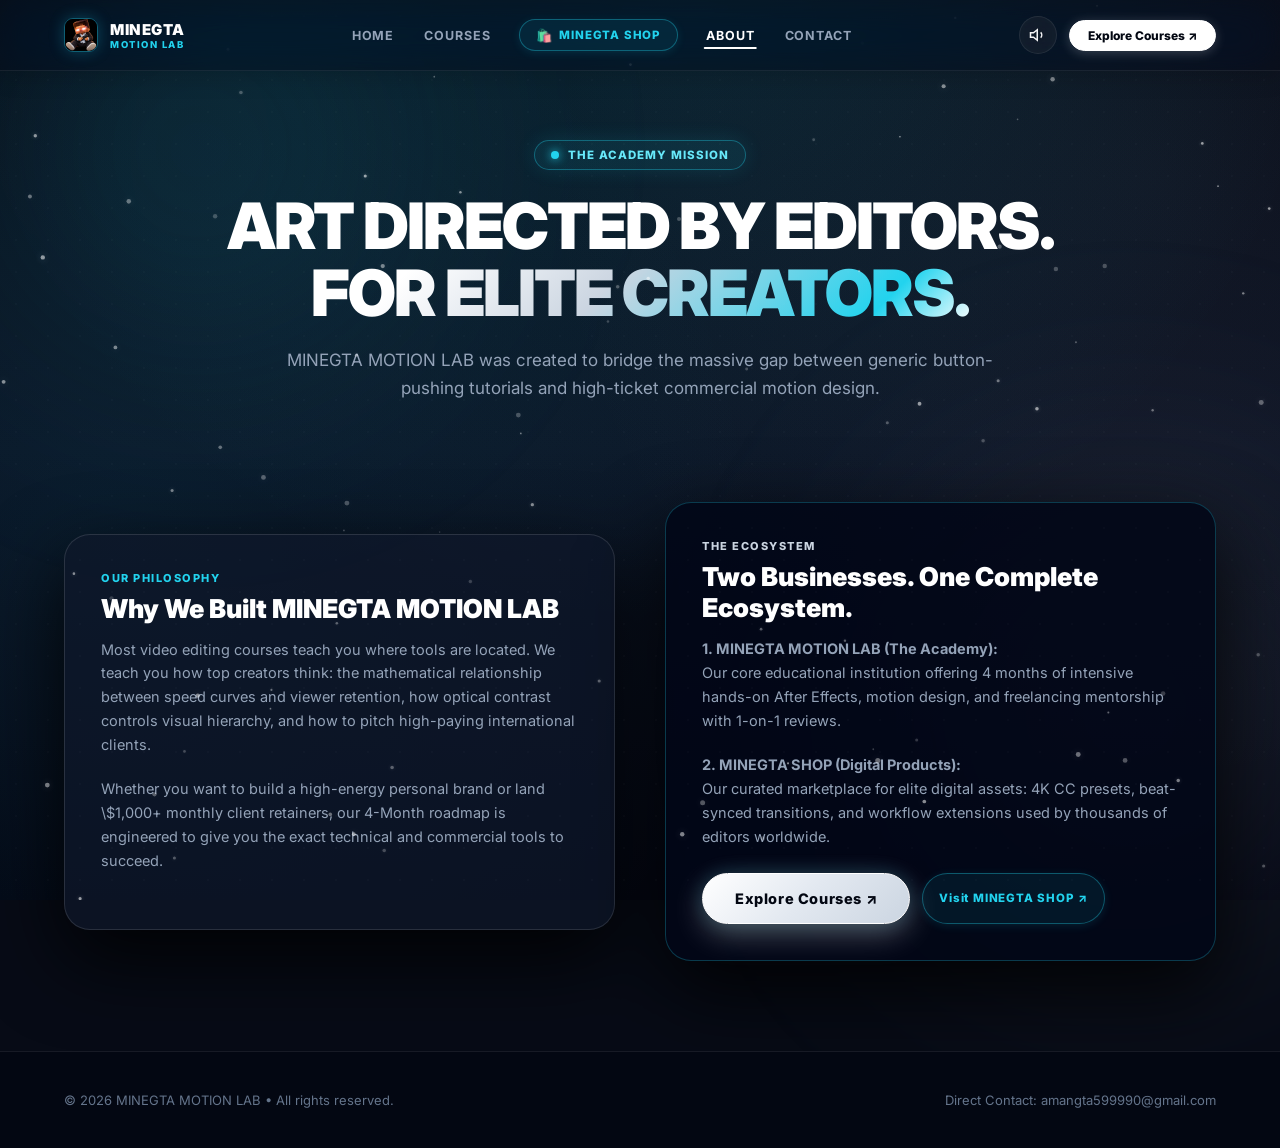
<file: about.html>
<!DOCTYPE html>
<html lang="en">
<head>
  <meta charset="UTF-8">
  <meta name="viewport" content="width=device-width, initial-scale=1.0">
  <title>About MINEGTA MOTION LAB — Creative Vision &amp; Mentorship</title>
  <meta name="description" content="Discover MINEGTA MOTION LAB: India's premier online creative academy for After Effects, Motion Graphics, and High-Ticket Freelance Mastery by Aman.">
  <link rel="icon" type="image/x-icon" href="images/favicon.ico">
  <link rel="icon" type="image/png" sizes="32x32" href="images/favicon-face-32x32.png">
  <link rel="icon" type="image/png" sizes="16x16" href="images/favicon-face-16x16.png">
  <link rel="apple-touch-icon" sizes="180x180" href="images/apple-touch-icon.png">

  <!-- Fonts & Stylesheet -->
  <link rel="preconnect" href="https://fonts.googleapis.com">
  <link rel="preconnect" href="https://fonts.gstatic.com" crossorigin>
  <link href="https://fonts.googleapis.com/css2?family=Inter:wght@300;400;500;600;700;800;900&family=JetBrains+Mono:wght@500;700;800&display=swap" rel="stylesheet">
  <link rel="stylesheet" href="style.css">
</head>
<body id="top">

  <!-- Reading Progress Bar -->
  <div class="progress" id="progress"></div>

  <!-- Ambient background canvas -->
  <canvas id="weatherCanvas" aria-hidden="true"></canvas>
  <div class="ambient-glow ambient-glow-1"></div>
  <div class="ambient-glow ambient-glow-2"></div>

  <!-- Navigation -->
  <nav class="nav" id="nav">
    <div class="nav-inner">
      <a class="nav-brand" href="index.html" aria-label="MINEGTA MOTION LAB Homepage">
        <img class="nav-brand-img" src="images/website-icon.png" alt="Icon" width="34" height="34">
        <div class="nav-brand-text">
          <span class="nav-brand-title">MINEGTA</span>
          <span class="nav-brand-sub">MOTION LAB</span>
        </div>
      </a>

      <div class="nav-menu-links" id="navLinks">
        <a href="index.html">HOME</a>
        <a href="courses.html">COURSES</a>
        <a href="shop.html" class="nav-shop-pill">
          <span class="shop-bag-icon">🛍️</span>
          <span>MINEGTA SHOP</span>
        </a>
        <a href="about.html" class="active">ABOUT</a>
        <a href="contact.html">CONTACT</a>
      </div>

      <div class="nav-actions">
        <button class="sound-toggle" id="soundToggle" title="Toggle audio" aria-label="Toggle Audio">
          <span class="sound-icon-container">
            <svg class="sound-svg sound-svg-active" viewBox="0 0 24 24" fill="none" stroke="currentColor" stroke-width="2"><polygon points="11 5 6 9 2 9 2 15 6 15 11 19 11 5"></polygon><path d="M15.54 8.46a5 5 0 0 1 0 7.07"></path></svg>
            <svg class="sound-svg sound-svg-muted" viewBox="0 0 24 24" fill="none" stroke="currentColor" stroke-width="2"><polygon points="11 5 6 9 2 9 2 15 6 15 11 19 11 5"></polygon><line x1="22" y1="9" x2="16" y2="15"></line></svg>
          </span>
        </button>
        <a class="nav-cta-btn" href="courses.html">Explore Courses ↗</a>
        <button class="menu" id="menu" aria-label="Toggle Menu">☰</button>
      </div>
    </div>
  </nav>

  <!-- About Hero -->
  <header class="academy-hero" style="min-height:auto; padding:140px 5% 50px 5%;">
    <div style="max-width:920px; margin:0 auto; text-align:center;">
      <div class="academy-eyebrow-badge">
        <span class="eyebrow-live-dot"></span>
        <span>THE ACADEMY MISSION</span>
      </div>
      <h1 class="academy-hero-title" style="font-size:clamp(36px, 5.5vw, 64px);">
        ART DIRECTED BY EDITORS.<br>
        <span class="academy-title-gradient">FOR ELITE CREATORS.</span>
      </h1>
      <p class="academy-hero-desc" style="max-width:760px; margin:0 auto 30px auto;">
        MINEGTA MOTION LAB was created to bridge the massive gap between generic button-pushing tutorials and high-ticket commercial motion design.
      </p>
    </div>
  </header>

  <main>
    <section class="academy-about-section" style="padding-top:20px;">
      <div class="about-split-grid">
        <div class="about-card-frame">
          <div style="font-size:11px; font-weight:800; color:#22d3ee; letter-spacing:1.5px; text-transform:uppercase; margin-bottom:8px;">OUR PHILOSOPHY</div>
          <h3>Why We Built MINEGTA MOTION LAB</h3>
          <p>
            Most video editing courses teach you where tools are located. We teach you how top creators think: the mathematical relationship between speed curves and viewer retention, how optical contrast controls visual hierarchy, and how to pitch high-paying international clients.
          </p>
          <p>
            Whether you want to build a high-energy personal brand or land \$1,000+ monthly client retainers, our 4-Month roadmap is engineered to give you the exact technical and commercial tools to succeed.
          </p>
        </div>

        <div class="about-card-frame" style="background:rgba(2,6,23,0.85); border-color:rgba(34,211,238,0.25);">
          <div style="font-size:11px; font-weight:800; color:#cbd5e1; letter-spacing:1.5px; text-transform:uppercase; margin-bottom:8px;">THE ECOSYSTEM</div>
          <h3>Two Businesses. One Complete Ecosystem.</h3>
          <p>
            <strong>1. MINEGTA MOTION LAB (The Academy):</strong><br>
            Our core educational institution offering 4 months of intensive hands-on After Effects, motion design, and freelancing mentorship with 1-on-1 reviews.
          </p>
          <p style="margin-top:14px;">
            <strong>2. MINEGTA SHOP (Digital Products):</strong><br>
            Our curated marketplace for elite digital assets: 4K CC presets, beat-synced transitions, and workflow extensions used by thousands of editors worldwide.
          </p>
          <div style="margin-top:24px; display:flex; gap:12px; flex-wrap:wrap;">
            <a class="btn-academy-primary" href="courses.html">Explore Courses ↗</a>
            <a class="nav-shop-pill" href="shop.html">Visit MINEGTA SHOP ↗</a>
          </div>
        </div>
      </div>
    </section>
  </main>

  <!-- Footer -->
  <footer>
    <div class="footer-in">
      <span>© 2026 MINEGTA MOTION LAB • All rights reserved.</span>
      <div class="footer-meta-wrap">
        <span>Direct Contact: amangta599990@gmail.com</span>
      </div>
    </div>
  </footer>

  <script src="script.js"></script>
</body>
</html>
</file>
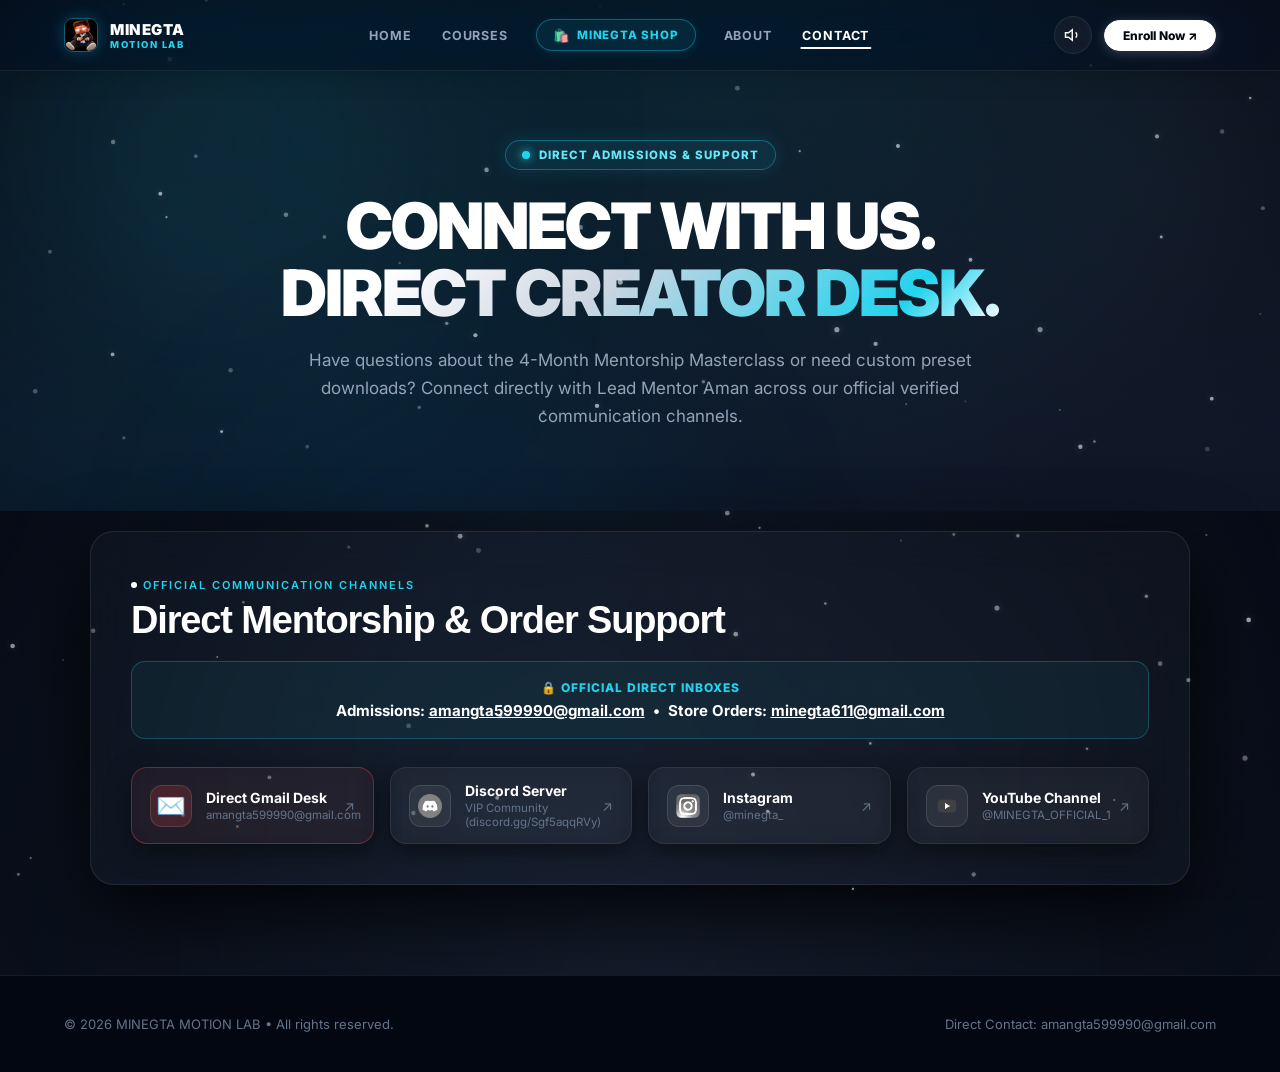
<file: contact.html>
<!DOCTYPE html>
<html lang="en">
<head>
  <meta charset="UTF-8">
  <meta name="viewport" content="width=device-width, initial-scale=1.0">
  <title>Contact &amp; Admissions — MINEGTA MOTION LAB</title>
  <meta name="description" content="Direct contact and admission desk for MINEGTA MOTION LAB & MINEGTA SHOP. Contact Lead Mentor Aman directly via Gmail or Discord.">
  <link rel="icon" type="image/x-icon" href="images/favicon.ico">
  <link rel="icon" type="image/png" sizes="32x32" href="images/favicon-face-32x32.png">
  <link rel="icon" type="image/png" sizes="16x16" href="images/favicon-face-16x16.png">
  <link rel="apple-touch-icon" sizes="180x180" href="images/apple-touch-icon.png">

  <!-- Fonts & Stylesheet -->
  <link rel="preconnect" href="https://fonts.googleapis.com">
  <link rel="preconnect" href="https://fonts.gstatic.com" crossorigin>
  <link href="https://fonts.googleapis.com/css2?family=Inter:wght@300;400;500;600;700;800;900&family=JetBrains+Mono:wght@500;700;800&display=swap" rel="stylesheet">
  <link rel="stylesheet" href="style.css">
</head>
<body id="top">

  <!-- Reading Progress Bar -->
  <div class="progress" id="progress"></div>

  <!-- Ambient background canvas -->
  <canvas id="weatherCanvas" aria-hidden="true"></canvas>
  <div class="ambient-glow ambient-glow-1"></div>
  <div class="ambient-glow ambient-glow-3"></div>

  <!-- Navigation -->
  <nav class="nav" id="nav">
    <div class="nav-inner">
      <a class="nav-brand" href="index.html" aria-label="MINEGTA MOTION LAB Homepage">
        <img class="nav-brand-img" src="images/website-icon.png" alt="Icon" width="34" height="34">
        <div class="nav-brand-text">
          <span class="nav-brand-title">MINEGTA</span>
          <span class="nav-brand-sub">MOTION LAB</span>
        </div>
      </a>

      <div class="nav-menu-links" id="navLinks">
        <a href="index.html">HOME</a>
        <a href="courses.html">COURSES</a>
        <a href="shop.html" class="nav-shop-pill">
          <span class="shop-bag-icon">🛍️</span>
          <span>MINEGTA SHOP</span>
        </a>
        <a href="about.html">ABOUT</a>
        <a href="contact.html" class="active">CONTACT</a>
      </div>

      <div class="nav-actions">
        <button class="sound-toggle" id="soundToggle" title="Toggle audio" aria-label="Toggle Audio">
          <span class="sound-icon-container">
            <svg class="sound-svg sound-svg-active" viewBox="0 0 24 24" fill="none" stroke="currentColor" stroke-width="2"><polygon points="11 5 6 9 2 9 2 15 6 15 11 19 11 5"></polygon><path d="M15.54 8.46a5 5 0 0 1 0 7.07"></path></svg>
            <svg class="sound-svg sound-svg-muted" viewBox="0 0 24 24" fill="none" stroke="currentColor" stroke-width="2"><polygon points="11 5 6 9 2 9 2 15 6 15 11 19 11 5"></polygon><line x1="22" y1="9" x2="16" y2="15"></line></svg>
          </span>
        </button>
        <a class="nav-cta-btn" href="courses.html#apply">Enroll Now ↗</a>
        <button class="menu" id="menu" aria-label="Toggle Menu">☰</button>
      </div>
    </div>
  </nav>

  <!-- Contact Hero -->
  <header class="academy-hero" style="min-height:auto; padding:140px 5% 50px 5%;">
    <div style="max-width:920px; margin:0 auto; text-align:center;">
      <div class="academy-eyebrow-badge">
        <span class="eyebrow-live-dot"></span>
        <span>DIRECT ADMISSIONS &amp; SUPPORT</span>
      </div>
      <h1 class="academy-hero-title" style="font-size:clamp(36px, 5.5vw, 64px);">
        CONNECT WITH US.<br>
        <span class="academy-title-gradient">DIRECT CREATOR DESK.</span>
      </h1>
      <p class="academy-hero-desc" style="max-width:760px; margin:0 auto 30px auto;">
        Have questions about the 4-Month Mentorship Masterclass or need custom preset downloads? Connect directly with Lead Mentor Aman across our official verified communication channels.
      </p>
    </div>
  </header>

  <main>
    <section class="academy-contact-section" style="padding-top:20px; padding-bottom:90px;">
      <div class="feature-box" style="max-width:1100px; margin:0 auto;">
        <div class="eyebrow" style="color:#22d3ee;">Official Communication Channels</div>
        <h3>Direct Mentorship &amp; Order Support</h3>
        
        <div style="margin:20px 0; padding:18px; border-radius:14px; background:rgba(34,211,238,0.06); border:1px solid rgba(34,211,238,0.25); text-align:center;">
          <div style="font-size:12px; font-weight:800; color:#22d3ee; letter-spacing:1px; text-transform:uppercase; margin-bottom:6px;">
            🔒 OFFICIAL DIRECT INBOXES
          </div>
          <div style="font-size:15px; color:#ffffff; font-weight:700;">
            Admissions: <a href="mailto:amangta599990@gmail.com" style="color:#ffffff; text-decoration:underline;">amangta599990@gmail.com</a>
            &nbsp;•&nbsp;
            Store Orders: <a href="mailto:minegta611@gmail.com" style="color:#ffffff; text-decoration:underline;">minegta611@gmail.com</a>
          </div>
        </div>

        <!-- Social Channels Grid -->
        <div class="socials-grid">
          <!-- Direct Gmail Desk -->
          <a class="social-btn" href="mailto:amangta599990@gmail.com?subject=Enquiry%20-%20MINEGTA%20MOTION%20LAB&body=Hello%20Aman,%0D%0A%0D%0AI%20have%20an%20enquiry%20regarding%20MINEGTA%20MOTION%20LAB%20Courses%20and%20Digital%20Products.%0D%0A%0D%0A[Please%20write%20your%20question%20here]" aria-label="Official Gmail Desk" style="border-color:rgba(239,68,68,0.4); background:rgba(239,68,68,0.06);">
            <div class="social-icon-wrapper" style="background:rgba(239,68,68,0.18); font-size:24px; display:flex; align-items:center; justify-content:center;">
              ✉️
            </div>
            <div class="social-info">
              <span class="social-name">Direct Gmail Desk</span>
              <span class="social-tag">amangta599990@gmail.com</span>
            </div>
            <span class="social-arrow">↗</span>
          </a>

          <!-- Discord VIP Community -->
          <a class="social-btn social-discord" href="https://discord.gg/Sgf5aqqRVy" target="_blank" rel="noopener noreferrer" aria-label="Official Discord">
            <div class="social-icon-wrapper">
              <img class="social-brand-img" src="images/icon-discord.png" alt="Discord Logo" width="32" height="32" loading="lazy">
            </div>
            <div class="social-info">
              <span class="social-name">Discord Server</span>
              <span class="social-tag">VIP Community (discord.gg/Sgf5aqqRVy)</span>
            </div>
            <span class="social-arrow">↗</span>
          </a>

          <!-- Instagram -->
          <a class="social-btn social-instagram" href="https://www.instagram.com/minegta_?stkn=MTVidTk5bm9mb25pbg==" target="_blank" rel="noopener noreferrer" aria-label="Official Instagram">
            <div class="social-icon-wrapper">
              <img class="social-brand-img" src="images/icon-instagram.png" alt="Instagram Logo" width="32" height="32" loading="lazy">
            </div>
            <div class="social-info">
              <span class="social-name">Instagram</span>
              <span class="social-tag">@minegta_</span>
            </div>
            <span class="social-arrow">↗</span>
          </a>

          <!-- YouTube -->
          <a class="social-btn social-youtube" href="https://www.youtube.com/@MINEGTA_OFFICIAL_1" target="_blank" rel="noopener noreferrer" aria-label="Official YouTube">
            <div class="social-icon-wrapper">
              <img class="social-brand-img" src="images/icon-youtube.png" alt="YouTube Logo" width="32" height="32" loading="lazy">
            </div>
            <div class="social-info">
              <span class="social-name">YouTube Channel</span>
              <span class="social-tag">@MINEGTA_OFFICIAL_1</span>
            </div>
            <span class="social-arrow">↗</span>
          </a>
        </div>
      </div>
    </section>
  </main>

  <!-- Footer -->
  <footer>
    <div class="footer-in">
      <span>© 2026 MINEGTA MOTION LAB • All rights reserved.</span>
      <div class="footer-meta-wrap">
        <span>Direct Contact: amangta599990@gmail.com</span>
      </div>
    </div>
  </footer>

  <script src="script.js"></script>
</body>
</html>
</file>
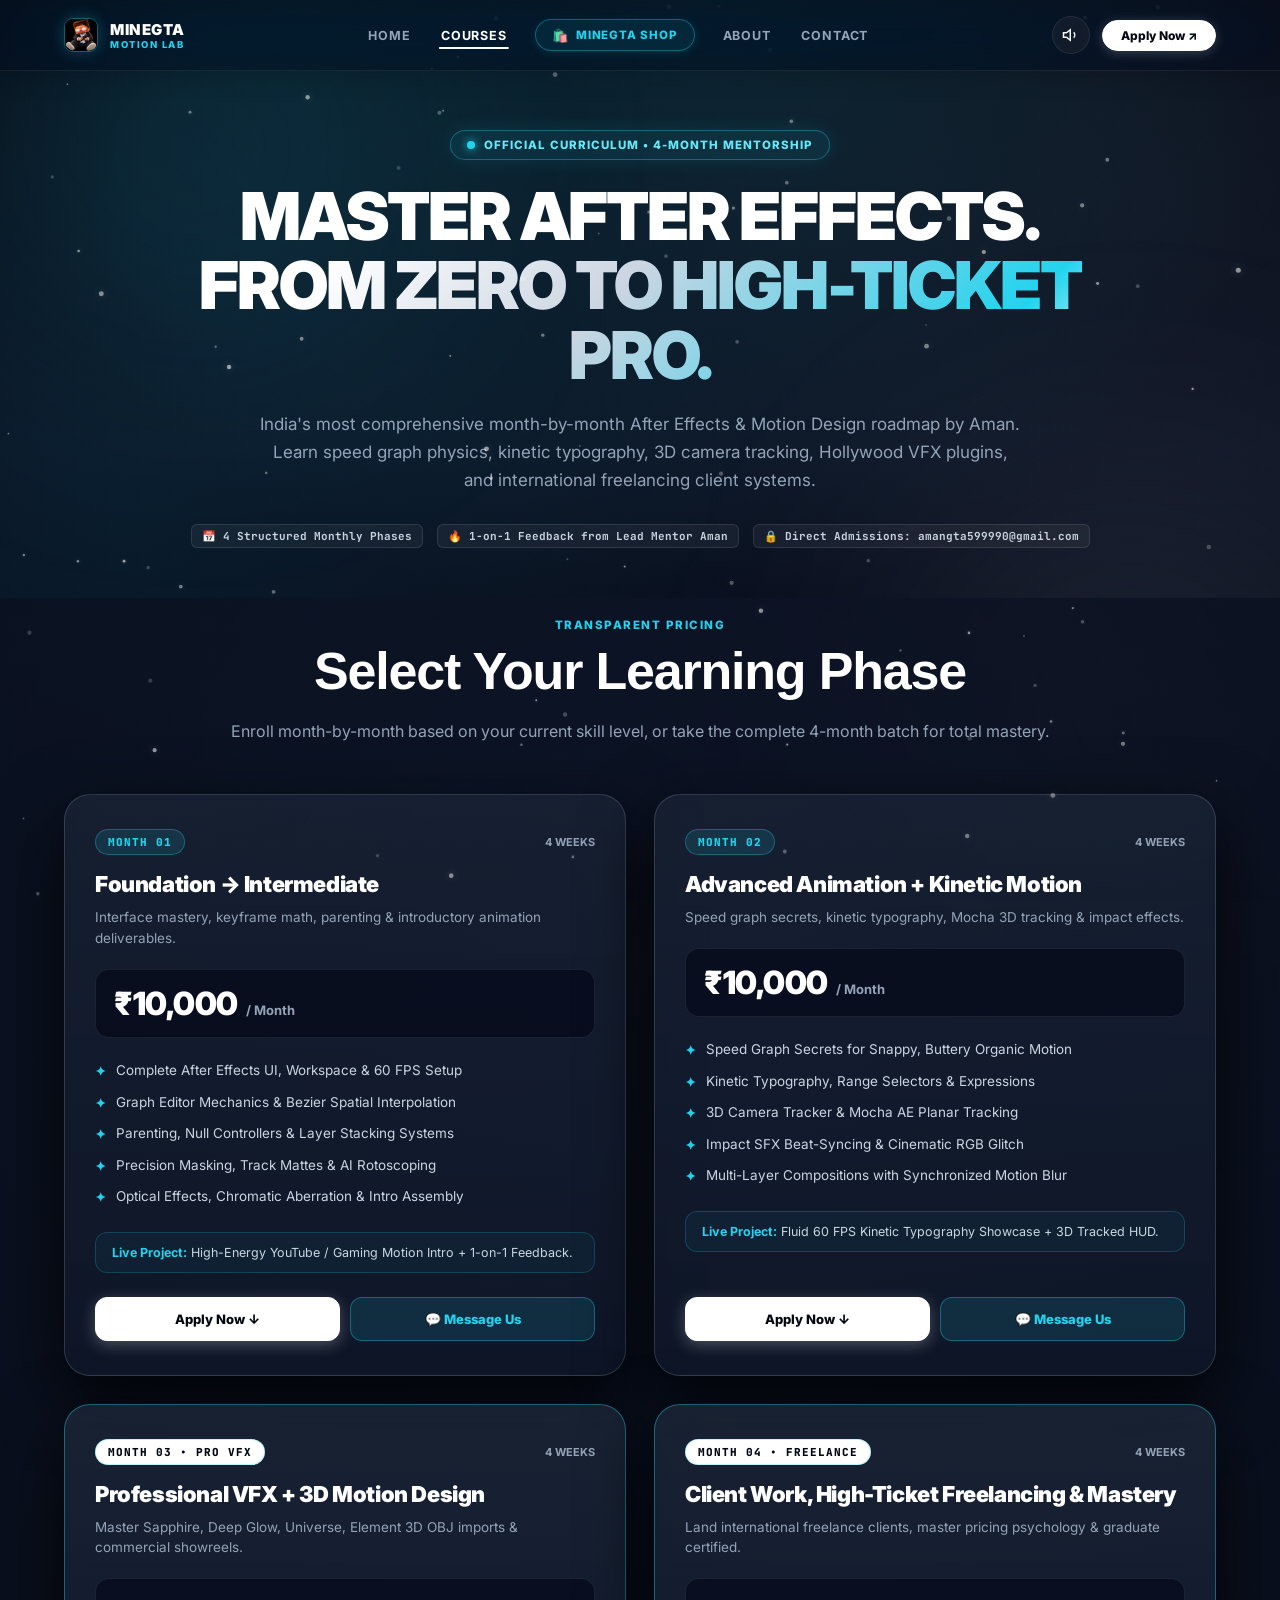
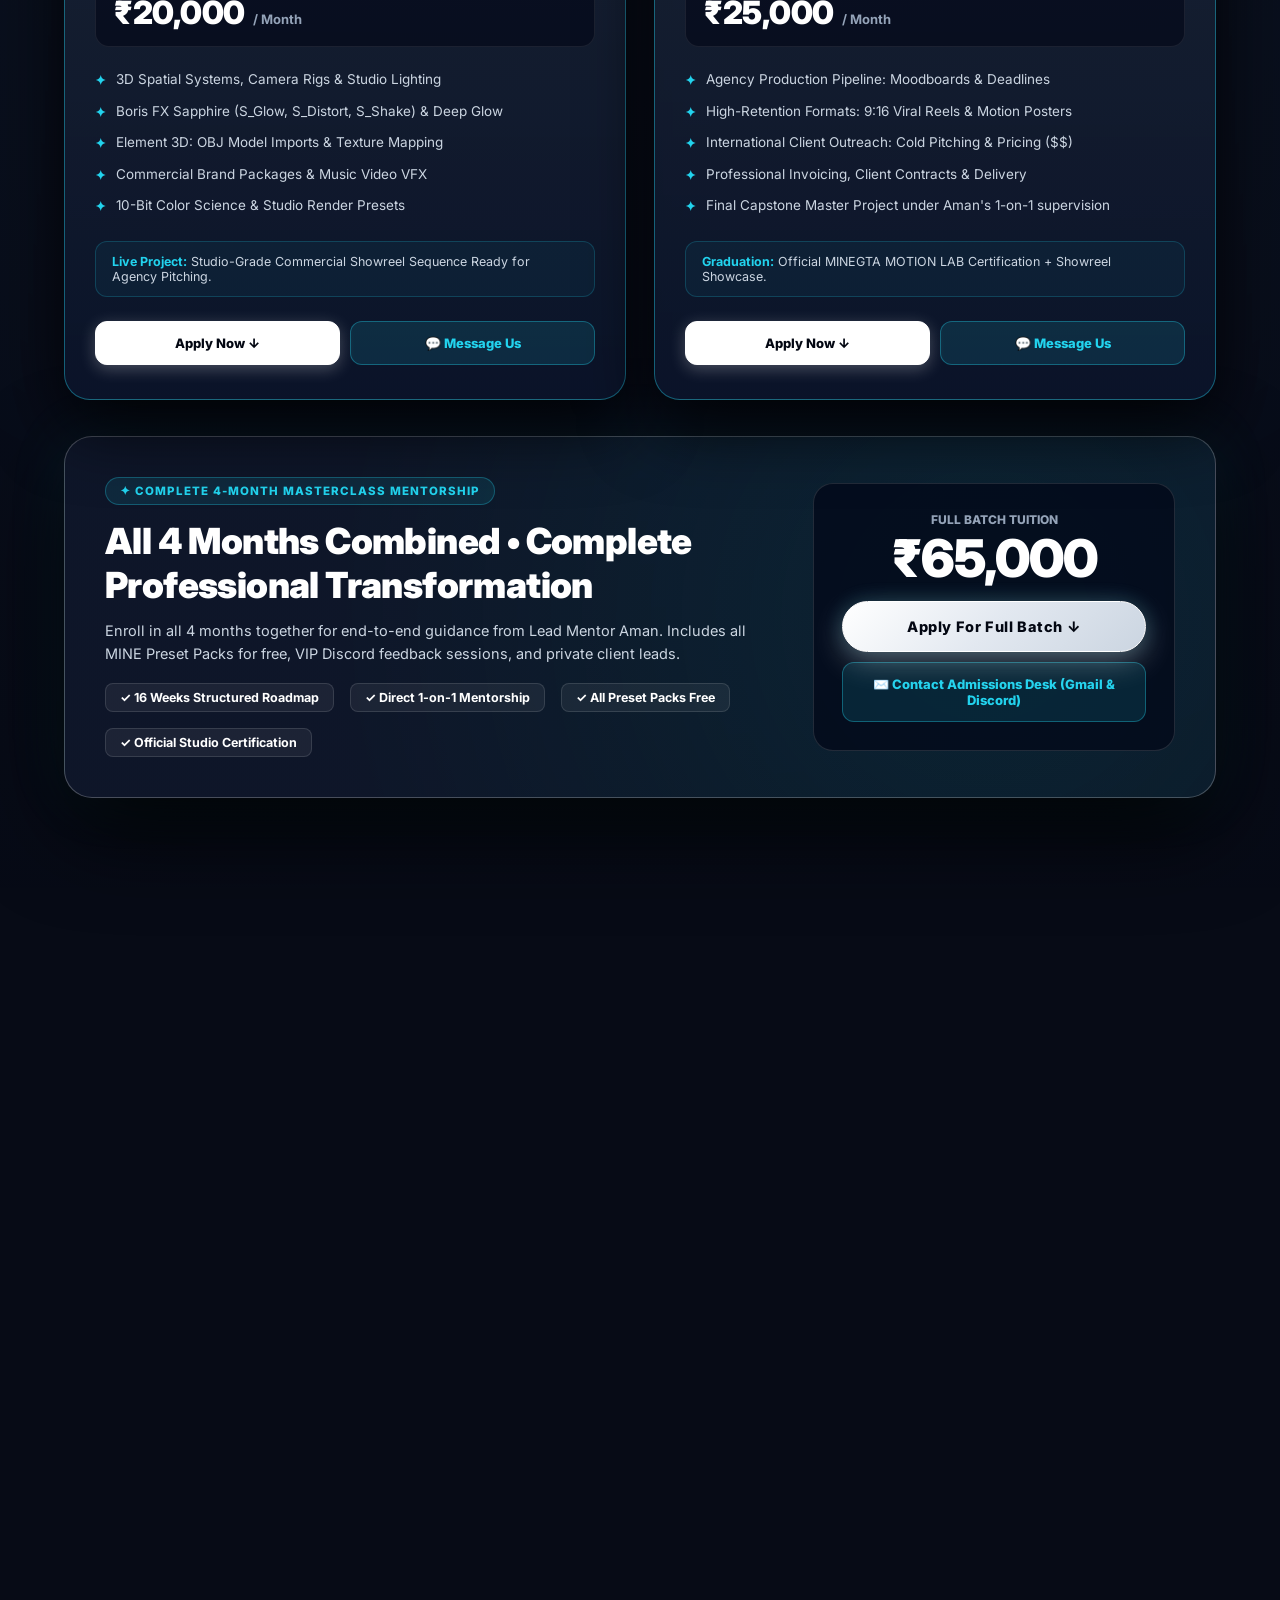
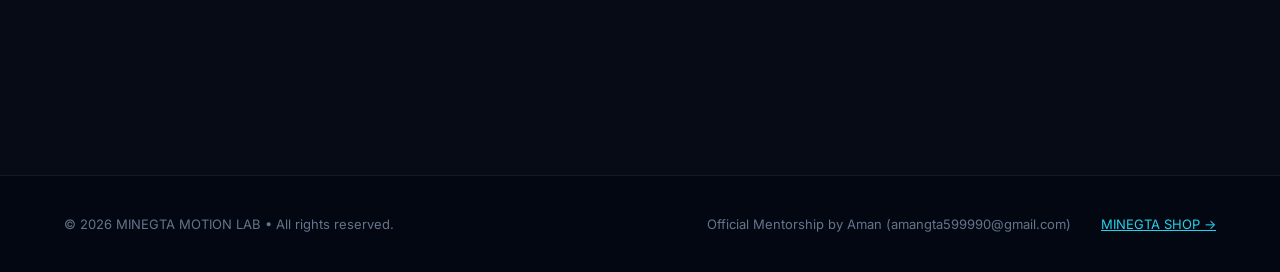
<file: course.html>
<!DOCTYPE html>
<html lang="en">
<head>
  <meta charset="UTF-8">
  <meta name="viewport" content="width=device-width, initial-scale=1.0">
  <title>Courses &amp; Curriculum — MINEGTA MOTION LAB | 4-Month Mentorship Masterclass</title>
  <meta name="description" content="Explore all courses, month-by-month curriculum, learning outcomes, and transparent tuition fees at MINEGTA MOTION LAB. Master After Effects & Motion Design.">
  <link rel="icon" type="image/x-icon" href="images/favicon.ico">
  <link rel="icon" type="image/png" sizes="32x32" href="images/favicon-face-32x32.png">
  <link rel="icon" type="image/png" sizes="16x16" href="images/favicon-face-16x16.png">
  <link rel="apple-touch-icon" sizes="180x180" href="images/apple-touch-icon.png">
  <meta property="og:title" content="Courses &amp; Curriculum — MINEGTA MOTION LAB">
  <meta property="og:description" content="Explore India's premier 4-Month After Effects &amp; Motion Design roadmap with transparent month-by-month tuition fees.">
  <meta property="og:type" content="website">
  <meta property="og:image" content="images/website-icon.png">

  <!-- Schema.org Course Schema -->
  <script type="application/ld+json">
  {
    "@context": "https://schema.org",
    "@type": "Course",
    "name": "MINEGTA MOTION LAB 4-Month Mentorship Masterclass",
    "description": "Comprehensive month-by-month After Effects & Motion Design roadmap by Aman. Learn speed graph physics, kinetic typography, 3D camera tracking, Hollywood VFX plugins, and international freelancing client systems.",
    "provider": {
      "@type": "Organization",
      "name": "MINEGTA MOTION LAB",
      "sameAs": "https://www.minegta.shop/"
    },
    "offers": [
      { "@type": "Offer", "name": "Month 01: Foundation → Intermediate", "price": "10000", "priceCurrency": "INR" },
      { "@type": "Offer", "name": "Month 02: Advanced Animation + Kinetic Motion", "price": "10000", "priceCurrency": "INR" },
      { "@type": "Offer", "name": "Month 03: Professional VFX + 3D Motion Design", "price": "20000", "priceCurrency": "INR" },
      { "@type": "Offer", "name": "Month 04: Client Work, High-Ticket Freelancing & Mastery", "price": "25000", "priceCurrency": "INR" },
      { "@type": "Offer", "name": "Complete 4-Month Masterclass Mentorship Bundle", "price": "65000", "priceCurrency": "INR" }
    ]
  }
  </script>

  <!-- Fonts & Stylesheet -->
  <link rel="preconnect" href="https://fonts.googleapis.com">
  <link rel="preconnect" href="https://fonts.gstatic.com" crossorigin>
  <link href="https://fonts.googleapis.com/css2?family=Inter:wght@300;400;500;600;700;800;900&family=JetBrains+Mono:wght@500;700;800&display=swap" rel="stylesheet">
  <link rel="stylesheet" href="style.css">
</head>
<body id="top">

  <!-- Reading Progress Bar -->
  <div class="progress" id="progress"></div>

  <!-- Ambient background canvas -->
  <canvas id="weatherCanvas" aria-hidden="true"></canvas>
  <div class="ambient-glow ambient-glow-1"></div>
  <div class="ambient-glow ambient-glow-2"></div>

  <!-- Navigation -->
  <nav class="nav" id="nav">
    <div class="nav-inner">
      <a class="nav-brand" href="index.html" aria-label="MINEGTA MOTION LAB Homepage">
        <img class="nav-brand-img" src="images/website-icon.png" alt="Icon" width="34" height="34">
        <div class="nav-brand-text">
          <span class="nav-brand-title">MINEGTA</span>
          <span class="nav-brand-sub">MOTION LAB</span>
        </div>
      </a>

      <div class="nav-menu-links" id="navLinks">
        <a href="index.html">HOME</a>
        <a href="courses.html" class="active">COURSES</a>
        <a href="shop.html" class="nav-shop-pill">
          <span class="shop-bag-icon">🛍️</span>
          <span>MINEGTA SHOP</span>
        </a>
        <a href="about.html">ABOUT</a>
        <a href="contact.html">CONTACT</a>
      </div>

      <div class="nav-actions">
        <button class="sound-toggle" id="soundToggle" title="Toggle audio" aria-label="Toggle Audio">
          <span class="sound-icon-container">
            <svg class="sound-svg sound-svg-active" viewBox="0 0 24 24" fill="none" stroke="currentColor" stroke-width="2"><polygon points="11 5 6 9 2 9 2 15 6 15 11 19 11 5"></polygon><path d="M15.54 8.46a5 5 0 0 1 0 7.07"></path></svg>
            <svg class="sound-svg sound-svg-muted" viewBox="0 0 24 24" fill="none" stroke="currentColor" stroke-width="2"><polygon points="11 5 6 9 2 9 2 15 6 15 11 19 11 5"></polygon><line x1="22" y1="9" x2="16" y2="15"></line></svg>
          </span>
        </button>
        <a class="nav-cta-btn" href="#apply">Apply Now ↗</a>
        <button class="menu" id="menu" aria-label="Toggle Menu">☰</button>
      </div>
    </div>
  </nav>

  <!-- Courses Hero Section -->
  <header class="academy-hero" style="min-height:auto; padding:130px 5% 50px 5%;">
    <div style="max-width:920px; margin:0 auto; text-align:center;">
      <div class="academy-eyebrow-badge">
        <span class="eyebrow-live-dot"></span>
        <span>OFFICIAL CURRICULUM • 4-MONTH MENTORSHIP</span>
      </div>
      <h1 class="academy-hero-title" style="font-size:clamp(36px, 5.5vw, 66px);">
        MASTER AFTER EFFECTS.<br>
        <span class="academy-title-gradient">FROM ZERO TO HIGH-TICKET PRO.</span>
      </h1>
      <p class="academy-hero-desc" style="max-width:760px; margin:0 auto 30px auto;">
        India's most comprehensive month-by-month After Effects &amp; Motion Design roadmap by Aman. Learn speed graph physics, kinetic typography, 3D camera tracking, Hollywood VFX plugins, and international freelancing client systems.
      </p>
      <div style="display:flex; justify-content:center; gap:14px; flex-wrap:wrap;">
        <span class="skill-tag">📅 4 Structured Monthly Phases</span>
        <span class="skill-tag">🔥 1-on-1 Feedback from Lead Mentor Aman</span>
        <span class="skill-tag">🔒 Direct Admissions: amangta599990@gmail.com</span>
      </div>
    </div>
  </header>

  <main>
    <!-- Month-By-Month Showcase -->
    <section class="academy-courses-section" style="padding-top:20px;">
      <div class="academy-section-head">
        <div class="section-eyebrow">Transparent Pricing</div>
        <h2>Select Your Learning Phase</h2>
        <p>Enroll month-by-month based on your current skill level, or take the complete 4-month batch for total mastery.</p>
      </div>

      <div class="courses-showcase-grid">
        <!-- Month 01 -->
        <div class="course-card-premium" id="m1">
          <div>
            <div class="course-card-top">
              <span class="course-month-pill">MONTH 01</span>
              <span class="course-duration-pill">4 WEEKS</span>
            </div>
            <h3 class="course-card-title">Foundation → Intermediate</h3>
            <p class="course-card-tagline">Interface mastery, keyframe math, parenting &amp; introductory animation deliverables.</p>
            <div class="course-price-wrap">
              <span class="course-price-val">₹10,000</span>
              <span class="course-price-term">/ Month</span>
            </div>
            <ul class="course-syllabus-list">
              <li>Complete After Effects UI, Workspace &amp; 60 FPS Setup</li>
              <li>Graph Editor Mechanics &amp; Bezier Spatial Interpolation</li>
              <li>Parenting, Null Controllers &amp; Layer Stacking Systems</li>
              <li>Precision Masking, Track Mattes &amp; AI Rotoscoping</li>
              <li>Optical Effects, Chromatic Aberration &amp; Intro Assembly</li>
            </ul>
            <div class="course-live-project-box">
              <strong>Live Project:</strong> High-Energy YouTube / Gaming Motion Intro + 1-on-1 Feedback.
            </div>
          </div>
          <div class="course-card-actions">
            <button type="button" class="btn-course-enroll" onclick="selectCourseMonth('Month 01: Foundation → Intermediate (₹10,000)')">Apply Now ↓</button>
            <button type="button" class="btn-course-message" onclick="openCourseContactModal('Month 01: Foundation → Intermediate', 10000)">💬 Message Us</button>
          </div>
        </div>

        <!-- Month 02 -->
        <div class="course-card-premium" id="m2">
          <div>
            <div class="course-card-top">
              <span class="course-month-pill">MONTH 02</span>
              <span class="course-duration-pill">4 WEEKS</span>
            </div>
            <h3 class="course-card-title">Advanced Animation + Kinetic Motion</h3>
            <p class="course-card-tagline">Speed graph secrets, kinetic typography, Mocha 3D tracking &amp; impact effects.</p>
            <div class="course-price-wrap">
              <span class="course-price-val">₹10,000</span>
              <span class="course-price-term">/ Month</span>
            </div>
            <ul class="course-syllabus-list">
              <li>Speed Graph Secrets for Snappy, Buttery Organic Motion</li>
              <li>Kinetic Typography, Range Selectors &amp; Expressions</li>
              <li>3D Camera Tracker &amp; Mocha AE Planar Tracking</li>
              <li>Impact SFX Beat-Syncing &amp; Cinematic RGB Glitch</li>
              <li>Multi-Layer Compositions with Synchronized Motion Blur</li>
            </ul>
            <div class="course-live-project-box">
              <strong>Live Project:</strong> Fluid 60 FPS Kinetic Typography Showcase + 3D Tracked HUD.
            </div>
          </div>
          <div class="course-card-actions">
            <button type="button" class="btn-course-enroll" onclick="selectCourseMonth('Month 02: Advanced Animation + Kinetic Motion (₹10,000)')">Apply Now ↓</button>
            <button type="button" class="btn-course-message" onclick="openCourseContactModal('Month 02: Advanced Animation + Kinetic Motion', 10000)">💬 Message Us</button>
          </div>
        </div>

        <!-- Month 03 -->
        <div class="course-card-premium featured" id="m3">
          <div>
            <div class="course-card-top">
              <span class="course-month-pill" style="background:#ffffff; color:#030712;">MONTH 03 • PRO VFX</span>
              <span class="course-duration-pill">4 WEEKS</span>
            </div>
            <h3 class="course-card-title">Professional VFX + 3D Motion Design</h3>
            <p class="course-card-tagline">Master Sapphire, Deep Glow, Universe, Element 3D OBJ imports &amp; commercial showreels.</p>
            <div class="course-price-wrap">
              <span class="course-price-val">₹20,000</span>
              <span class="course-price-term">/ Month</span>
            </div>
            <ul class="course-syllabus-list">
              <li>3D Spatial Systems, Camera Rigs &amp; Studio Lighting</li>
              <li>Boris FX Sapphire (S_Glow, S_Distort, S_Shake) &amp; Deep Glow</li>
              <li>Element 3D: OBJ Model Imports &amp; Texture Mapping</li>
              <li>Commercial Brand Packages &amp; Music Video VFX</li>
              <li>10-Bit Color Science &amp; Studio Render Presets</li>
            </ul>
            <div class="course-live-project-box">
              <strong>Live Project:</strong> Studio-Grade Commercial Showreel Sequence Ready for Agency Pitching.
            </div>
          </div>
          <div class="course-card-actions">
            <button type="button" class="btn-course-enroll" onclick="selectCourseMonth('Month 03: Professional VFX + 3D Motion Design (₹20,000)')">Apply Now ↓</button>
            <button type="button" class="btn-course-message" onclick="openCourseContactModal('Month 03: Professional VFX + 3D Motion Design', 20000)">💬 Message Us</button>
          </div>
        </div>

        <!-- Month 04 -->
        <div class="course-card-premium featured" id="m4">
          <div>
            <div class="course-card-top">
              <span class="course-month-pill" style="background:#ffffff; color:#030712;">MONTH 04 • FREELANCE</span>
              <span class="course-duration-pill">4 WEEKS</span>
            </div>
            <h3 class="course-card-title">Client Work, High-Ticket Freelancing &amp; Mastery</h3>
            <p class="course-card-tagline">Land international freelance clients, master pricing psychology &amp; graduate certified.</p>
            <div class="course-price-wrap">
              <span class="course-price-val">₹25,000</span>
              <span class="course-price-term">/ Month</span>
            </div>
            <ul class="course-syllabus-list">
              <li>Agency Production Pipeline: Moodboards &amp; Deadlines</li>
              <li>High-Retention Formats: 9:16 Viral Reels &amp; Motion Posters</li>
              <li>International Client Outreach: Cold Pitching &amp; Pricing ($$)</li>
              <li>Professional Invoicing, Client Contracts &amp; Delivery</li>
              <li>Final Capstone Master Project under Aman's 1-on-1 supervision</li>
            </ul>
            <div class="course-live-project-box">
              <strong>Graduation:</strong> Official MINEGTA MOTION LAB Certification + Showreel Showcase.
            </div>
          </div>
          <div class="course-card-actions">
            <button type="button" class="btn-course-enroll" onclick="selectCourseMonth('Month 04: Client Work, High-Ticket Freelancing & Mastery (₹25,000)')">Apply Now ↓</button>
            <button type="button" class="btn-course-message" onclick="openCourseContactModal('Month 04: Client Work & High-Ticket Freelancing', 25000)">💬 Message Us</button>
          </div>
        </div>
      </div>

      <!-- Master Bundle Banner -->
      <div class="master-bundle-card">
        <div class="bundle-info-side">
          <span class="bundle-badge">✦ Complete 4-Month Masterclass Mentorship</span>
          <h3>All 4 Months Combined • Complete Professional Transformation</h3>
          <p>
            Enroll in all 4 months together for end-to-end guidance from Lead Mentor Aman. Includes all MINE Preset Packs for free, VIP Discord feedback sessions, and private client leads.
          </p>
          <div class="bundle-perks-list">
            <span class="bundle-perk-item">✓ 16 Weeks Structured Roadmap</span>
            <span class="bundle-perk-item">✓ Direct 1-on-1 Mentorship</span>
            <span class="bundle-perk-item">✓ All Preset Packs Free</span>
            <span class="bundle-perk-item">✓ Official Studio Certification</span>
          </div>
        </div>
        <div class="bundle-pricing-side">
          <span style="font-size:12px; font-weight:800; text-transform:uppercase; color:#94a3b8;">FULL BATCH TUITION</span>
          <div class="bundle-price-tag">₹65,000</div>
          <div class="bundle-actions-stack">
            <button type="button" class="btn-academy-primary" style="width:100%;" onclick="selectCourseMonth('Complete 4-Month Masterclass (₹65,000)')">Apply For Full Batch ↓</button>
            <button type="button" class="btn-course-message" style="width:100%;" onclick="openCourseContactModal('Complete 4-Month Masterclass Mentorship', 65000)">✉️ Contact Admissions Desk (Gmail &amp; Discord)</button>
          </div>
        </div>
      </div>
    </section>

    <!-- Application Form Section -->
    <section class="section reveal" id="apply" style="padding:40px 5% 80px 5%;">
      <div class="gta-apply-box">
        <div class="gta-apply-header">
          <span class="apply-eyebrow">LIMITED BATCH ADMISSIONS</span>
          <h2 class="apply-heading">Apply For MINEGTA MOTION LAB Mentorship</h2>
          <p class="apply-sub">
            Fill out your details below. Your personal application will be delivered directly to Lead Mentor Aman at 
            <strong style="color:#ffffff;">amangta599990@gmail.com</strong>. We review every profile and respond within 24 hours.
          </p>
          <div class="locked-inbox-badge">
            <span>🔒 Direct Admission Inbox:</span>
            <code>amangta599990@gmail.com</code>
            <span style="font-size:10px; color:#a1a1aa;">(Locked &amp; Verified)</span>
          </div>
        </div>

        <form class="gta-apply-form" id="courseApplyForm" novalidate>
          <div class="gta-form-grid">
            <div class="gta-form-group">
              <label for="applyName" class="gta-label">Student Full Name <span class="req">*</span></label>
              <div class="gta-input-wrap">
                <input type="text" id="applyName" name="name" class="gta-input" placeholder="e.g. Aman Sharma" required autocomplete="name">
              </div>
            </div>

            <div class="gta-form-group">
              <label for="applyAddress" class="gta-label">Full Address / City &amp; State <span class="req">*</span></label>
              <div class="gta-input-wrap">
                <input type="text" id="applyAddress" name="address" class="gta-input" placeholder="e.g. Delhi / Mumbai, Maharashtra" required autocomplete="street-address">
              </div>
            </div>

            <div class="gta-form-group">
              <label for="applyEmail" class="gta-label">Your Personal Gmail Address <span class="req">*</span></label>
              <div class="gta-input-wrap">
                <input type="email" id="applyEmail" name="email" class="gta-input" placeholder="yourname@gmail.com" required autocomplete="email">
              </div>
              <span class="field-hint">★ Sent directly from your email to amangta599990@gmail.com</span>
            </div>

            <div class="gta-form-group">
              <label for="applyPhone" class="gta-label">Contact / Phone Number <span class="req">*</span></label>
              <div class="gta-input-wrap">
                <input type="tel" id="applyPhone" name="phone" class="gta-input" placeholder="+91 98765 43210" required autocomplete="tel">
              </div>
            </div>

            <div class="gta-form-group">
              <label for="applyCourse" class="gta-label">Select Course Program / Month <span class="req">*</span></label>
              <div class="gta-input-wrap">
                <select id="applyCourse" name="course" class="gta-select">
                  <option value="Month 01: Foundation → Intermediate (₹10,000)">Month 01: Foundation → Intermediate (₹10,000)</option>
                  <option value="Month 02: Advanced Animation + Kinetic Motion (₹10,000)">Month 02: Advanced Animation + Kinetic Motion (₹10,000)</option>
                  <option value="Month 03: Professional VFX + 3D Motion Design (₹20,000)">Month 03: Professional VFX + 3D Motion Design (₹20,000)</option>
                  <option value="Month 04: Client Work, High-Ticket Freelancing &amp; Mastery (₹25,000)">Month 04: Client Work, High-Ticket Freelancing &amp; Mastery (₹25,000)</option>
                  <option value="Complete 4-Month Masterclass (₹65,000)" selected>Complete 4-Month Masterclass (₹65,000)</option>
                </select>
              </div>
            </div>

            <div class="gta-form-group">
              <label for="applyLevel" class="gta-label">Current Experience Level</label>
              <div class="gta-input-wrap">
                <select id="applyLevel" name="level" class="gta-select">
                  <option value="Beginner (Starting fresh)">Beginner (Starting fresh)</option>
                  <option value="Intermediate (Know basics, want pro motion graphics)" selected>Intermediate (Know basics, want pro motion graphics)</option>
                  <option value="Advanced (Ready for high-paying client work)">Advanced (Ready for high-paying client work)</option>
                </select>
              </div>
            </div>

            <div class="gta-form-group full-width">
              <label for="applyNotes" class="gta-label">What is your primary goal from this course? (Optional)</label>
              <textarea id="applyNotes" name="notes" class="gta-textarea" rows="3" placeholder="e.g. Master speed curves, 3D tracking, Sapphire VFX, and land international freelance clients..."></textarea>
            </div>
          </div>

          <div class="gta-form-actions">
            <button type="submit" class="gta-submit-btn animated-submit-btn" id="btnCourseSubmit">
              <span class="btn-shimmer-sweep"></span>
              <span class="btn-glow-pulse"></span>
              <span class="btn-content-wrap">
                <span class="btn-dot-live"></span>
                <span class="btn-text">✦ Submit Academy Application</span>
                <span class="btn-arrow-anim">↗</span>
              </span>
              <span class="btn-spinner" id="courseSpinner" style="display:none;"></span>
            </button>
          </div>

          <div class="gta-form-status" id="courseFormStatus" style="display:none;"></div>
        </form>
      </div>
    </section>
  </main>

  <!-- Modal: Course Contact & VIP Admission -->
  <div class="modal" id="modal" role="dialog" aria-modal="true" aria-label="Course Admissions Desk">
    <div class="modal-box modal-box-vip">
      <button class="modal-close" id="close" aria-label="Close Modal">×</button>
      <div class="eyebrow" style="color:#22d3ee; letter-spacing:2px; font-weight:800;">⚡ MINEGTA MOTION LAB • ADMISSIONS DESK</div>
      <h3 style="margin-top:6px; font-size:26px; font-weight:900;">Direct Enrollment &amp; Enquiries</h3>
      <p class="modal-sub" style="margin-bottom:18px;">Direct batch seat reservation with 1-on-1 creator onboarding.</p>
      
      <div class="vip-item-banner">
        <div class="vip-item-name" id="productName">Select Course Program</div>
        <div class="vip-item-price-tag">
          <span class="vip-price-lbl">Tuition Fee</span>
          <span class="vip-price-val" id="payAmount">₹0</span>
        </div>
      </div>

      <div class="vip-actions-container">
        <!-- Direct Gmail (Primary Channel) -->
        <a class="btn-vip-gmail" id="btnModalGmail" href="mailto:amangta599990@gmail.com" style="background:linear-gradient(135deg, #dc2626 0%, #b91c1c 100%); border-color:#f87171; box-shadow:0 4px 20px rgba(220,38,38,0.35);">
          <span class="btn-shine"></span>
          <span class="btn-icon">✉️</span>
          <div class="btn-txt-wrap">
            <span class="btn-txt-main">Message Directly on Gmail ↗</span>
            <span class="btn-txt-sub">amangta599990@gmail.com • Auto-prepares enquiry</span>
          </div>
        </a>

        <!-- Discord -->
        <a class="btn-vip-discord" id="btnModalDiscord" href="https://discord.gg/Sgf5aqqRVy" target="_blank" rel="noopener noreferrer">
          <span class="btn-shine"></span>
          <span class="btn-icon">🎮</span>
          <div class="btn-txt-wrap">
            <span class="btn-txt-main">Enroll via Official Discord ↗</span>
            <span class="btn-txt-sub">Join Discord Server (discord.gg/Sgf5aqqRVy) • Instant Onboarding</span>
          </div>
        </a>

        <button type="button" class="btn-vip-copy" id="copyBtn">
          <span>📋</span> Copy Contact Email (amangta599990@gmail.com)
        </button>
      </div>

      <div class="vip-security-footer">
        🔒 <b>Official MINEGTA MOTION LAB Mentorship:</b> 1-on-1 direct guidance under Lead Mentor Aman. Certification &amp; VIP community included.
      </div>
    </div>
  </div>

  <div class="toast-container" id="toastContainer"></div>

  <!-- Footer -->
  <footer>
    <div class="footer-in">
      <span>© 2026 MINEGTA MOTION LAB • All rights reserved.</span>
      <div class="footer-meta-wrap">
        <span>Official Mentorship by Aman (amangta599990@gmail.com)</span>
        <a href="shop.html" style="color:#22d3ee; margin-left:14px; text-decoration:underline;">MINEGTA SHOP &rarr;</a>
      </div>
    </div>
  </footer>

  <script src="script.js"></script>
</body>
</html>
</file>
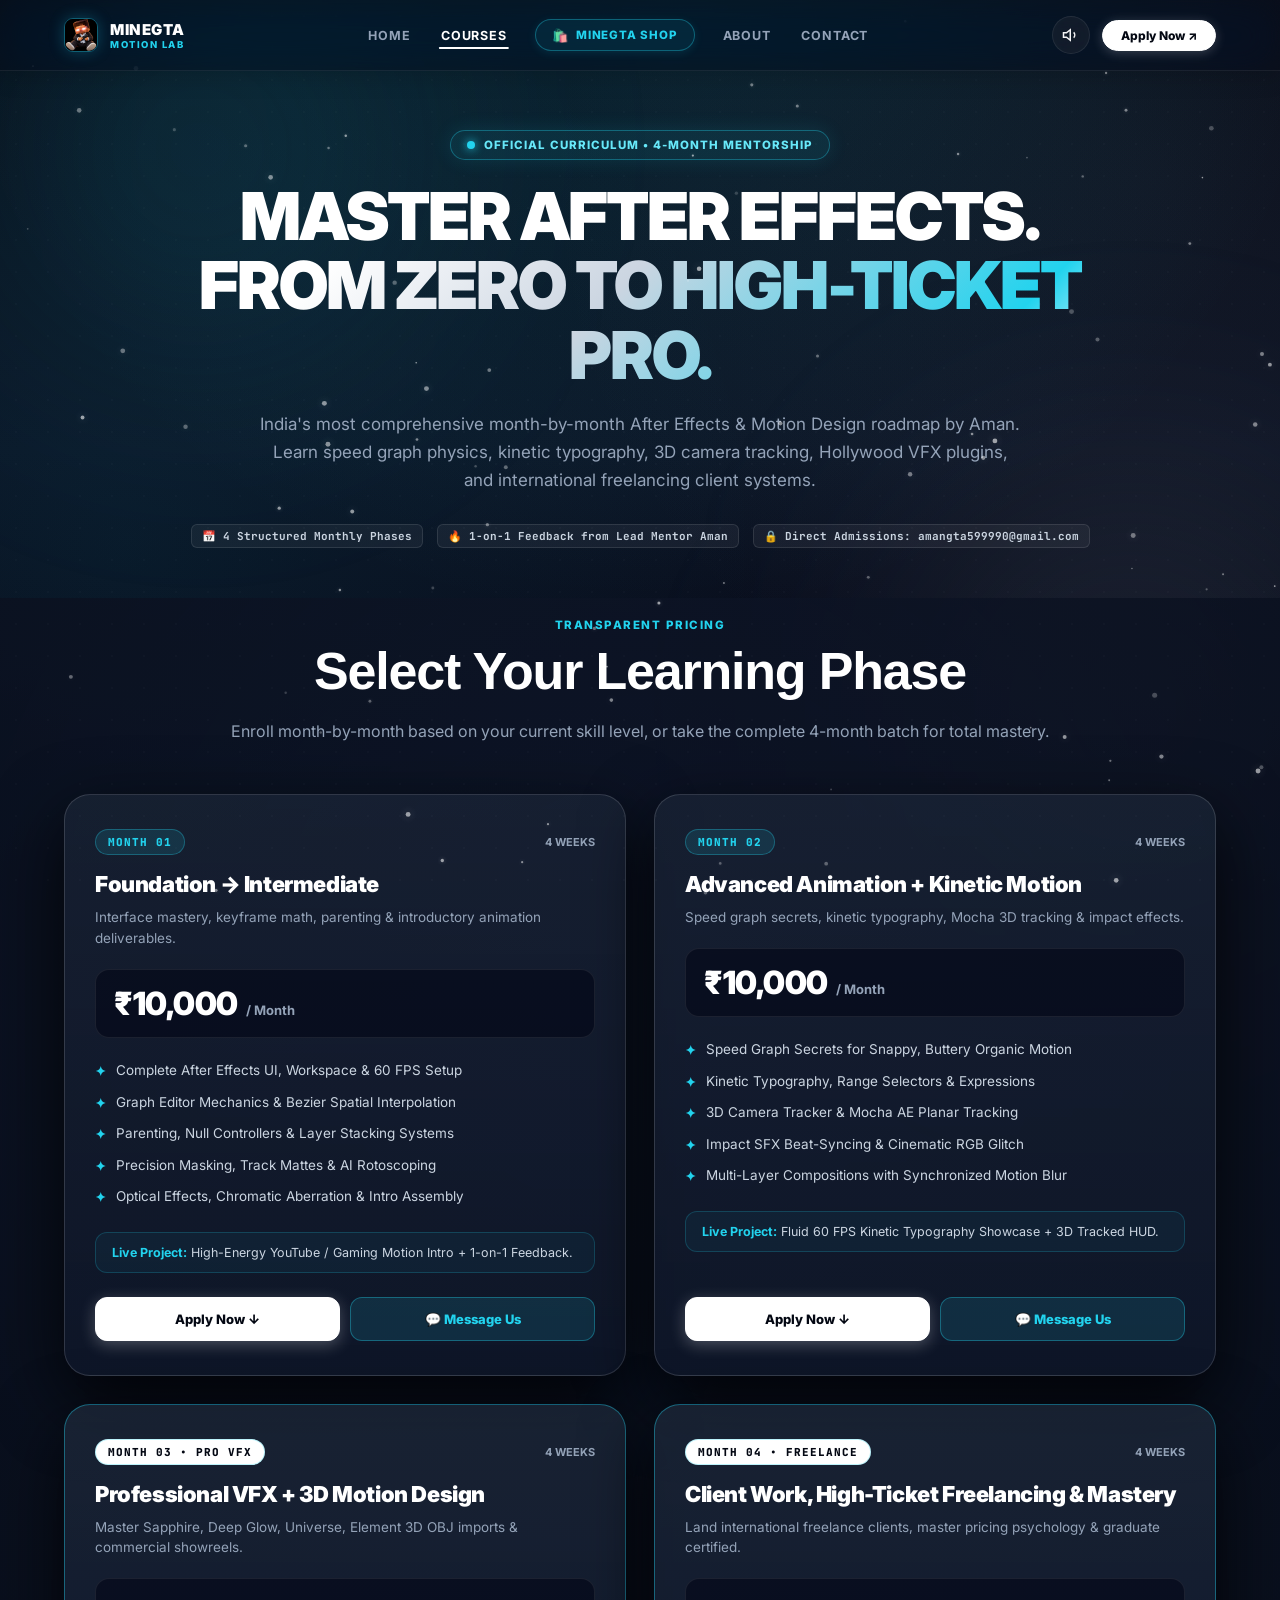
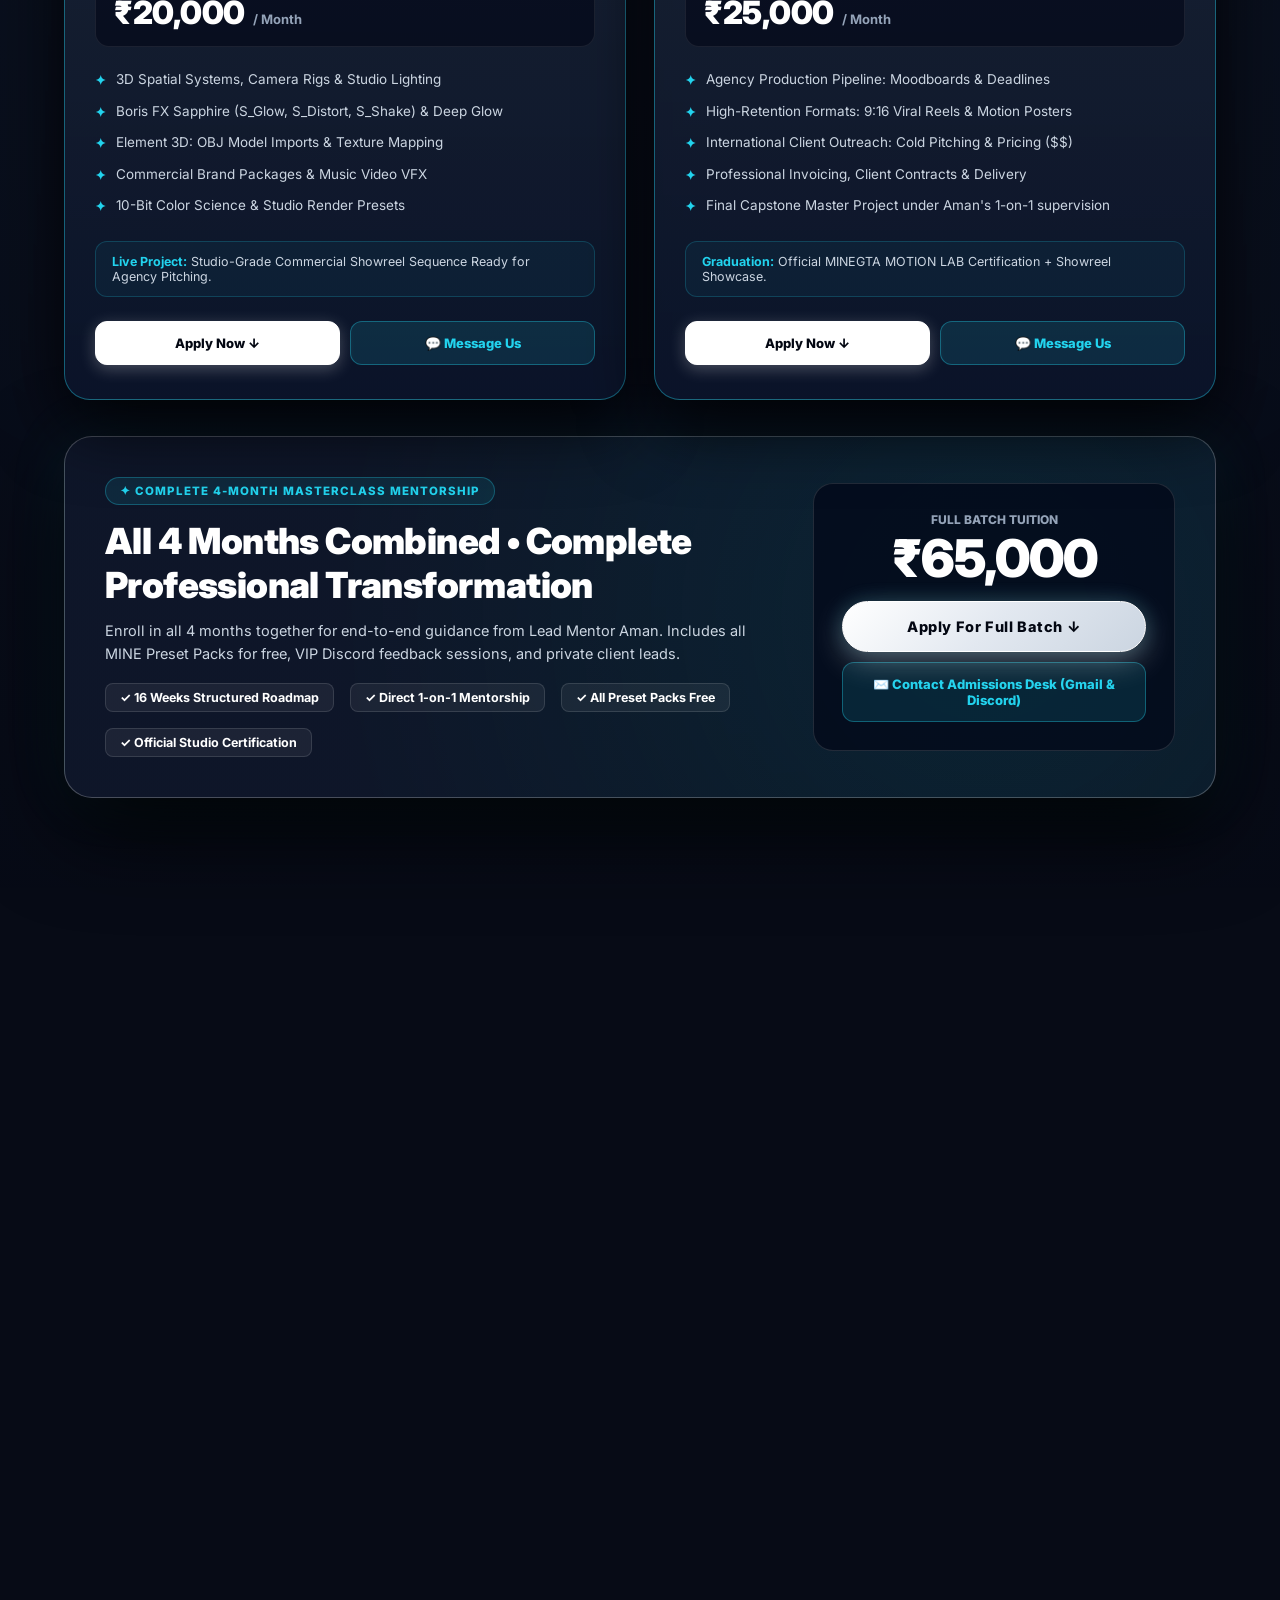
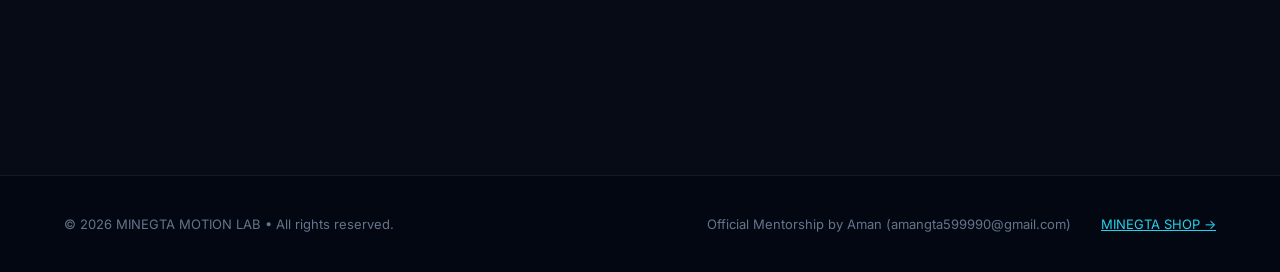
<file: courses.html>
<!DOCTYPE html>
<html lang="en">
<head>
  <meta charset="UTF-8">
  <meta name="viewport" content="width=device-width, initial-scale=1.0">
  <title>Courses &amp; Curriculum — MINEGTA MOTION LAB | 4-Month Mentorship Masterclass</title>
  <meta name="description" content="Explore all courses, month-by-month curriculum, learning outcomes, and transparent tuition fees at MINEGTA MOTION LAB. Master After Effects & Motion Design.">
  <link rel="icon" type="image/x-icon" href="images/favicon.ico">
  <link rel="icon" type="image/png" sizes="32x32" href="images/favicon-face-32x32.png">
  <link rel="icon" type="image/png" sizes="16x16" href="images/favicon-face-16x16.png">
  <link rel="apple-touch-icon" sizes="180x180" href="images/apple-touch-icon.png">
  <meta property="og:title" content="Courses &amp; Curriculum — MINEGTA MOTION LAB">
  <meta property="og:description" content="Explore India's premier 4-Month After Effects &amp; Motion Design roadmap with transparent month-by-month tuition fees.">
  <meta property="og:type" content="website">
  <meta property="og:image" content="images/website-icon.png">

  <!-- Schema.org Course Schema -->
  <script type="application/ld+json">
  {
    "@context": "https://schema.org",
    "@type": "Course",
    "name": "MINEGTA MOTION LAB 4-Month Mentorship Masterclass",
    "description": "Comprehensive month-by-month After Effects & Motion Design roadmap by Aman. Learn speed graph physics, kinetic typography, 3D camera tracking, Hollywood VFX plugins, and international freelancing client systems.",
    "provider": {
      "@type": "Organization",
      "name": "MINEGTA MOTION LAB",
      "sameAs": "https://www.minegta.shop/"
    },
    "offers": [
      { "@type": "Offer", "name": "Month 01: Foundation → Intermediate", "price": "10000", "priceCurrency": "INR" },
      { "@type": "Offer", "name": "Month 02: Advanced Animation + Kinetic Motion", "price": "10000", "priceCurrency": "INR" },
      { "@type": "Offer", "name": "Month 03: Professional VFX + 3D Motion Design", "price": "20000", "priceCurrency": "INR" },
      { "@type": "Offer", "name": "Month 04: Client Work, High-Ticket Freelancing & Mastery", "price": "25000", "priceCurrency": "INR" },
      { "@type": "Offer", "name": "Complete 4-Month Masterclass Mentorship Bundle", "price": "65000", "priceCurrency": "INR" }
    ]
  }
  </script>

  <!-- Fonts & Stylesheet -->
  <link rel="preconnect" href="https://fonts.googleapis.com">
  <link rel="preconnect" href="https://fonts.gstatic.com" crossorigin>
  <link href="https://fonts.googleapis.com/css2?family=Inter:wght@300;400;500;600;700;800;900&family=JetBrains+Mono:wght@500;700;800&display=swap" rel="stylesheet">
  <link rel="stylesheet" href="style.css">
</head>
<body id="top">

  <!-- Reading Progress Bar -->
  <div class="progress" id="progress"></div>

  <!-- Ambient background canvas -->
  <canvas id="weatherCanvas" aria-hidden="true"></canvas>
  <div class="ambient-glow ambient-glow-1"></div>
  <div class="ambient-glow ambient-glow-2"></div>

  <!-- Navigation -->
  <nav class="nav" id="nav">
    <div class="nav-inner">
      <a class="nav-brand" href="index.html" aria-label="MINEGTA MOTION LAB Homepage">
        <img class="nav-brand-img" src="images/website-icon.png" alt="Icon" width="34" height="34">
        <div class="nav-brand-text">
          <span class="nav-brand-title">MINEGTA</span>
          <span class="nav-brand-sub">MOTION LAB</span>
        </div>
      </a>

      <div class="nav-menu-links" id="navLinks">
        <a href="index.html">HOME</a>
        <a href="courses.html" class="active">COURSES</a>
        <a href="shop.html" class="nav-shop-pill">
          <span class="shop-bag-icon">🛍️</span>
          <span>MINEGTA SHOP</span>
        </a>
        <a href="about.html">ABOUT</a>
        <a href="contact.html">CONTACT</a>
      </div>

      <div class="nav-actions">
        <button class="sound-toggle" id="soundToggle" title="Toggle audio" aria-label="Toggle Audio">
          <span class="sound-icon-container">
            <svg class="sound-svg sound-svg-active" viewBox="0 0 24 24" fill="none" stroke="currentColor" stroke-width="2"><polygon points="11 5 6 9 2 9 2 15 6 15 11 19 11 5"></polygon><path d="M15.54 8.46a5 5 0 0 1 0 7.07"></path></svg>
            <svg class="sound-svg sound-svg-muted" viewBox="0 0 24 24" fill="none" stroke="currentColor" stroke-width="2"><polygon points="11 5 6 9 2 9 2 15 6 15 11 19 11 5"></polygon><line x1="22" y1="9" x2="16" y2="15"></line></svg>
          </span>
        </button>
        <a class="nav-cta-btn" href="#apply">Apply Now ↗</a>
        <button class="menu" id="menu" aria-label="Toggle Menu">☰</button>
      </div>
    </div>
  </nav>

  <!-- Courses Hero Section -->
  <header class="academy-hero" style="min-height:auto; padding:130px 5% 50px 5%;">
    <div style="max-width:920px; margin:0 auto; text-align:center;">
      <div class="academy-eyebrow-badge">
        <span class="eyebrow-live-dot"></span>
        <span>OFFICIAL CURRICULUM • 4-MONTH MENTORSHIP</span>
      </div>
      <h1 class="academy-hero-title" style="font-size:clamp(36px, 5.5vw, 66px);">
        MASTER AFTER EFFECTS.<br>
        <span class="academy-title-gradient">FROM ZERO TO HIGH-TICKET PRO.</span>
      </h1>
      <p class="academy-hero-desc" style="max-width:760px; margin:0 auto 30px auto;">
        India's most comprehensive month-by-month After Effects &amp; Motion Design roadmap by Aman. Learn speed graph physics, kinetic typography, 3D camera tracking, Hollywood VFX plugins, and international freelancing client systems.
      </p>
      <div style="display:flex; justify-content:center; gap:14px; flex-wrap:wrap;">
        <span class="skill-tag">📅 4 Structured Monthly Phases</span>
        <span class="skill-tag">🔥 1-on-1 Feedback from Lead Mentor Aman</span>
        <span class="skill-tag">🔒 Direct Admissions: amangta599990@gmail.com</span>
      </div>
    </div>
  </header>

  <main>
    <!-- Month-By-Month Showcase -->
    <section class="academy-courses-section" style="padding-top:20px;">
      <div class="academy-section-head">
        <div class="section-eyebrow">Transparent Pricing</div>
        <h2>Select Your Learning Phase</h2>
        <p>Enroll month-by-month based on your current skill level, or take the complete 4-month batch for total mastery.</p>
      </div>

      <div class="courses-showcase-grid">
        <!-- Month 01 -->
        <div class="course-card-premium" id="m1">
          <div>
            <div class="course-card-top">
              <span class="course-month-pill">MONTH 01</span>
              <span class="course-duration-pill">4 WEEKS</span>
            </div>
            <h3 class="course-card-title">Foundation → Intermediate</h3>
            <p class="course-card-tagline">Interface mastery, keyframe math, parenting &amp; introductory animation deliverables.</p>
            <div class="course-price-wrap">
              <span class="course-price-val">₹10,000</span>
              <span class="course-price-term">/ Month</span>
            </div>
            <ul class="course-syllabus-list">
              <li>Complete After Effects UI, Workspace &amp; 60 FPS Setup</li>
              <li>Graph Editor Mechanics &amp; Bezier Spatial Interpolation</li>
              <li>Parenting, Null Controllers &amp; Layer Stacking Systems</li>
              <li>Precision Masking, Track Mattes &amp; AI Rotoscoping</li>
              <li>Optical Effects, Chromatic Aberration &amp; Intro Assembly</li>
            </ul>
            <div class="course-live-project-box">
              <strong>Live Project:</strong> High-Energy YouTube / Gaming Motion Intro + 1-on-1 Feedback.
            </div>
          </div>
          <div class="course-card-actions">
            <button type="button" class="btn-course-enroll" onclick="selectCourseMonth('Month 01: Foundation → Intermediate (₹10,000)')">Apply Now ↓</button>
            <button type="button" class="btn-course-message" onclick="openCourseContactModal('Month 01: Foundation → Intermediate', 10000)">💬 Message Us</button>
          </div>
        </div>

        <!-- Month 02 -->
        <div class="course-card-premium" id="m2">
          <div>
            <div class="course-card-top">
              <span class="course-month-pill">MONTH 02</span>
              <span class="course-duration-pill">4 WEEKS</span>
            </div>
            <h3 class="course-card-title">Advanced Animation + Kinetic Motion</h3>
            <p class="course-card-tagline">Speed graph secrets, kinetic typography, Mocha 3D tracking &amp; impact effects.</p>
            <div class="course-price-wrap">
              <span class="course-price-val">₹10,000</span>
              <span class="course-price-term">/ Month</span>
            </div>
            <ul class="course-syllabus-list">
              <li>Speed Graph Secrets for Snappy, Buttery Organic Motion</li>
              <li>Kinetic Typography, Range Selectors &amp; Expressions</li>
              <li>3D Camera Tracker &amp; Mocha AE Planar Tracking</li>
              <li>Impact SFX Beat-Syncing &amp; Cinematic RGB Glitch</li>
              <li>Multi-Layer Compositions with Synchronized Motion Blur</li>
            </ul>
            <div class="course-live-project-box">
              <strong>Live Project:</strong> Fluid 60 FPS Kinetic Typography Showcase + 3D Tracked HUD.
            </div>
          </div>
          <div class="course-card-actions">
            <button type="button" class="btn-course-enroll" onclick="selectCourseMonth('Month 02: Advanced Animation + Kinetic Motion (₹10,000)')">Apply Now ↓</button>
            <button type="button" class="btn-course-message" onclick="openCourseContactModal('Month 02: Advanced Animation + Kinetic Motion', 10000)">💬 Message Us</button>
          </div>
        </div>

        <!-- Month 03 -->
        <div class="course-card-premium featured" id="m3">
          <div>
            <div class="course-card-top">
              <span class="course-month-pill" style="background:#ffffff; color:#030712;">MONTH 03 • PRO VFX</span>
              <span class="course-duration-pill">4 WEEKS</span>
            </div>
            <h3 class="course-card-title">Professional VFX + 3D Motion Design</h3>
            <p class="course-card-tagline">Master Sapphire, Deep Glow, Universe, Element 3D OBJ imports &amp; commercial showreels.</p>
            <div class="course-price-wrap">
              <span class="course-price-val">₹20,000</span>
              <span class="course-price-term">/ Month</span>
            </div>
            <ul class="course-syllabus-list">
              <li>3D Spatial Systems, Camera Rigs &amp; Studio Lighting</li>
              <li>Boris FX Sapphire (S_Glow, S_Distort, S_Shake) &amp; Deep Glow</li>
              <li>Element 3D: OBJ Model Imports &amp; Texture Mapping</li>
              <li>Commercial Brand Packages &amp; Music Video VFX</li>
              <li>10-Bit Color Science &amp; Studio Render Presets</li>
            </ul>
            <div class="course-live-project-box">
              <strong>Live Project:</strong> Studio-Grade Commercial Showreel Sequence Ready for Agency Pitching.
            </div>
          </div>
          <div class="course-card-actions">
            <button type="button" class="btn-course-enroll" onclick="selectCourseMonth('Month 03: Professional VFX + 3D Motion Design (₹20,000)')">Apply Now ↓</button>
            <button type="button" class="btn-course-message" onclick="openCourseContactModal('Month 03: Professional VFX + 3D Motion Design', 20000)">💬 Message Us</button>
          </div>
        </div>

        <!-- Month 04 -->
        <div class="course-card-premium featured" id="m4">
          <div>
            <div class="course-card-top">
              <span class="course-month-pill" style="background:#ffffff; color:#030712;">MONTH 04 • FREELANCE</span>
              <span class="course-duration-pill">4 WEEKS</span>
            </div>
            <h3 class="course-card-title">Client Work, High-Ticket Freelancing &amp; Mastery</h3>
            <p class="course-card-tagline">Land international freelance clients, master pricing psychology &amp; graduate certified.</p>
            <div class="course-price-wrap">
              <span class="course-price-val">₹25,000</span>
              <span class="course-price-term">/ Month</span>
            </div>
            <ul class="course-syllabus-list">
              <li>Agency Production Pipeline: Moodboards &amp; Deadlines</li>
              <li>High-Retention Formats: 9:16 Viral Reels &amp; Motion Posters</li>
              <li>International Client Outreach: Cold Pitching &amp; Pricing ($$)</li>
              <li>Professional Invoicing, Client Contracts &amp; Delivery</li>
              <li>Final Capstone Master Project under Aman's 1-on-1 supervision</li>
            </ul>
            <div class="course-live-project-box">
              <strong>Graduation:</strong> Official MINEGTA MOTION LAB Certification + Showreel Showcase.
            </div>
          </div>
          <div class="course-card-actions">
            <button type="button" class="btn-course-enroll" onclick="selectCourseMonth('Month 04: Client Work, High-Ticket Freelancing & Mastery (₹25,000)')">Apply Now ↓</button>
            <button type="button" class="btn-course-message" onclick="openCourseContactModal('Month 04: Client Work & High-Ticket Freelancing', 25000)">💬 Message Us</button>
          </div>
        </div>
      </div>

      <!-- Master Bundle Banner -->
      <div class="master-bundle-card">
        <div class="bundle-info-side">
          <span class="bundle-badge">✦ Complete 4-Month Masterclass Mentorship</span>
          <h3>All 4 Months Combined • Complete Professional Transformation</h3>
          <p>
            Enroll in all 4 months together for end-to-end guidance from Lead Mentor Aman. Includes all MINE Preset Packs for free, VIP Discord feedback sessions, and private client leads.
          </p>
          <div class="bundle-perks-list">
            <span class="bundle-perk-item">✓ 16 Weeks Structured Roadmap</span>
            <span class="bundle-perk-item">✓ Direct 1-on-1 Mentorship</span>
            <span class="bundle-perk-item">✓ All Preset Packs Free</span>
            <span class="bundle-perk-item">✓ Official Studio Certification</span>
          </div>
        </div>
        <div class="bundle-pricing-side">
          <span style="font-size:12px; font-weight:800; text-transform:uppercase; color:#94a3b8;">FULL BATCH TUITION</span>
          <div class="bundle-price-tag">₹65,000</div>
          <div class="bundle-actions-stack">
            <button type="button" class="btn-academy-primary" style="width:100%;" onclick="selectCourseMonth('Complete 4-Month Masterclass (₹65,000)')">Apply For Full Batch ↓</button>
            <button type="button" class="btn-course-message" style="width:100%;" onclick="openCourseContactModal('Complete 4-Month Masterclass Mentorship', 65000)">✉️ Contact Admissions Desk (Gmail &amp; Discord)</button>
          </div>
        </div>
      </div>
    </section>

    <!-- Application Form Section -->
    <section class="section reveal" id="apply" style="padding:40px 5% 80px 5%;">
      <div class="gta-apply-box">
        <div class="gta-apply-header">
          <span class="apply-eyebrow">LIMITED BATCH ADMISSIONS</span>
          <h2 class="apply-heading">Apply For MINEGTA MOTION LAB Mentorship</h2>
          <p class="apply-sub">
            Fill out your details below. Your personal application will be delivered directly to Lead Mentor Aman at 
            <strong style="color:#ffffff;">amangta599990@gmail.com</strong>. We review every profile and respond within 24 hours.
          </p>
          <div class="locked-inbox-badge">
            <span>🔒 Direct Admission Inbox:</span>
            <code>amangta599990@gmail.com</code>
            <span style="font-size:10px; color:#a1a1aa;">(Locked &amp; Verified)</span>
          </div>
        </div>

        <form class="gta-apply-form" id="courseApplyForm" novalidate>
          <div class="gta-form-grid">
            <div class="gta-form-group">
              <label for="applyName" class="gta-label">Student Full Name <span class="req">*</span></label>
              <div class="gta-input-wrap">
                <input type="text" id="applyName" name="name" class="gta-input" placeholder="e.g. Aman Sharma" required autocomplete="name">
              </div>
            </div>

            <div class="gta-form-group">
              <label for="applyAddress" class="gta-label">Full Address / City &amp; State <span class="req">*</span></label>
              <div class="gta-input-wrap">
                <input type="text" id="applyAddress" name="address" class="gta-input" placeholder="e.g. Delhi / Mumbai, Maharashtra" required autocomplete="street-address">
              </div>
            </div>

            <div class="gta-form-group">
              <label for="applyEmail" class="gta-label">Your Personal Gmail Address <span class="req">*</span></label>
              <div class="gta-input-wrap">
                <input type="email" id="applyEmail" name="email" class="gta-input" placeholder="yourname@gmail.com" required autocomplete="email">
              </div>
              <span class="field-hint">★ Sent directly from your email to amangta599990@gmail.com</span>
            </div>

            <div class="gta-form-group">
              <label for="applyPhone" class="gta-label">Contact / Phone Number <span class="req">*</span></label>
              <div class="gta-input-wrap">
                <input type="tel" id="applyPhone" name="phone" class="gta-input" placeholder="+91 98765 43210" required autocomplete="tel">
              </div>
            </div>

            <div class="gta-form-group">
              <label for="applyCourse" class="gta-label">Select Course Program / Month <span class="req">*</span></label>
              <div class="gta-input-wrap">
                <select id="applyCourse" name="course" class="gta-select">
                  <option value="Month 01: Foundation → Intermediate (₹10,000)">Month 01: Foundation → Intermediate (₹10,000)</option>
                  <option value="Month 02: Advanced Animation + Kinetic Motion (₹10,000)">Month 02: Advanced Animation + Kinetic Motion (₹10,000)</option>
                  <option value="Month 03: Professional VFX + 3D Motion Design (₹20,000)">Month 03: Professional VFX + 3D Motion Design (₹20,000)</option>
                  <option value="Month 04: Client Work, High-Ticket Freelancing &amp; Mastery (₹25,000)">Month 04: Client Work, High-Ticket Freelancing &amp; Mastery (₹25,000)</option>
                  <option value="Complete 4-Month Masterclass (₹65,000)" selected>Complete 4-Month Masterclass (₹65,000)</option>
                </select>
              </div>
            </div>

            <div class="gta-form-group">
              <label for="applyLevel" class="gta-label">Current Experience Level</label>
              <div class="gta-input-wrap">
                <select id="applyLevel" name="level" class="gta-select">
                  <option value="Beginner (Starting fresh)">Beginner (Starting fresh)</option>
                  <option value="Intermediate (Know basics, want pro motion graphics)" selected>Intermediate (Know basics, want pro motion graphics)</option>
                  <option value="Advanced (Ready for high-paying client work)">Advanced (Ready for high-paying client work)</option>
                </select>
              </div>
            </div>

            <div class="gta-form-group full-width">
              <label for="applyNotes" class="gta-label">What is your primary goal from this course? (Optional)</label>
              <textarea id="applyNotes" name="notes" class="gta-textarea" rows="3" placeholder="e.g. Master speed curves, 3D tracking, Sapphire VFX, and land international freelance clients..."></textarea>
            </div>
          </div>

          <div class="gta-form-actions">
            <button type="submit" class="gta-submit-btn animated-submit-btn" id="btnCourseSubmit">
              <span class="btn-shimmer-sweep"></span>
              <span class="btn-glow-pulse"></span>
              <span class="btn-content-wrap">
                <span class="btn-dot-live"></span>
                <span class="btn-text">✦ Submit Academy Application</span>
                <span class="btn-arrow-anim">↗</span>
              </span>
              <span class="btn-spinner" id="courseSpinner" style="display:none;"></span>
            </button>
          </div>

          <div class="gta-form-status" id="courseFormStatus" style="display:none;"></div>
        </form>
      </div>
    </section>
  </main>

  <!-- Modal: Course Contact & VIP Admission -->
  <div class="modal" id="modal" role="dialog" aria-modal="true" aria-label="Course Admissions Desk">
    <div class="modal-box modal-box-vip">
      <button class="modal-close" id="close" aria-label="Close Modal">×</button>
      <div class="eyebrow" style="color:#22d3ee; letter-spacing:2px; font-weight:800;">⚡ MINEGTA MOTION LAB • ADMISSIONS DESK</div>
      <h3 style="margin-top:6px; font-size:26px; font-weight:900;">Direct Enrollment &amp; Enquiries</h3>
      <p class="modal-sub" style="margin-bottom:18px;">Direct batch seat reservation with 1-on-1 creator onboarding.</p>
      
      <div class="vip-item-banner">
        <div class="vip-item-name" id="productName">Select Course Program</div>
        <div class="vip-item-price-tag">
          <span class="vip-price-lbl">Tuition Fee</span>
          <span class="vip-price-val" id="payAmount">₹0</span>
        </div>
      </div>

      <div class="vip-actions-container">
        <!-- Direct Gmail (Primary Channel) -->
        <a class="btn-vip-gmail" id="btnModalGmail" href="mailto:amangta599990@gmail.com" style="background:linear-gradient(135deg, #dc2626 0%, #b91c1c 100%); border-color:#f87171; box-shadow:0 4px 20px rgba(220,38,38,0.35);">
          <span class="btn-shine"></span>
          <span class="btn-icon">✉️</span>
          <div class="btn-txt-wrap">
            <span class="btn-txt-main">Message Directly on Gmail ↗</span>
            <span class="btn-txt-sub">amangta599990@gmail.com • Auto-prepares enquiry</span>
          </div>
        </a>

        <!-- Discord -->
        <a class="btn-vip-discord" id="btnModalDiscord" href="https://discord.gg/Sgf5aqqRVy" target="_blank" rel="noopener noreferrer">
          <span class="btn-shine"></span>
          <span class="btn-icon">🎮</span>
          <div class="btn-txt-wrap">
            <span class="btn-txt-main">Enroll via Official Discord ↗</span>
            <span class="btn-txt-sub">Join Discord Server (discord.gg/Sgf5aqqRVy) • Instant Onboarding</span>
          </div>
        </a>

        <button type="button" class="btn-vip-copy" id="copyBtn">
          <span>📋</span> Copy Contact Email (amangta599990@gmail.com)
        </button>
      </div>

      <div class="vip-security-footer">
        🔒 <b>Official MINEGTA MOTION LAB Mentorship:</b> 1-on-1 direct guidance under Lead Mentor Aman. Certification &amp; VIP community included.
      </div>
    </div>
  </div>

  <div class="toast-container" id="toastContainer"></div>

  <!-- Footer -->
  <footer>
    <div class="footer-in">
      <span>© 2026 MINEGTA MOTION LAB • All rights reserved.</span>
      <div class="footer-meta-wrap">
        <span>Official Mentorship by Aman (amangta599990@gmail.com)</span>
        <a href="shop.html" style="color:#22d3ee; margin-left:14px; text-decoration:underline;">MINEGTA SHOP &rarr;</a>
      </div>
    </div>
  </footer>

  <script src="script.js"></script>
</body>
</html>
</file>
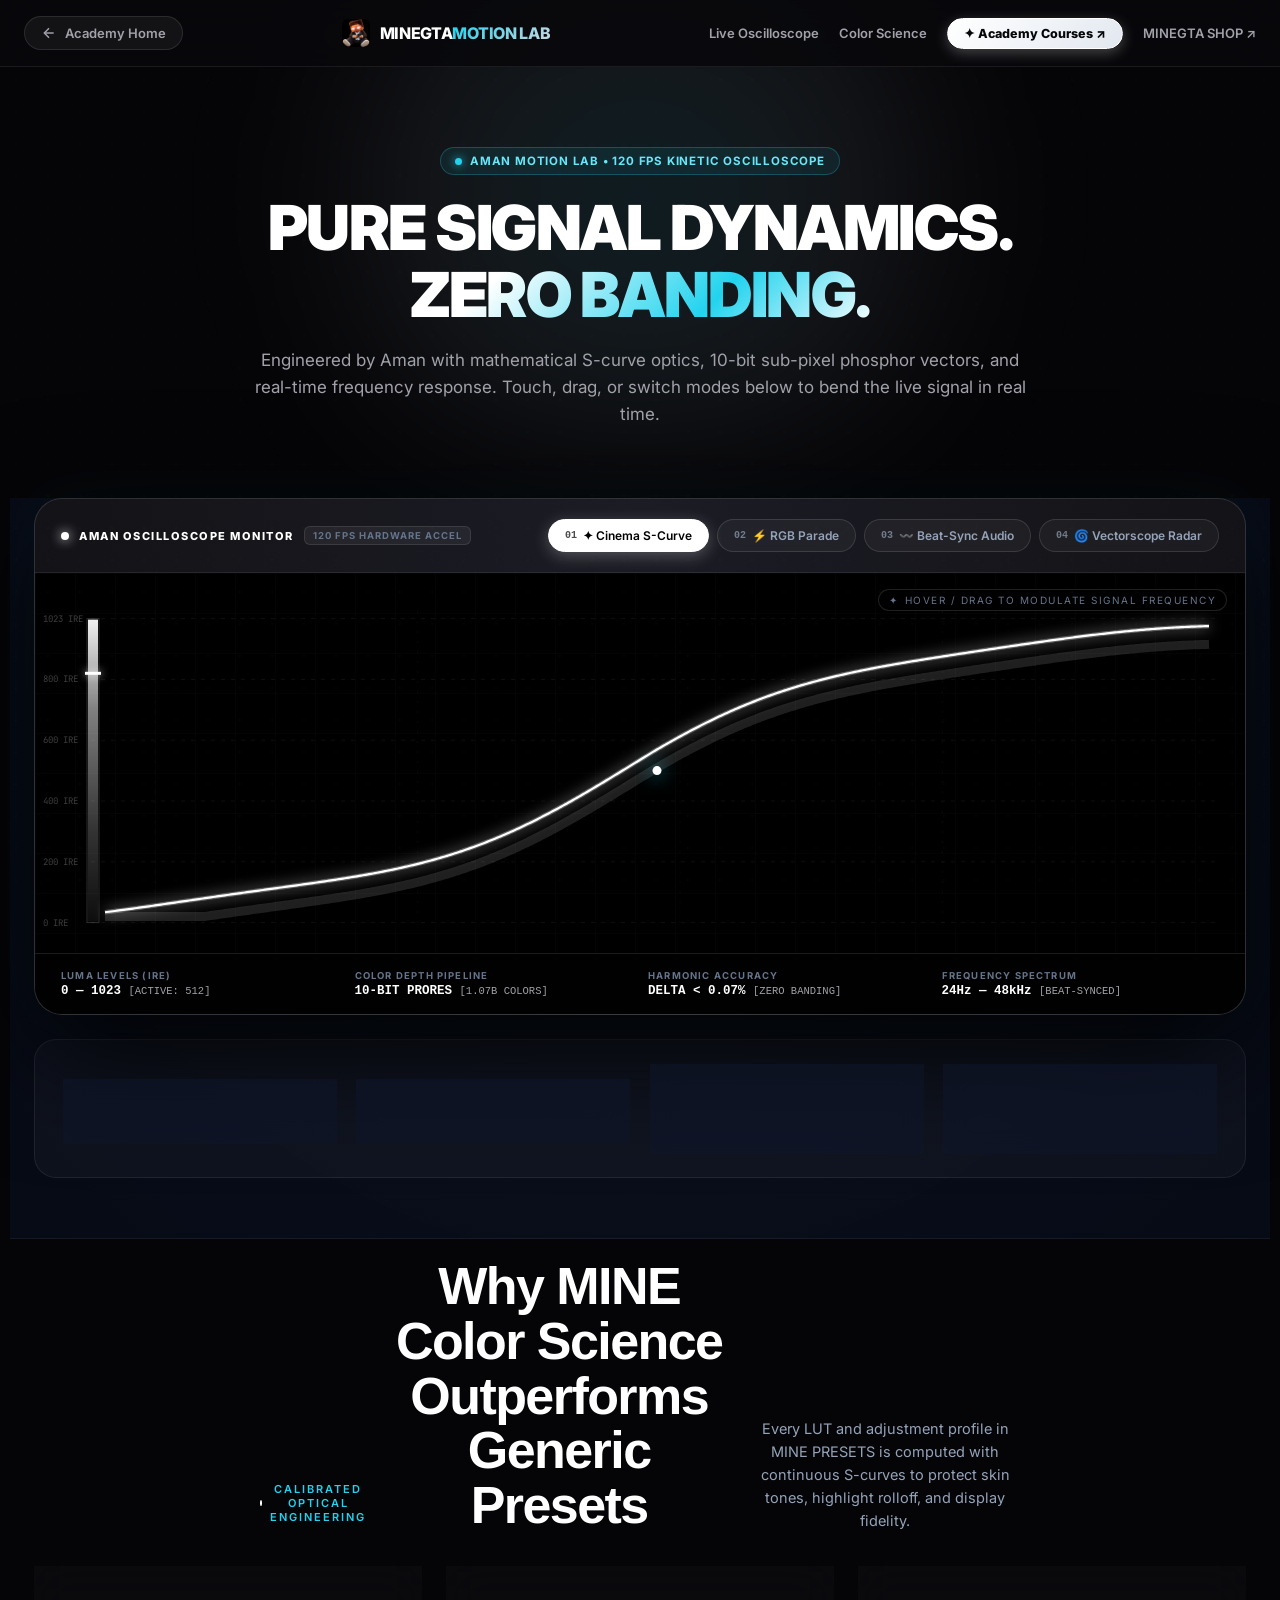
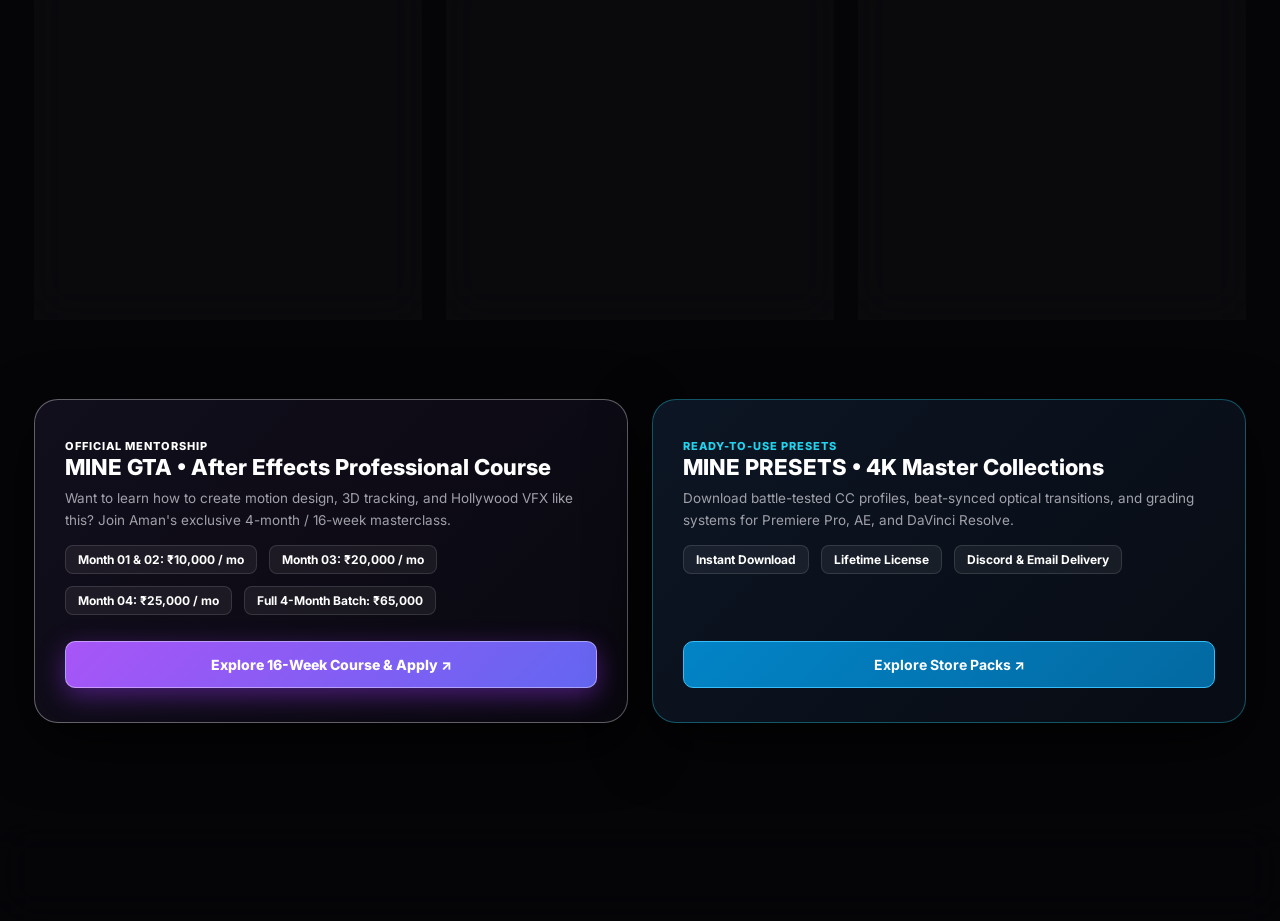
<file: motion-lab.html>
<!DOCTYPE html>
<html lang="en">
<head>
  <meta charset="UTF-8">
  <meta name="viewport" content="width=device-width, initial-scale=1.0">
  <title>MINEGTA MOTION LAB — Kinetic Motion Graphics, Oscilloscope &amp; Color Science</title>
  <meta name="description" content="MINEGTA MOTION LAB: Live 120 FPS Oscilloscope, Cinema S-Curve, RGB Waveform Parade &amp; Vectorscope Radar. Precision 10-bit color science engineered by Aman.">
  <link rel="preconnect" href="https://fonts.googleapis.com">
  <link rel="preconnect" href="https://fonts.gstatic.com" crossorigin>
  <link href="https://fonts.googleapis.com/css2?family=Inter:wght@400;500;600;700;800;900&family=JetBrains+Mono:wght@500;700;800&display=swap" rel="stylesheet">
  <link rel="stylesheet" href="style.css">
  <link rel="icon" type="image/png" href="images/website-icon.png">
  <style>
    /* Dedicated Aman Motion Lab Page Styling */
    body {
      background: #050508;
      color: #f5f5f7;
      overflow-x: hidden;
    }
    .lab-page-nav {
      position: sticky;
      top: 0;
      z-index: 1000;
      background: rgba(8, 8, 12, 0.88);
      backdrop-filter: blur(24px);
      border-bottom: 1px solid rgba(255, 255, 255, 0.08);
      padding: 16px 24px;
    }
    .lab-nav-inner {
      max-width: 1280px;
      margin: 0 auto;
      display: flex;
      align-items: center;
      justify-content: space-between;
      gap: 16px;
    }
    .lab-nav-back {
      display: inline-flex;
      align-items: center;
      gap: 8px;
      font-size: 13px;
      font-weight: 600;
      color: #a1a1aa;
      text-decoration: none;
      padding: 8px 16px;
      border-radius: var(--radius-pill);
      background: rgba(255, 255, 255, 0.05);
      border: 1px solid rgba(255, 255, 255, 0.1);
      transition: all 0.2s ease;
    }
    .lab-nav-back:hover {
      color: #ffffff;
      background: rgba(255, 255, 255, 0.12);
      border-color: rgba(255, 255, 255, 0.25);
      transform: translateX(-2px);
    }
    .lab-nav-brand {
      display: flex;
      align-items: center;
      gap: 10px;
      font-size: 16px;
      font-weight: 800;
      color: #ffffff;
      text-decoration: none;
      letter-spacing: -0.3px;
    }
    .lab-brand-accent {
      background: linear-gradient(135deg, #22d3ee, #cbd5e1);
      -webkit-background-clip: text;
      -webkit-text-fill-color: transparent;
    }
    .lab-nav-links {
      display: flex;
      align-items: center;
      gap: 20px;
    }
    .lab-nav-links a {
      font-size: 13px;
      font-weight: 600;
      color: #a1a1aa;
      text-decoration: none;
      transition: color 0.2s;
    }
    .lab-nav-links a:hover {
      color: #ffffff;
    }
    .lab-cta-course {
      display: inline-flex;
      align-items: center;
      gap: 6px;
      background: linear-gradient(135deg, #ffffff, #e2e8f0);
      color: #050608 !important;
      padding: 7px 16px;
      border-radius: var(--radius-pill);
      font-size: 12.5px !important;
      font-weight: 800 !important;
      border: 1px solid #ffffff;
      box-shadow: 0 4px 14px rgba(255, 255, 255, 0.25);
      white-space: nowrap;
      text-decoration: none;
      transition: all 0.25s ease;
    }
    .lab-cta-course:hover {
      transform: translateY(-2px);
      box-shadow: 0 6px 20px rgba(255, 255, 255, 0.45);
      color: #000000 !important;
    }
    @media (max-width: 820px) {
      .lab-nav-links { display: none; }
    }

    /* Lab Hero Section */
    .lab-hero {
      position: relative;
      padding: 80px 24px 40px 24px;
      text-align: center;
      max-width: 1100px;
      margin: 0 auto;
    }
    .lab-ambient-radial {
      position: absolute;
      top: -120px;
      left: 50%;
      transform: translateX(-50%);
      width: 900px;
      height: 500px;
      background: radial-gradient(circle, rgba(34, 211, 238, 0.12) 0%, rgba(255, 255, 255, 0.08) 40%, transparent 70%);
      filter: blur(80px);
      pointer-events: none;
      z-index: 0;
    }
    .lab-hero-content {
      position: relative;
      z-index: 1;
    }
    .lab-badge-strip {
      display: inline-flex;
      align-items: center;
      gap: 8px;
      padding: 6px 14px;
      border-radius: var(--radius-pill);
      background: rgba(34, 211, 238, 0.08);
      border: 1px solid rgba(34, 211, 238, 0.25);
      color: #67e8f9;
      font-size: 11.5px;
      font-weight: 700;
      letter-spacing: 0.8px;
      text-transform: uppercase;
      margin-bottom: 20px;
    }
    .lab-badge-dot {
      width: 7px;
      height: 7px;
      border-radius: 50%;
      background: #22d3ee;
      box-shadow: 0 0 10px #22d3ee;
      animation: dotPulse 1.4s infinite;
    }
    .lab-hero h1 {
      font-size: clamp(34px, 5.5vw, 62px);
      font-weight: 900;
      line-height: 1.08;
      letter-spacing: -1.5px;
      color: #ffffff;
      margin-bottom: 18px;
    }
    .lab-gradient-text {
      background: linear-gradient(135deg, #ffffff 20%, #22d3ee 65%, #ffffff 100%);
      -webkit-background-clip: text;
      -webkit-text-fill-color: transparent;
    }
    .lab-hero-desc {
      font-size: clamp(15px, 2vw, 17px);
      line-height: 1.6;
      color: #a1a1aa;
      max-width: 780px;
      margin: 0 auto 30px auto;
    }

    /* Interactive Scope Deck */
    .lab-stage-section {
      max-width: 1260px;
      margin: 0 auto;
      padding: 0 24px 60px 24px;
    }
    .lab-console-card {
      position: relative;
      border-radius: 28px;
      background: radial-gradient(circle at 50% 0%, #15151e 0%, #07070b 100%);
      border: 1px solid rgba(255, 255, 255, 0.16);
      box-shadow: 0 35px 120px rgba(0, 0, 0, 0.95), 0 0 60px rgba(34, 211, 238, 0.05);
      overflow: hidden;
      backdrop-filter: blur(25px);
    }
    .lab-canvas-container {
      position: relative;
      width: 100%;
      height: 380px;
      background: #000000;
      overflow: hidden;
      display: flex;
      align-items: center;
      justify-content: center;
      cursor: crosshair;
    }
    #labCanvas {
      width: 100%;
      height: 100%;
      display: block;
    }
    @media (max-width: 768px) {
      .lab-canvas-container {
        height: 290px;
      }
    }

    /* Live Signal Control Deck */
    .lab-controls-deck {
      margin-top: 24px;
      padding: 24px 28px;
      border-radius: 22px;
      background: rgba(255, 255, 255, 0.03);
      border: 1px solid rgba(255, 255, 255, 0.08);
      display: grid;
      grid-template-columns: repeat(auto-fit, minmax(220px, 1fr));
      gap: 20px;
      align-items: center;
    }
    .lab-control-item {
      display: flex;
      flex-direction: column;
      gap: 8px;
    }
    .lab-ctrl-label {
      font-size: 11px;
      font-weight: 700;
      letter-spacing: 1px;
      text-transform: uppercase;
      color: #a1a1aa;
      display: flex;
      justify-content: space-between;
    }
    .lab-ctrl-label span:last-child {
      color: #22d3ee;
      font-family: 'JetBrains Mono', monospace;
    }
    .lab-slider {
      width: 100%;
      height: 6px;
      -webkit-appearance: none;
      background: rgba(255, 255, 255, 0.12);
      border-radius: 6px;
      outline: none;
      cursor: pointer;
    }
    .lab-slider::-webkit-slider-thumb {
      -webkit-appearance: none;
      width: 18px;
      height: 18px;
      border-radius: 50%;
      background: #22d3ee;
      cursor: pointer;
      box-shadow: 0 0 10px #22d3ee;
      border: 2px solid #ffffff;
      transition: transform 0.1s;
    }
    .lab-slider::-webkit-slider-thumb:hover {
      transform: scale(1.15);
    }
    .lab-toggle-btn {
      padding: 10px 16px;
      border-radius: var(--radius-sm);
      background: rgba(255, 255, 255, 0.06);
      border: 1px solid rgba(255, 255, 255, 0.12);
      color: #ffffff;
      font-size: 12px;
      font-weight: 700;
      cursor: pointer;
      display: inline-flex;
      align-items: center;
      justify-content: center;
      gap: 8px;
      transition: all 0.2s;
    }
    .lab-toggle-btn.active {
      background: rgba(34, 211, 238, 0.18);
      border-color: #22d3ee;
      color: #22d3ee;
    }

    /* Science Bento Grid */
    .lab-bento-section {
      max-width: 1260px;
      margin: 0 auto;
      padding: 20px 24px 80px 24px;
    }
    .lab-bento-grid {
      display: grid;
      grid-template-columns: repeat(3, 1fr);
      gap: 24px;
    }
    @media (max-width: 960px) {
      .lab-bento-grid {
        grid-template-columns: 1fr;
      }
    }
    .lab-b-card {
      padding: 32px 28px;
      border-radius: 24px;
      background: rgba(255, 255, 255, 0.025);
      border: 1px solid rgba(255, 255, 255, 0.08);
      backdrop-filter: blur(20px);
      transition: all 0.3s ease;
      display: flex;
      flex-direction: column;
    }
    .lab-b-card:hover {
      border-color: rgba(255, 255, 255, 0.2);
      transform: translateY(-4px);
      box-shadow: 0 20px 50px rgba(0, 0, 0, 0.7);
    }
    .lab-b-tag {
      font-size: 10px;
      font-weight: 800;
      letter-spacing: 1.5px;
      text-transform: uppercase;
      color: #22d3ee;
      margin-bottom: 8px;
    }
    .lab-b-title {
      font-size: 20px;
      font-weight: 800;
      color: #ffffff;
      margin-bottom: 12px;
    }
    .lab-b-metric {
      font-family: 'JetBrains Mono', monospace;
      font-size: 38px;
      font-weight: 900;
      color: #ffffff;
      margin-bottom: 14px;
      display: flex;
      align-items: baseline;
      gap: 4px;
    }
    .lab-b-unit {
      font-size: 14px;
      color: #a1a1aa;
    }
    .lab-b-desc {
      font-size: 13.5px;
      line-height: 1.6;
      color: #a1a1aa;
      margin-bottom: 20px;
      flex-grow: 1;
    }

    /* Comparison Bar Box */
    .lab-compare-box {
      background: rgba(0, 0, 0, 0.4);
      border: 1px solid rgba(255, 255, 255, 0.08);
      border-radius: 12px;
      padding: 14px 16px;
      display: flex;
      flex-direction: column;
      gap: 10px;
    }
    .lab-compare-row {
      display: flex;
      align-items: center;
      gap: 10px;
      font-size: 11px;
      font-weight: 700;
    }
    .lab-compare-row span:first-child {
      width: 80px;
      color: #d4d4d8;
    }
    .lab-bar-smooth {
      flex: 1;
      height: 14px;
      border-radius: 4px;
      background: linear-gradient(90deg, #0f172a 0%, #38bdf8 50%, #f8fafc 100%);
      box-shadow: 0 0 10px rgba(56, 189, 248, 0.3);
    }
    .lab-bar-stepped {
      flex: 1;
      height: 14px;
      border-radius: 4px;
      background: repeating-linear-gradient(90deg, #0f172a 0px, #0f172a 16px, #1e293b 16px, #1e293b 32px, #334155 32px, #334155 48px, #475569 48px, #475569 64px, #64748b 64px, #64748b 80px, #94a3b8 80px, #94a3b8 96px, #cbd5e1 96px, #cbd5e1 112px, #f8fafc 112px, #f8fafc 128px);
      opacity: 0.7;
    }

    /* Bottom Gateway Cards */
    .lab-gateway-section {
      max-width: 1260px;
      margin: 0 auto;
      padding: 0 24px 100px 24px;
    }
    .lab-gateway-grid {
      display: grid;
      grid-template-columns: 1fr 1fr;
      gap: 24px;
    }
    @media (max-width: 850px) {
      .lab-gateway-grid {
        grid-template-columns: 1fr;
      }
    }
    .lab-gate-card {
      border-radius: 24px;
      padding: 34px 30px;
      background: linear-gradient(135deg, rgba(20, 16, 32, 0.9) 0%, rgba(10, 8, 16, 0.95) 100%);
      border: 1px solid rgba(255, 255, 255, 0.35);
      box-shadow: 0 20px 60px rgba(0, 0, 0, 0.8);
      display: flex;
      flex-direction: column;
      justify-content: space-between;
      gap: 20px;
    }
    .lab-gate-card.blue {
      background: linear-gradient(135deg, rgba(14, 24, 40, 0.9) 0%, rgba(8, 12, 20, 0.95) 100%);
      border-color: rgba(34, 211, 238, 0.35);
    }
    .lab-gate-head h3 {
      font-size: 22px;
      font-weight: 800;
      color: #ffffff;
      margin-bottom: 8px;
    }
    .lab-gate-head p {
      font-size: 13.5px;
      line-height: 1.6;
      color: #a1a1aa;
    }
    .lab-gate-pricing {
      display: flex;
      gap: 12px;
      flex-wrap: wrap;
      margin: 14px 0 6px 0;
    }
    .lab-gate-pill {
      background: rgba(255, 255, 255, 0.06);
      border: 1px solid rgba(255, 255, 255, 0.12);
      border-radius: 8px;
      padding: 6px 12px;
      font-size: 12px;
      font-weight: 700;
      color: #ffffff;
    }
    .lab-gate-pill strong {
      color: #ffffff;
    }
    .lab-gate-btn {
      display: inline-flex;
      align-items: center;
      justify-content: center;
      gap: 8px;
      padding: 14px 24px;
      border-radius: var(--radius-sm);
      font-size: 14px;
      font-weight: 700;
      text-decoration: none;
      transition: all 0.2s;
    }
    .lab-gate-btn-purple {
      background: linear-gradient(135deg, #a855f7 0%, #6366f1 100%);
      border: 1px solid rgba(255, 255, 255, 0.4);
      color: #ffffff !important;
      font-weight: 800;
      box-shadow: 0 8px 26px rgba(147, 51, 234, 0.45);
    }
    .lab-gate-btn-purple:hover {
      box-shadow: 0 12px 36px rgba(168, 85, 247, 0.7);
      transform: translateY(-2px) scale(1.01);
      border-color: #ffffff;
      color: #ffffff !important;
    }
    .lab-gate-btn-blue {
      background: linear-gradient(135deg, #0284c7, #0369a1);
      border: 1px solid #38bdf8;
      color: #ffffff;
    }
    .lab-gate-btn-blue:hover {
      box-shadow: 0 8px 30px rgba(2, 132, 199, 0.5);
      transform: translateY(-2px);
    }
  </style>
</head>
<body>

  <!-- Sticky Top Navigation -->
  <header class="lab-page-nav">
    <div class="lab-nav-inner">
      <a href="index.html" class="lab-nav-back" title="Back to MINEGTA MOTION LAB Academy">
        <svg viewBox="0 0 24 24" width="16" height="16" fill="none" stroke="currentColor" stroke-width="2.2"><line x1="19" y1="12" x2="5" y2="12"></line><polyline points="12 19 5 12 12 5"></polyline></svg>
        <span>Academy Home</span>
      </a>

      <a href="index.html" class="lab-nav-brand">
        <img src="images/website-icon.png" alt="Icon" width="28" height="28" style="border-radius:6px;">
        <span>MINEGTA<span class="lab-brand-accent">MOTION LAB</span></span>
      </a>

      <div class="lab-nav-links">
        <a href="#labConsole">Live Oscilloscope</a>
        <a href="#science">Color Science</a>
        <a href="courses.html" class="lab-cta-course">✦ Academy Courses ↗</a>
        <a href="shop.html">MINEGTA SHOP ↗</a>
      </div>
    </div>
  </header>

  <!-- Hero Section -->
  <section class="lab-hero">
    <div class="lab-ambient-radial"></div>
    <div class="lab-hero-content">
      <div class="lab-badge-strip">
        <span class="lab-badge-dot"></span>
        <span>AMAN MOTION LAB • 120 FPS KINETIC OSCILLOSCOPE</span>
      </div>
      <h1>PURE SIGNAL DYNAMICS.<br><span class="lab-gradient-text">ZERO BANDING.</span></h1>
      <p class="lab-hero-desc">
        Engineered by Aman with mathematical S-curve optics, 10-bit sub-pixel phosphor vectors, and real-time frequency response. Touch, drag, or switch modes below to bend the live signal in real time.
      </p>
    </div>
  </section>

  <!-- Interactive Stage Section -->
  <main class="lab-stage-section" id="labConsole">
    <div class="lab-console-card">
      <!-- Top Bar with Mode Switchers -->
      <div class="console-top-bar">
        <div class="console-beacon">
          <span class="signal-dot"></span>
          <span class="signal-title">AMAN OSCILLOSCOPE MONITOR</span>
          <span class="signal-badge">120 FPS HARDWARE ACCEL</span>
        </div>

        <div class="scope-mode-chips">
          <button type="button" class="scope-mode-chip active" data-mode="scurve">
            <span class="mode-idx">01</span> ✦ Cinema S-Curve
          </button>
          <button type="button" class="scope-mode-chip" data-mode="parade">
            <span class="mode-idx">02</span> ⚡ RGB Parade
          </button>
          <button type="button" class="scope-mode-chip" data-mode="beatsync">
            <span class="mode-idx">03</span> 〰️ Beat-Sync Audio
          </button>
          <button type="button" class="scope-mode-chip" data-mode="vector">
            <span class="mode-idx">04</span> 🌀 Vectorscope Radar
          </button>
        </div>
      </div>

      <!-- Main Interactive Canvas Viewport -->
      <div class="lab-canvas-container" id="labCanvasWrap">
        <canvas id="labCanvas" width="1220" height="380"></canvas>
        <div class="canvas-grid-overlay"></div>
        <div class="canvas-interactive-hint">
          <span class="hint-icon">✦</span> HOVER / DRAG TO MODULATE SIGNAL FREQUENCY
        </div>
      </div>

      <!-- High-Tech Telemetry Strip -->
      <div class="console-telemetry-strip">
        <div class="telemetry-cell">
          <span class="t-lbl">LUMA LEVELS (IRE)</span>
          <span class="t-val" id="telLuma">0 — 1023 <small>[ACTIVE: 842]</small></span>
        </div>
        <div class="telemetry-cell">
          <span class="t-lbl">COLOR DEPTH PIPELINE</span>
          <span class="t-val">10-BIT PRORES <small>[1.07B COLORS]</small></span>
        </div>
        <div class="telemetry-cell">
          <span class="t-lbl">HARMONIC ACCURACY</span>
          <span class="t-val" id="telDelta">DELTA &lt; 0.08% <small>[ZERO BANDING]</small></span>
        </div>
        <div class="telemetry-cell">
          <span class="t-lbl">FREQUENCY SPECTRUM</span>
          <span class="t-val" id="telFreq">24Hz — 48kHz <small>[BEAT-SYNCED]</small></span>
        </div>
      </div>
    </div>

    <!-- Live Signal Control Deck (Gain, Frequency, Bloom, Audio tone) -->
    <div class="lab-controls-deck">
      <div class="lab-control-item">
        <label class="lab-ctrl-label" for="sliderGain">
          <span>Signal Gain / IRE</span>
          <span id="lblGainVal">1.00x</span>
        </label>
        <input type="range" class="lab-slider" id="sliderGain" min="0.5" max="1.8" step="0.05" value="1.0">
      </div>

      <div class="lab-control-item">
        <label class="lab-ctrl-label" for="sliderFreq">
          <span>Oscillator Frequency</span>
          <span id="lblFreqVal">1.00x</span>
        </label>
        <input type="range" class="lab-slider" id="sliderFreq" min="0.4" max="2.5" step="0.1" value="1.0">
      </div>

      <div class="lab-control-item">
        <label class="lab-ctrl-label">
          <span>Phosphor Bloom Glow</span>
          <span id="lblBloomVal">ON</span>
        </label>
        <button type="button" class="lab-toggle-btn active" id="btnToggleBloom">
          <span>✨ Soft Phosphor Glow</span>
        </button>
      </div>

      <div class="lab-control-item">
        <label class="lab-ctrl-label">
          <span>Interactive Audio</span>
          <span id="lblAudioVal">MUTED</span>
        </label>
        <button type="button" class="lab-toggle-btn" id="btnToggleSynthAudio">
          <span>🔊 Synthesizer Audio</span>
        </button>
      </div>
    </div>
  </main>

  <!-- Science Bento Breakdown Section -->
  <section class="lab-bento-section" id="science">
    <div class="section-head" style="text-align:center; max-width:760px; margin:0 auto 34px auto;">
      <div class="eyebrow" style="color:#22d3ee;">Calibrated Optical Engineering</div>
      <h2 style="color:#ffffff;">Why MINE Color Science Outperforms Generic Presets</h2>
      <p style="color:var(--text-muted);">
        Every LUT and adjustment profile in MINE PRESETS is computed with continuous S-curves to protect skin tones, highlight rolloff, and display fidelity.
      </p>
    </div>

    <div class="lab-bento-grid">
      <!-- Card 1: Zero Banding -->
      <div class="lab-b-card">
        <span class="lab-b-tag">CALIBRATED SCIENCE</span>
        <h3 class="lab-b-title">Zero Color Banding</h3>
        <div class="lab-b-metric">0.00<span class="lab-b-unit">%</span></div>
        <p class="lab-b-desc">
          Continuous mathematical curve anti-aliasing completely eliminates stepped color bands on high-brightness OLED and Retina displays.
        </p>
        <div class="lab-compare-box">
          <div class="lab-compare-row">
            <span>MINE 10-BIT:</span>
            <div class="lab-bar-smooth"></div>
          </div>
          <div class="lab-compare-row">
            <span>GENERIC 8-BIT:</span>
            <div class="lab-bar-stepped"></div>
          </div>
        </div>
      </div>

      <!-- Card 2: Dynamic Stops -->
      <div class="lab-b-card">
        <span class="lab-b-tag">OPTICAL ROLLOFF</span>
        <h3 class="lab-b-title">14.8+ Dynamic Stops</h3>
        <div class="lab-b-metric">14.8<span class="lab-b-unit">STOPS</span></div>
        <p class="lab-b-desc">
          Smooth logarithmic shoulder protection ensures sky highlights and specular sources never blow out into harsh pure white clipping.
        </p>
        <div class="m-badge-list">
          <span class="m-chip">ARRI LogC3 / C4</span>
          <span class="m-chip">Sony S-Log3</span>
          <span class="m-chip">RED IPP2</span>
          <span class="m-chip">Apple Log</span>
        </div>
      </div>

      <!-- Card 3: 120 FPS GPU -->
      <div class="lab-b-card">
        <span class="lab-b-tag">PIPELINE PERFORMANCE</span>
        <h3 class="lab-b-title">Real-Time 120 FPS</h3>
        <div class="lab-b-metric">0.0<span class="lab-b-unit">ms</span></div>
        <p class="lab-b-desc">
          Engineered without bloated nested adjustment layers. Instant hardware GPU playback with zero timeline dropped frames.
        </p>
        <div class="m-badge-list">
          <span class="m-chip">Premiere .prfpset</span>
          <span class="m-chip">After Effects .ffx</span>
          <span class="m-chip">DaVinci .cube</span>
        </div>
      </div>
    </div>
  </section>

  <!-- Bottom Direct Gateway Cards -->
  <section class="lab-gateway-section">
    <div class="lab-gateway-grid">
      <!-- Course Gateway Card -->
      <div class="lab-gate-card">
        <div class="lab-gate-head">
          <span style="font-size:11px; font-weight:800; color:#ffffff; letter-spacing:1px; text-transform:uppercase;">OFFICIAL MENTORSHIP</span>
          <h3>MINE GTA • After Effects Professional Course</h3>
          <p>
            Want to learn how to create motion design, 3D tracking, and Hollywood VFX like this? Join Aman's exclusive 4-month / 16-week masterclass.
          </p>
          <div class="lab-gate-pricing">
            <span class="lab-gate-pill">Month 01 &amp; 02: <strong>₹10,000 / mo</strong></span>
            <span class="lab-gate-pill">Month 03: <strong>₹20,000 / mo</strong></span>
            <span class="lab-gate-pill">Month 04: <strong>₹25,000 / mo</strong></span>
            <span class="lab-gate-pill">Full 4-Month Batch: <strong>₹65,000</strong></span>
          </div>
        </div>
        <a href="course.html" class="lab-gate-btn lab-gate-btn-purple">
          <span>Explore 16-Week Course &amp; Apply ↗</span>
        </a>
      </div>

      <!-- Preset Store Gateway Card -->
      <div class="lab-gate-card blue">
        <div class="lab-gate-head">
          <span style="font-size:11px; font-weight:800; color:#22d3ee; letter-spacing:1px; text-transform:uppercase;">READY-TO-USE PRESETS</span>
          <h3>MINE PRESETS • 4K Master Collections</h3>
          <p>
            Download battle-tested CC profiles, beat-synced optical transitions, and grading systems for Premiere Pro, AE, and DaVinci Resolve.
          </p>
          <div class="lab-gate-pricing">
            <span class="lab-gate-pill">Instant Download</span>
            <span class="lab-gate-pill">Lifetime License</span>
            <span class="lab-gate-pill">Discord &amp; Email Delivery</span>
          </div>
        </div>
        <a href="index.html#store" class="lab-gate-btn lab-gate-btn-blue">
          <span>Explore Store Packs ↗</span>
        </a>
      </div>
    </div>
  </section>

  <!-- Footer -->
  <footer>
    <div class="footer-in">
      <span>© 2026 AMAN MOTION LAB • MINE PRESETS. All rights reserved.</span>
      <div class="footer-meta-wrap">
        <span>Direct Contact: <a href="mailto:amangta599990@gmail.com" style="color:#22d3ee; text-decoration:underline;">amangta599990@gmail.com</a></span>
      </div>
    </div>
  </footer>

  <!-- Script for Aman Motion Lab -->
  <script src="motion-lab.js"></script>
</body>
</html>
</file>
<file: style.css>
/* ==========================================================================
   MINE PRESETS — APPLE TITANIUM MONOCHROME MASTER DESIGN SYSTEM
   Luxury Black & White Edition | Engineered For Elite Video Editors
   ========================================================================== */
:root {
  /* Core Apple Monochromatic Palette */
  --bg-deep: #000000;
  --bg: #050507;
  --bg-surface: #0c0c0e;
  --bg-card: rgba(18, 18, 22, 0.75);
  --panel: rgba(14, 14, 18, 0.82);
  --panel-card: rgba(20, 20, 26, 0.65);
  --panel-card-hover: rgba(28, 28, 36, 0.90);
  --panel-glass: rgba(12, 12, 16, 0.85);

  /* Apple Titanium & Monochromatic Silver Accents */
  --titanium-white: #ffffff;
  --titanium-light: #f5f5f7;
  --titanium-silver: #e5e5ea;
  --titanium-border: rgba(255, 255, 255, 0.12);
  --titanium-border-hover: rgba(255, 255, 255, 0.28);
  --titanium-border-strong: rgba(255, 255, 255, 0.45);
  --titanium-glow: rgba(255, 255, 255, 0.18);
  --titanium-glow-sm: rgba(255, 255, 255, 0.08);
  --titanium-glow-lg: rgba(255, 255, 255, 0.35);

  /* Typography Hierarchy */
  --text: #f5f5f7;
  --text-muted: #a1a1a6;
  --text-dim: #6e6e73;
  --line-subtle: rgba(255, 255, 255, 0.08);
  --line-active: rgba(255, 255, 255, 0.22);
  --line-strong: rgba(255, 255, 255, 0.45);

  /* Apple Luxury Elevation & Shadows */
  --shadow-lux: 0 30px 80px rgba(0, 0, 0, 0.85), 0 0 1px rgba(255, 255, 255, 0.14);
  --shadow-card-hover: 0 35px 90px rgba(0, 0, 0, 0.95), 0 0 40px rgba(255, 255, 255, 0.06), 0 0 1px rgba(255, 255, 255, 0.35);
  --radius-sm: 10px;
  --radius-md: 16px;
  --radius-lg: 24px;
  --radius-pill: 980px;

  /* Spring Transitions */
  --ease-spring: cubic-bezier(0.16, 1, 0.3, 1);
  --ease-smooth: cubic-bezier(0.25, 0.1, 0.25, 1);
}

*, *::before, *::after {
  box-sizing: border-box;
  margin: 0;
  padding: 0;
}

html {
  scroll-behavior: smooth;
  color-scheme: dark;
}

/* Strictly Windows / OS default mouse behavior */
body {
  font-family: -apple-system, BlinkMacSystemFont, 'SF Pro Display', 'Inter', 'Segoe UI', Roboto, Helvetica, Arial, sans-serif;
  background-color: var(--bg-deep);
  background-image: 
    radial-gradient(circle at 50% 0%, rgba(255, 255, 255, 0.06) 0%, transparent 65%),
    radial-gradient(circle at 85% 25%, rgba(255, 255, 255, 0.03) 0%, transparent 45%),
    radial-gradient(circle at 15% 70%, rgba(255, 255, 255, 0.02) 0%, transparent 50%),
    linear-gradient(180deg, #000000 0%, #050507 50%, #000000 100%);
  background-attachment: fixed;
  color: var(--text);
  overflow-x: hidden;
  position: relative;
  cursor: default !important;
  -webkit-font-smoothing: antialiased;
  -moz-osx-font-smoothing: grayscale;
}

/* All interactive elements use standard OS hand pointer */
a, button, select, input[type="file"], .filter, .buy, .thumb.cc-thumb, .nav-cta, .social-btn, .btn, .pwd-toggle, .add-form-close, .modal-close {
  cursor: pointer !important;
}

/* Inputs use standard text cursor */
input, textarea {
  cursor: text !important;
}

::selection {
  background: #ffffff;
  color: #000000;
}

/* Ultra-refined Minimalist Scrollbar */
::-webkit-scrollbar {
  width: 8px;
}
::-webkit-scrollbar-track {
  background: #000000;
}
::-webkit-scrollbar-thumb {
  background: rgba(255, 255, 255, 0.2);
  border-radius: var(--radius-pill);
  border: 2px solid #000000;
}
::-webkit-scrollbar-thumb:hover {
  background: rgba(255, 255, 255, 0.4);
}

/* Subtle Apple Dark Vignette & Micro-Grid */
body::after {
  content: "";
  position: fixed;
  inset: 0;
  pointer-events: none;
  z-index: 2;
  opacity: 0.018;
  background-image: radial-gradient(#ffffff 1px, transparent 1px);
  background-size: 32px 32px;
}

a {
  text-decoration: none;
  color: inherit;
}
button {
  font: inherit;
  border: 0;
  background: none;
}

/* ==========================================================================
   AMBIENT MOTION GRAPHICS & TITANIUM CANVAS
   ========================================================================== */
#weatherCanvas {
  position: fixed;
  inset: 0;
  width: 100vw;
  height: 100vh;
  z-index: 1;
  pointer-events: none;
  opacity: 0.85;
}

/* Soft Monochromatic Ambient Glow Orbs */
.ambient-glow {
  position: fixed;
  border-radius: 50%;
  filter: blur(120px);
  pointer-events: none;
  z-index: 0;
  animation: ambientFloat 20s ease-in-out infinite alternate;
}
.ambient-glow-1 {
  width: min(600px, 65vw);
  height: min(600px, 65vw);
  background: radial-gradient(circle, rgba(255, 255, 255, 0.06), transparent 70%);
  top: -150px;
  left: -100px;
}
.ambient-glow-2 {
  width: min(700px, 75vw);
  height: min(700px, 75vw);
  background: radial-gradient(circle, rgba(255, 255, 255, 0.04), transparent 70%);
  top: 40vh;
  right: -200px;
  animation-duration: 25s;
  animation-delay: -6s;
}
.ambient-glow-3 {
  width: min(550px, 55vw);
  height: min(550px, 55vw);
  background: radial-gradient(circle, rgba(255, 255, 255, 0.035), transparent 70%);
  bottom: 0;
  left: 15vw;
  animation-duration: 28s;
}

@keyframes ambientFloat {
  0% { transform: translate(0, 0) scale(0.95); opacity: 0.6; }
  50% { transform: translate(40px, 25px) scale(1.05); opacity: 0.9; }
  100% { transform: translate(-30px, 45px) scale(1); opacity: 0.7; }
}

/* Backward-compatible classes for aurora orbs */
.aurora-orb { display: none !important; }
.cursor-dot, .cursor-ring, .cursor-spark { display: none !important; }

/* ==========================================================================
   NAVIGATION HEADER (APPLE FROSTED GLASS BAR)
   ========================================================================== */
.progress {
  position: fixed;
  top: 0;
  left: 0;
  height: 2px;
  width: 0%;
  background: linear-gradient(90deg, rgba(255, 255, 255, 0.4), #ffffff, rgba(255, 255, 255, 0.8));
  box-shadow: 0 0 12px rgba(255, 255, 255, 0.5);
  z-index: 10001;
  transition: width 0.08s linear;
}

.nav {
  position: fixed;
  top: 0;
  left: 0;
  right: 0;
  z-index: 1000;
  padding: 16px 5%;
  background: rgba(7, 11, 22, 0.45);
  backdrop-filter: blur(18px) saturate(180%);
  -webkit-backdrop-filter: blur(18px) saturate(180%);
  border-bottom: 1px solid rgba(255, 255, 255, 0.07);
  box-shadow: 0 4px 24px rgba(0, 0, 0, 0.18);
  transition: padding 0.3s cubic-bezier(0.16, 1, 0.3, 1),
              background 0.3s cubic-bezier(0.16, 1, 0.3, 1),
              border-color 0.3s ease,
              box-shadow 0.3s ease;
}
.nav.scrolled {
  padding: 12px 5%;
  background: rgba(7, 11, 22, 0.72);
  backdrop-filter: blur(24px) saturate(190%);
  -webkit-backdrop-filter: blur(24px) saturate(190%);
  border-bottom: 1px solid rgba(255, 255, 255, 0.10);
  box-shadow: 0 8px 30px rgba(0, 0, 0, 0.28);
}
.nav-inner {
  max-width: 1240px;
  margin: 0 auto;
  display: flex;
  align-items: center;
  justify-content: space-between;
  position: relative;
}
.logo {
  display: flex;
  align-items: center;
  gap: 10px;
  font-weight: 700;
  font-size: 19px;
  letter-spacing: 0.5px;
  color: #ffffff;
  transition: transform 0.3s var(--ease-spring);
}
.logo-icon-img {
  width: 32px;
  height: 32px;
  border-radius: 9px;
  object-fit: cover;
  border: 1px solid rgba(255, 255, 255, 0.2);
  box-shadow: 0 4px 15px rgba(0, 0, 0, 0.6);
  transition: transform 0.3s var(--ease-spring), border-color 0.3s ease;
  flex-shrink: 0;
}
.logo:hover {
  transform: scale(1.02);
}
.logo:hover .logo-icon-img {
  transform: scale(1.08);
  border-color: #ffffff;
}
.logo span, .logo-accent {
  color: #a1a1a6;
  font-weight: 400;
  margin-left: 2px;
}

.links {
  display: flex;
  align-items: center;
  gap: 28px;
  color: var(--text);
  font-size: 13px;
  font-weight: 800;
  text-transform: uppercase;
  letter-spacing: 0.08em;
}
.links a {
  position: relative;
  padding: 6px 4px;
  font-weight: 800;
  text-transform: uppercase;
  letter-spacing: 0.08em;
  color: #cbd5e1;
  transition: color 0.25s ease, text-shadow 0.25s ease;
}
.links a::after {
  content: "";
  position: absolute;
  left: 0;
  bottom: 0;
  width: 0;
  height: 2px;
  background: #ffffff;
  box-shadow: 0 0 10px rgba(255, 255, 255, 0.8);
  transition: width 0.25s var(--ease-spring);
  border-radius: var(--radius-pill);
}
.links a:hover {
  color: #ffffff;
  text-shadow: 0 0 14px rgba(255, 255, 255, 0.7);
}
.links a:hover::after {
  width: 100%;
}

.nav-actions {
  display: flex;
  align-items: center;
  gap: 12px;
}

.sound-toggle {
  display: inline-flex;
  align-items: center;
  justify-content: center;
  width: 38px;
  height: 38px;
  border-radius: 50%;
  border: 1px solid var(--line-subtle);
  background: rgba(255, 255, 255, 0.05);
  color: #f5f5f7;
  backdrop-filter: blur(12px);
  position: relative;
  overflow: hidden;
  transition: all 0.25s var(--ease-spring);
}
.sound-toggle:hover {
  border-color: rgba(255, 255, 255, 0.3);
  background: rgba(255, 255, 255, 0.1);
  color: #ffffff;
  transform: scale(1.06);
}
.sound-icon-container {
  position: relative;
  width: 18px;
  height: 18px;
  display: grid;
  place-items: center;
}
.sound-svg {
  width: 100%;
  height: 100%;
  position: absolute;
  inset: 0;
  transition: all 0.25s ease;
}
.sound-toggle:not(.is-muted) .sound-svg-active {
  opacity: 1;
  transform: scale(1);
}
.sound-toggle:not(.is-muted) .sound-svg-muted {
  opacity: 0;
  transform: scale(0.6);
  pointer-events: none;
}
.sound-toggle.is-muted .sound-svg-active {
  opacity: 0;
  transform: scale(0.6);
  pointer-events: none;
}
.sound-toggle.is-muted .sound-svg-muted {
  opacity: 1;
  transform: scale(1);
}
.sound-toggle.is-muted {
  border-color: rgba(255, 255, 255, 0.05);
  color: var(--text-dim);
}
.sound-wave.wave-inner, .sound-wave.wave-outer {
  stroke: #ffffff;
}

.nav-cta {
  display: inline-flex;
  align-items: center;
  gap: 6px;
  padding: 8px 18px;
  border: 1px solid rgba(255, 255, 255, 0.2);
  background: rgba(255, 255, 255, 0.08);
  border-radius: var(--radius-pill);
  font-size: 13px;
  font-weight: 600;
  letter-spacing: -0.1px;
  color: #ffffff;
  backdrop-filter: blur(14px);
  transition: all 0.25s var(--ease-spring);
}
.nav-cta:hover {
  background: #ffffff;
  color: #000000;
  border-color: #ffffff;
  box-shadow: 0 4px 20px rgba(255, 255, 255, 0.25);
  transform: translateY(-1px);
}

.menu {
  display: none;
  background: none;
  border: 0;
  color: #ffffff;
  font-size: 24px;
}

/* ==========================================================================
   HERO SECTION (TWO-COLUMN APPLE KINETIC STAGE)
   ========================================================================== */
.hero {
  min-height: 100vh;
  position: relative;
  display: flex;
  align-items: center;
  justify-content: center;
  padding: 130px 5% 70px;
  overflow: hidden;
  z-index: 10;
}
.hero-video {
  position: absolute;
  inset: 0;
  width: 100%;
  height: 100%;
  object-fit: cover;
  opacity: 0.16;
  filter: grayscale(100%) contrast(1.15) brightness(0.7);
  z-index: 0;
  pointer-events: none;
}
.hero::after {
  content: "";
  position: absolute;
  inset: 0;
  background: radial-gradient(circle at 50% 30%, transparent 20%, rgba(0, 0, 0, 0.8) 80%, #000000 100%);
  z-index: 1;
  pointer-events: none;
}
.grid-bg {
  position: absolute;
  inset: 0;
  opacity: 0.04;
  background-image: 
    linear-gradient(#ffffff 1px, transparent 1px),
    linear-gradient(90deg, #ffffff 1px, transparent 1px);
  background-size: 80px 80px;
  mask-image: radial-gradient(circle at 50% 50%, black 20%, transparent 80%);
  -webkit-mask-image: radial-gradient(circle at 50% 50%, black 20%, transparent 80%);
  z-index: 1;
  pointer-events: none;
}

.hero-grid {
  display: grid;
  grid-template-columns: 1.15fr 0.85fr;
  gap: 48px;
  align-items: center;
  max-width: 1240px;
  width: 100%;
  margin: 0 auto;
  position: relative;
  z-index: 4;
}
@media(max-width: 960px) {
  .hero-grid {
    grid-template-columns: 1fr;
    text-align: center;
    gap: 40px;
  }
}

.hero-content {
  text-align: left;
}
@media(max-width: 960px) {
  .hero-content { text-align: center; }
}

.hero-header-brand {
  display: flex;
  align-items: center;
  gap: 14px;
  margin-bottom: 20px;
}
@media(max-width: 960px) {
  .hero-header-brand { justify-content: center; }
}

.hero-brand-mini {
  width: 48px;
  height: 48px;
  border-radius: 14px;
  object-fit: cover;
  border: 1px solid rgba(255, 255, 255, 0.2);
  box-shadow: 0 8px 24px rgba(0, 0, 0, 0.6);
  flex-shrink: 0;
}

.badge {
  display: inline-flex;
  gap: 8px;
  align-items: center;
  padding: 6px 16px;
  border: 1px solid rgba(255, 255, 255, 0.15);
  background: rgba(255, 255, 255, 0.05);
  backdrop-filter: blur(20px);
  border-radius: var(--radius-pill);
  color: #f5f5f7;
  font-size: 11px;
  font-weight: 600;
  letter-spacing: 0.8px;
  text-transform: uppercase;
  box-shadow: 0 4px 20px rgba(0, 0, 0, 0.5);
  animation: fadeUp 0.8s ease both;
}
.dot {
  width: 6px;
  height: 6px;
  border-radius: 50%;
  background: #ffffff;
  box-shadow: 0 0 10px #ffffff;
  animation: dotPulse 2s ease-in-out infinite;
}
@keyframes dotPulse {
  0%, 100% { transform: scale(1); opacity: 1; }
  50% { transform: scale(1.3); opacity: 0.6; }
}

h1 {
  font-family: -apple-system, BlinkMacSystemFont, 'SF Pro Display', 'Inter', sans-serif;
  font-size: clamp(44px, 6.2vw, 84px);
  line-height: 0.98;
  letter-spacing: -0.04em;
  margin-bottom: 22px;
  font-weight: 800;
  color: #ffffff;
  animation: fadeUp 0.8s 0.1s ease both;
}

.gradient {
  background: linear-gradient(180deg, #ffffff 20%, #a1a1a6 100%);
  -webkit-background-clip: text;
  background-clip: text;
  -webkit-text-fill-color: transparent;
  display: inline-block;
  filter: drop-shadow(0 2px 20px rgba(255, 255, 255, 0.15));
}

.hero p {
  max-width: 580px;
  color: #86868b;
  font-size: 17px;
  font-weight: 400;
  line-height: 1.65;
  letter-spacing: -0.01em;
  margin-bottom: 28px;
  animation: fadeUp 0.8s 0.2s ease both;
}
@media(max-width: 960px) {
  .hero p { margin-left: auto; margin-right: auto; }
}

.actions {
  display: flex;
  align-items: center;
  gap: 14px;
  margin-bottom: 24px;
  animation: fadeUp 0.8s 0.3s ease both;
}
@media(max-width: 960px) {
  .actions { justify-content: center; }
}

.btn {
  position: relative;
  overflow: hidden;
  padding: 13px 26px;
  border-radius: var(--radius-pill);
  font-weight: 600;
  font-size: 14px;
  letter-spacing: -0.1px;
  cursor: pointer;
  transition: all 0.3s var(--ease-spring);
  display: inline-flex;
  align-items: center;
  gap: 8px;
}
.btn-primary {
  background: #ffffff;
  color: #000000;
  border: 1px solid #ffffff;
  box-shadow: 0 4px 25px rgba(255, 255, 255, 0.22);
}
.btn-primary::before {
  content: "";
  position: absolute;
  top: -50%;
  left: -80%;
  width: 50%;
  height: 200%;
  background: linear-gradient(90deg, transparent, rgba(255, 255, 255, 0.7), transparent);
  transform: rotate(25deg);
  animation: btnShine 5s ease-in-out infinite;
}
@keyframes btnShine {
  0%, 60% { left: -80%; opacity: 0; }
  70% { opacity: 1; }
  85%, 100% { left: 140%; opacity: 0; }
}
.btn-primary:hover {
  transform: translateY(-2px) scale(1.02);
  box-shadow: 0 8px 35px rgba(255, 255, 255, 0.35);
  background: #ffffff;
  color: #000000;
}
.btn-ghost {
  background: rgba(255, 255, 255, 0.06);
  border: 1px solid rgba(255, 255, 255, 0.16);
  color: #f5f5f7;
  backdrop-filter: blur(14px);
}
.btn-ghost:hover {
  background: rgba(255, 255, 255, 0.14);
  border-color: rgba(255, 255, 255, 0.3);
  color: #ffffff;
  transform: translateY(-2px);
}

.hero-micro-trust {
  display: flex;
  align-items: center;
  gap: 8px;
  font-size: 12px;
  color: var(--text-dim);
  font-weight: 500;
}
@media(max-width: 960px) {
  .hero-micro-trust { justify-content: center; }
}
.trust-dot {
  width: 6px;
  height: 6px;
  border-radius: 50%;
  background: #ffffff;
  opacity: 0.6;
}

/* 3D KINETIC HERO STAGE (RELOCATED GYROSCOPE) */
.hero-stage {
  perspective: 1200px;
  display: flex;
  justify-content: center;
  align-items: center;
}
.hero-kinetic-card {
  position: relative;
  width: 100%;
  max-width: 440px;
  min-height: 420px;
  border-radius: 32px;
  background: radial-gradient(circle at 50% 50%, rgba(35, 35, 42, 0.5), rgba(10, 10, 14, 0.95));
  border: 1px solid rgba(255, 255, 255, 0.15);
  box-shadow: 0 35px 90px rgba(0, 0, 0, 0.95), 0 0 50px rgba(255, 255, 255, 0.04);
  backdrop-filter: blur(25px);
  display: flex;
  align-items: center;
  justify-content: center;
  transform-style: preserve-3d;
  transition: transform 0.25s var(--ease-spring);
  will-change: transform;
}
.kinetic-card-shine {
  position: absolute;
  inset: 0;
  border-radius: inherit;
  background: radial-gradient(circle at var(--stage-x, 50%) var(--stage-y, 50%), rgba(255, 255, 255, 0.12) 0%, transparent 60%);
  pointer-events: none;
  opacity: 0.8;
}

/* Non-Overlapping 4 Corner Badges */
.hero-corner-badge {
  position: absolute;
  padding: 6px 14px;
  border-radius: var(--radius-pill);
  background: rgba(8, 9, 13, 0.88);
  border: 1px solid rgba(255, 255, 255, 0.18);
  backdrop-filter: blur(14px);
  -webkit-backdrop-filter: blur(14px);
  font-size: 11px;
  font-weight: 700;
  letter-spacing: 0.05em;
  color: #ffffff;
  display: flex;
  align-items: center;
  gap: 7px;
  box-shadow: 0 8px 24px rgba(0, 0, 0, 0.7);
  z-index: 15;
  pointer-events: none;
  white-space: nowrap;
}
.badge-top-left {
  top: 16px;
  left: 16px;
}
.badge-top-right {
  top: 16px;
  right: 16px;
  background: rgba(255, 255, 255, 0.08);
  border-color: rgba(255, 255, 255, 0.35);
  color: #f1f5f9;
}
.badge-bottom-left {
  bottom: 16px;
  left: 16px;
  color: #cbd5e1;
}
.badge-bottom-right {
  bottom: 16px;
  right: 16px;
  color: #cbd5e1;
}
.badge-dot-live {
  width: 6px;
  height: 6px;
  border-radius: 50%;
  background: #ffffff;
  box-shadow: 0 0 8px #ffffff;
  animation: dotPulse 1.4s infinite;
}
.pill-dot {
  width: 6px;
  height: 6px;
  border-radius: 50%;
  background: #ffffff;
  animation: dotPulse 1.8s infinite;
}

/* 3D Kinetic Gyroscope Rig (Background Ambiance) */
.gyro-container {
  width: 250px;
  height: 250px;
  position: relative;
  display: grid;
  place-items: center;
  transform-style: preserve-3d;
  animation: gyroFloat 6s ease-in-out infinite;
}
@keyframes gyroFloat {
  0%, 100% { transform: translateY(0); }
  50% { transform: translateY(-10px); }
}
.gyro-ring {
  position: absolute;
  border-radius: 50%;
  pointer-events: none;
}
.gyro-ring-1 {
  width: 240px;
  height: 240px;
  border: 1.5px dashed rgba(255, 255, 255, 0.35);
  box-shadow: 0 0 25px rgba(255, 255, 255, 0.08), inset 0 0 25px rgba(255, 255, 255, 0.05);
  animation: gyroSpinX 14s linear infinite;
}
.gyro-ring-2 {
  width: 200px;
  height: 200px;
  border: 1.5px solid rgba(255, 255, 255, 0.22);
  box-shadow: 0 0 25px rgba(255, 255, 255, 0.06);
  animation: gyroSpinY 11s linear infinite reverse;
}
.gyro-ring-3 {
  width: 160px;
  height: 160px;
  border: 1px dotted rgba(255, 255, 255, 0.4);
  animation: gyroSpinZ 9s linear infinite;
}
@keyframes gyroSpinX {
  0% { transform: rotateX(65deg) rotateY(20deg) rotateZ(0deg); }
  100% { transform: rotateX(65deg) rotateY(20deg) rotateZ(360deg); }
}
@keyframes gyroSpinY {
  0% { transform: rotateX(25deg) rotateY(65deg) rotateZ(0deg); }
  100% { transform: rotateX(25deg) rotateY(65deg) rotateZ(360deg); }
}
@keyframes gyroSpinZ {
  0% { transform: rotateX(50deg) rotateY(-40deg) rotateZ(0deg); }
  100% { transform: rotateX(50deg) rotateY(-40deg) rotateZ(360deg); }
}

/* ==========================================================================
   OFFICIAL AMAN SIR 3D MASCOT STAGE & ANIMATIONS
   "Aankh Mare" Wink Flare, Giggle Wobble, Hologram Pedestal, Fun Speech Bubble
   ========================================================================== */
/* ==========================================================================
   OFFICIAL AMAN SIR 3D WEBGL MASCOT STAGE & ENGINE
   Three.js 3D Model, 360° Drag Canvas, Floating Prisms & Clean Speech Bubble
   ========================================================================== */
.mascot-stage {
  position: relative;
  width: 100%;
  height: 100%;
  min-height: 420px;
  display: flex;
  align-items: center;
  justify-content: center;
  user-select: none;
  border-radius: 32px;
  overflow: hidden;
  z-index: 5;
}

/* 3D WebGL Canvas */
.hero-3d-canvas {
  width: 100% !important;
  height: 100% !important;
  min-height: 420px;
  display: block;
  touch-action: none;
  cursor: grab;
  user-select: none;
  border-radius: inherit;
  outline: none;
}
.hero-3d-canvas:active {
  cursor: grabbing;
}

/* Speech Bubble (Cleanly anchored at top-center, ZERO collision with corner badges!) */
.mascot-speech-bubble {
  position: absolute;
  top: 54px;
  left: 50%;
  transform: translateX(-50%) translateY(0);
  background: rgba(9, 10, 15, 0.94);
  border: 1px solid rgba(255, 255, 255, 0.35);
  border-radius: 14px;
  padding: 8px 18px;
  font-size: 11.5px;
  font-weight: 800;
  letter-spacing: 0.04em;
  color: #ffffff;
  box-shadow: 0 12px 32px rgba(0, 0, 0, 0.9), 0 0 20px rgba(255, 255, 255, 0.15);
  backdrop-filter: blur(18px);
  -webkit-backdrop-filter: blur(18px);
  z-index: 20;
  pointer-events: none;
  white-space: nowrap;
  max-width: 88%;
  text-overflow: ellipsis;
  overflow: hidden;
  animation: bubbleFloat 3.2s ease-in-out infinite;
  transition: all 0.25s var(--ease-spring);
}
.mascot-speech-bubble::after {
  content: "";
  position: absolute;
  bottom: -6px;
  left: 50%;
  transform: translateX(-50%);
  width: 0;
  height: 0;
  border-left: 6px solid transparent;
  border-right: 6px solid transparent;
  border-top: 6px solid rgba(9, 10, 15, 0.94);
}
@keyframes bubbleFloat {
  0%, 100% { transform: translateX(-50%) translateY(0) scale(1); }
  50% { transform: translateX(-50%) translateY(-6px) scale(1.02); }
}

/* ==========================================================================
   RELOCATED METRICS BAR (FULL-WIDTH GLASS MARQUEE)
   ========================================================================== */
.metrics-section {
  max-width: 1240px;
  margin: 10px auto 40px;
  padding: 0 5%;
  position: relative;
  z-index: 12;
}
.metrics-grid {
  display: grid;
  grid-template-columns: repeat(4, 1fr);
  gap: 16px;
}
@media(max-width: 900px) {
  .metrics-grid { grid-template-columns: repeat(2, 1fr); }
}
@media(max-width: 500px) {
  .metrics-grid { grid-template-columns: 1fr; }
}

.metric-card {
  padding: 24px;
  border-radius: 20px;
  background: rgba(255, 255, 255, 0.025);
  border: 1px solid var(--line-subtle);
  backdrop-filter: blur(20px);
  transition: all 0.3s var(--ease-spring);
  box-shadow: 0 12px 35px rgba(0, 0, 0, 0.5);
  display: flex;
  flex-direction: column;
}
.metric-card:hover {
  transform: translateY(-4px);
  border-color: rgba(255, 255, 255, 0.28);
  background: rgba(255, 255, 255, 0.05);
  box-shadow: 0 18px 45px rgba(0, 0, 0, 0.7), 0 0 30px rgba(255, 255, 255, 0.05);
}
.metric-val {
  font-family: -apple-system, BlinkMacSystemFont, 'SF Pro Display', sans-serif;
  font-size: 38px;
  font-weight: 800;
  color: #ffffff;
  letter-spacing: -0.03em;
  margin-bottom: 4px;
}
.metric-lbl {
  font-size: 13.5px;
  font-weight: 700;
  color: #ffffff;
  margin-bottom: 2px;
}
.metric-sub {
  font-size: 11.5px;
  color: var(--text-dim);
}

/* ==========================================================================
   NEW: THE KINETIC MOTION GRAPHICS LAB (STYLE OF IMAGE 2 OSCILLOSCOPE)
   ========================================================================== */
.motion-gateway-card {
  position: relative;
  max-width: 1240px;
  margin: 0 auto;
  padding: 56px 44px;
  border-radius: 32px;
  background: radial-gradient(circle at 50% 0%, rgba(14, 165, 233, 0.12) 0%, rgba(10, 10, 16, 0.95) 70%), #07070a;
  border: 1px solid rgba(56, 189, 248, 0.28);
  box-shadow: 0 35px 100px rgba(0, 0, 0, 0.9), 0 0 50px rgba(14, 165, 233, 0.1);
  overflow: hidden;
  text-align: center;
}
.motion-gateway-bg {
  position: absolute;
  inset: 0;
  background-image: 
    linear-gradient(rgba(255, 255, 255, 0.03) 1px, transparent 1px),
    linear-gradient(90deg, rgba(255, 255, 255, 0.03) 1px, transparent 1px);
  background-size: 40px 40px;
  opacity: 0.5;
  pointer-events: none;
}
.motion-gateway-content {
  position: relative;
  z-index: 2;
  max-width: 860px;
  margin: 0 auto;
}
.motion-gateway-badge {
  display: inline-flex;
  align-items: center;
  gap: 8px;
  padding: 6px 14px;
  border-radius: var(--radius-pill);
  background: rgba(34, 211, 238, 0.08);
  border: 1px solid rgba(34, 211, 238, 0.25);
  color: #67e8f9;
  font-size: 11px;
  font-weight: 700;
  letter-spacing: 1px;
  text-transform: uppercase;
  margin-bottom: 20px;
}
.motion-gateway-title {
  font-size: clamp(32px, 4.5vw, 54px);
  font-weight: 900;
  line-height: 1.12;
  letter-spacing: -1.2px;
  color: #ffffff;
  margin-bottom: 16px;
}
.motion-gateway-desc {
  font-size: clamp(14.5px, 1.8vw, 16.5px);
  line-height: 1.6;
  color: #a1a1aa;
  max-width: 720px;
  margin: 0 auto 28px auto;
}
.motion-gateway-pills {
  display: flex;
  justify-content: center;
  align-items: center;
  gap: 10px;
  flex-wrap: wrap;
}
.mg-pill {
  display: inline-flex;
  align-items: center;
  gap: 6px;
  padding: 7px 14px;
  border-radius: var(--radius-pill);
  background: rgba(255, 255, 255, 0.04);
  border: 1px solid rgba(255, 255, 255, 0.1);
  font-size: 12px;
  font-weight: 600;
  color: #d4d4d8;
}
.mg-pill.highlight {
  background: rgba(34, 211, 238, 0.1);
  border-color: rgba(34, 211, 238, 0.3);
  color: #67e8f9;
}
.mg-dot {
  width: 6px;
  height: 6px;
  border-radius: 50%;
  background: #a1a1aa;
}
.mg-dot.cyan {
  background: #22d3ee;
  box-shadow: 0 0 8px #22d3ee;
}
@media (max-width: 768px) {
  .motion-gateway-card {
    padding: 38px 20px;
  }
}

.motion-lab-deck {
  display: flex;
  flex-direction: column;
  gap: 32px;
  max-width: 1240px;
  margin: 0 auto;
}

.motion-console-card {
  position: relative;
  border-radius: 28px;
  background: radial-gradient(circle at 50% 0%, #15151c 0%, #07070a 100%);
  border: 1px solid rgba(255, 255, 255, 0.16);
  box-shadow: 0 35px 100px rgba(0, 0, 0, 0.95), 0 0 50px rgba(255, 255, 255, 0.04);
  overflow: hidden;
  backdrop-filter: blur(25px);
  -webkit-backdrop-filter: blur(25px);
}

.console-top-bar {
  padding: 20px 26px;
  background: rgba(255, 255, 255, 0.03);
  border-bottom: 1px solid rgba(255, 255, 255, 0.08);
  display: flex;
  justify-content: space-between;
  align-items: center;
  flex-wrap: wrap;
  gap: 16px;
}

.console-beacon {
  display: flex;
  align-items: center;
  gap: 10px;
}
.signal-dot {
  width: 8px;
  height: 8px;
  border-radius: 50%;
  background: #ffffff;
  box-shadow: 0 0 12px #ffffff;
  animation: dotPulse 1.4s infinite;
}
.signal-title {
  font-size: 11px;
  font-weight: 800;
  letter-spacing: 1.5px;
  text-transform: uppercase;
  color: #ffffff;
}
.signal-badge {
  font-size: 9.5px;
  font-weight: 700;
  letter-spacing: 1px;
  color: var(--text-dim);
  padding: 3px 8px;
  border-radius: 6px;
  background: rgba(255, 255, 255, 0.06);
  border: 1px solid rgba(255, 255, 255, 0.1);
}

.scope-mode-chips {
  display: flex;
  gap: 8px;
  flex-wrap: wrap;
}
.scope-mode-chip {
  padding: 8px 16px;
  border-radius: var(--radius-pill);
  background: rgba(255, 255, 255, 0.04);
  border: 1px solid rgba(255, 255, 255, 0.12);
  color: var(--text-muted);
  font-size: 12px;
  font-weight: 600;
  cursor: pointer;
  transition: all 0.25s var(--ease-spring);
  display: inline-flex;
  align-items: center;
  gap: 6px;
}
.scope-mode-chip:hover {
  color: #ffffff;
  background: rgba(255, 255, 255, 0.1);
  border-color: rgba(255, 255, 255, 0.25);
  transform: translateY(-1px);
}
.scope-mode-chip.active {
  color: #000000;
  background: #ffffff;
  border-color: #ffffff;
  box-shadow: 0 4px 16px rgba(255, 255, 255, 0.25);
}
.mode-idx {
  font-size: 10px;
  font-family: monospace;
  opacity: 0.7;
}

.motion-canvas-wrapper {
  position: relative;
  width: 100%;
  height: 340px;
  background: #000000;
  overflow: hidden;
  display: flex;
  align-items: center;
  justify-content: center;
  cursor: crosshair;
}
#motionLabCanvas {
  width: 100%;
  height: 100%;
  display: block;
}
.canvas-grid-overlay {
  position: absolute;
  inset: 0;
  pointer-events: none;
  background-image: 
    linear-gradient(rgba(255, 255, 255, 0.03) 1px, transparent 1px),
    linear-gradient(90deg, rgba(255, 255, 255, 0.03) 1px, transparent 1px);
  background-size: 40px 40px;
  opacity: 0.6;
}
.canvas-interactive-hint {
  position: absolute;
  top: 16px;
  right: 18px;
  font-size: 10px;
  letter-spacing: 1.5px;
  text-transform: uppercase;
  color: var(--text-dim);
  background: rgba(0, 0, 0, 0.65);
  border: 1px solid rgba(255, 255, 255, 0.12);
  padding: 4px 10px;
  border-radius: var(--radius-pill);
  backdrop-filter: blur(8px);
  pointer-events: none;
  display: inline-flex;
  align-items: center;
  gap: 6px;
  z-index: 4;
}

.console-telemetry-strip {
  padding: 16px 26px;
  background: rgba(0, 0, 0, 0.9);
  border-top: 1px solid rgba(255, 255, 255, 0.1);
  display: grid;
  grid-template-columns: repeat(4, 1fr);
  gap: 16px;
}
@media(max-width: 850px) {
  .console-telemetry-strip {
    grid-template-columns: repeat(2, 1fr);
  }
}
@media(max-width: 500px) {
  .console-telemetry-strip {
    grid-template-columns: 1fr;
  }
}
.telemetry-cell {
  display: flex;
  flex-direction: column;
}
.t-lbl {
  font-size: 9.5px;
  font-weight: 700;
  letter-spacing: 1.2px;
  text-transform: uppercase;
  color: var(--text-dim);
  margin-bottom: 3px;
}
.t-val {
  font-size: 12.5px;
  font-weight: 700;
  color: #ffffff;
  font-family: -apple-system, BlinkMacSystemFont, monospace;
}
.t-val small {
  font-size: 10.5px;
  color: #a1a1a6;
  font-weight: 500;
}

/* Motion Bento Grid */
.motion-bento-grid {
  display: grid;
  grid-template-columns: repeat(3, 1fr);
  gap: 20px;
}
@media(max-width: 950px) {
  .motion-bento-grid {
    grid-template-columns: 1fr;
  }
}
.m-card {
  padding: 30px;
  border-radius: 24px;
  background: rgba(255, 255, 255, 0.025);
  border: 1px solid var(--line-subtle);
  backdrop-filter: blur(20px);
  transition: all 0.35s var(--ease-spring);
  box-shadow: var(--shadow-lux);
  display: flex;
  flex-direction: column;
  position: relative;
  overflow: hidden;
}
.m-card:hover {
  border-color: rgba(255, 255, 255, 0.25);
  transform: translateY(-3px);
  box-shadow: var(--shadow-card-hover);
}
.m-tag {
  font-size: 10px;
  font-weight: 700;
  text-transform: uppercase;
  letter-spacing: 1.8px;
  color: var(--text-dim);
  margin-bottom: 8px;
  display: inline-block;
}
.m-card h3 {
  font-family: -apple-system, BlinkMacSystemFont, 'SF Pro Display', sans-serif;
  font-size: 22px;
  font-weight: 700;
  letter-spacing: -0.02em;
  color: #ffffff;
  margin-bottom: 6px;
}
.m-metric {
  font-family: -apple-system, BlinkMacSystemFont, 'SF Pro Display', sans-serif;
  font-size: 42px;
  font-weight: 900;
  letter-spacing: -0.04em;
  color: #ffffff;
  margin: 10px 0 8px;
  line-height: 1;
}
.m-unit {
  font-size: 16px;
  font-weight: 500;
  color: #a1a1a6;
  margin-left: 4px;
}
.m-card p {
  color: #86868b;
  font-size: 13.5px;
  line-height: 1.6;
}

.gradient-strip-demo {
  margin-top: 18px;
  display: flex;
  flex-direction: column;
  gap: 10px;
  padding: 12px;
  border-radius: 12px;
  background: rgba(0, 0, 0, 0.6);
  border: 1px solid rgba(255, 255, 255, 0.08);
}
.grad-row {
  display: flex;
  align-items: center;
  justify-content: space-between;
  gap: 12px;
  font-size: 10px;
  font-weight: 700;
  color: var(--text-dim);
  font-family: monospace;
}
.grad-bar {
  flex: 1;
  height: 14px;
  border-radius: 4px;
}
.smooth-bar {
  background: linear-gradient(90deg, #000000 0%, #222228 35%, #888894 70%, #ffffff 100%);
  border: 1px solid rgba(255, 255, 255, 0.2);
}
.stepped-bar {
  background: repeating-linear-gradient(90deg, #0a0a0f 0, #0a0a0f 16px, #2a2a34 16px, #2a2a34 32px, #606070 32px, #606070 48px, #aaaaaa 48px, #aaaaaa 64px, #ffffff 64px, #ffffff 80px);
  border: 1px solid rgba(255, 80, 80, 0.25);
  opacity: 0.7;
}

.m-badge-list {
  display: flex;
  flex-wrap: wrap;
  gap: 6px;
  margin-top: 18px;
}
.m-chip {
  padding: 4px 10px;
  border-radius: 6px;
  background: rgba(255, 255, 255, 0.05);
  border: 1px solid rgba(255, 255, 255, 0.1);
  font-size: 11px;
  font-weight: 600;
  color: #ffffff;
}

/* Category Quick Jump Navigation */
.store-category-nav {
  display: flex;
  gap: 10px;
  flex-wrap: wrap;
  margin-bottom: 20px;
}
.store-nav-pill {
  padding: 10px 22px;
  border-radius: var(--radius-pill);
  background: rgba(255, 255, 255, 0.04);
  border: 1px solid var(--line-subtle);
  color: var(--text-muted);
  font-size: 13.5px;
  font-weight: 600;
  text-decoration: none;
  transition: all 0.25s var(--ease-spring);
  display: inline-flex;
  align-items: center;
  gap: 6px;
}
.store-nav-pill:hover {
  color: #ffffff;
  background: rgba(255, 255, 255, 0.1);
  border-color: rgba(255, 255, 255, 0.25);
  transform: translateY(-2px);
}
.store-nav-pill.active {
  background: #ffffff;
  color: #000000;
  border-color: #ffffff;
  box-shadow: 0 4px 16px rgba(255, 255, 255, 0.2);
}

/* Interactive System Benchmark Simulator Widget */
.benchmark-card {
  border-radius: 28px;
  background: radial-gradient(circle at 10% 50%, rgba(35, 35, 45, 0.4), rgba(10, 10, 14, 0.95));
  border: 1px solid rgba(255, 255, 255, 0.16);
  padding: 36px;
  margin-bottom: 32px;
  display: grid;
  grid-template-columns: 1.4fr 1fr;
  gap: 32px;
  align-items: center;
  backdrop-filter: blur(25px);
  -webkit-backdrop-filter: blur(25px);
  box-shadow: var(--shadow-lux);
}
@media(max-width: 850px) {
  .benchmark-card {
    grid-template-columns: 1fr;
    padding: 24px;
  }
}
.benchmark-tag {
  font-size: 10.5px;
  font-weight: 700;
  letter-spacing: 1.5px;
  text-transform: uppercase;
  color: var(--text-dim);
  margin-bottom: 8px;
  display: inline-block;
}
.benchmark-left h3 {
  font-family: -apple-system, BlinkMacSystemFont, 'SF Pro Display', sans-serif;
  font-size: clamp(22px, 3vw, 32px);
  font-weight: 800;
  color: #ffffff;
  margin-bottom: 8px;
  letter-spacing: -0.02em;
}
.benchmark-left p {
  color: #86868b;
  font-size: 14px;
  line-height: 1.6;
  margin-bottom: 22px;
}
.benchmark-stats-row {
  display: grid;
  grid-template-columns: repeat(3, 1fr);
  gap: 14px;
  margin-bottom: 24px;
}
.b-stat {
  padding: 12px 14px;
  border-radius: 14px;
  background: rgba(255, 255, 255, 0.04);
  border: 1px solid rgba(255, 255, 255, 0.08);
  display: flex;
  flex-direction: column;
}
.b-lbl {
  font-size: 9.5px;
  letter-spacing: 1px;
  text-transform: uppercase;
  color: var(--text-dim);
  font-weight: 700;
  margin-bottom: 4px;
}
.b-val {
  font-size: 16px;
  font-weight: 800;
  color: #ffffff;
  font-family: -apple-system, BlinkMacSystemFont, monospace;
}
.btn-run-benchmark {
  display: inline-flex;
  align-items: center;
  gap: 8px;
  padding: 12px 26px;
  border-radius: var(--radius-pill);
  background: #ffffff;
  color: #000000;
  border: none;
  font-size: 13.5px;
  font-weight: 700;
  cursor: pointer;
  transition: all 0.25s var(--ease-spring);
  box-shadow: 0 4px 20px rgba(255, 255, 255, 0.25);
}
.btn-run-benchmark:hover {
  transform: translateY(-2px);
  box-shadow: 0 6px 28px rgba(255, 255, 255, 0.4);
}
.btn-run-benchmark:active {
  transform: translateY(0) scale(0.98);
}

.benchmark-meter-wrap {
  display: flex;
  flex-direction: column;
  align-items: center;
  justify-content: center;
  text-align: center;
}
.meter-dial {
  position: relative;
  width: 170px;
  height: 170px;
  display: grid;
  place-items: center;
}
.meter-svg {
  width: 100%;
  height: 100%;
  transform: rotate(-90deg);
}
.meter-bg {
  fill: none;
  stroke: rgba(255, 255, 255, 0.1);
  stroke-width: 12;
}
.meter-fill {
  fill: none;
  stroke: #ffffff;
  stroke-width: 12;
  stroke-linecap: round;
  stroke-dasharray: 502;
  stroke-dashoffset: 80;
  transition: stroke-dashoffset 0.8s var(--ease-spring);
}
.meter-inner {
  position: absolute;
  display: flex;
  flex-direction: column;
  align-items: center;
  justify-content: center;
}
.meter-num {
  font-family: -apple-system, BlinkMacSystemFont, 'SF Pro Display', sans-serif;
  font-size: 42px;
  font-weight: 900;
  letter-spacing: -0.04em;
  color: #ffffff;
  line-height: 1;
}
.meter-unit {
  font-size: 10.5px;
  letter-spacing: 1.5px;
  text-transform: uppercase;
  color: var(--text-dim);
  font-weight: 700;
  margin-top: 4px;
}
.meter-status {
  margin-top: 14px;
  font-size: 11px;
  font-weight: 700;
  letter-spacing: 1.2px;
  color: #ffffff;
}

/* ==========================================================================
   THE CREATOR ADVANTAGE (APPLE BENTO GRID)
   ========================================================================== */
.bento-grid {
  display: grid;
  grid-template-columns: 1.35fr 1fr;
  grid-template-rows: auto auto;
  gap: 20px;
}
@media(max-width: 900px) {
  .bento-grid {
    grid-template-columns: 1fr;
    grid-template-rows: auto;
  }
}

.bento-card {
  padding: 34px;
  border-radius: 24px;
  background: rgba(255, 255, 255, 0.025);
  border: 1px solid var(--line-subtle);
  backdrop-filter: blur(20px);
  transition: all 0.35s var(--ease-spring);
  box-shadow: var(--shadow-lux);
  display: flex;
  flex-direction: column;
  position: relative;
  overflow: hidden;
}
.bento-card:hover {
  border-color: rgba(255, 255, 255, 0.25);
  transform: translateY(-3px);
  box-shadow: var(--shadow-card-hover);
}
.bento-tag {
  font-size: 10px;
  font-weight: 700;
  text-transform: uppercase;
  letter-spacing: 1.5px;
  color: var(--text-dim);
  margin-bottom: 8px;
  display: inline-block;
}
.bento-card h3 {
  font-family: -apple-system, BlinkMacSystemFont, 'SF Pro Display', sans-serif;
  font-size: 24px;
  font-weight: 700;
  letter-spacing: -0.02em;
  color: #ffffff;
  margin-bottom: 8px;
}
.bento-card p {
  color: #86868b;
  font-size: 14px;
  line-height: 1.6;
}

.bento-waveform {
  grid-row: span 2;
  justify-content: space-between;
}
@media(max-width: 900px) {
  .bento-waveform { grid-row: span 1; }
}

.waveform-box {
  background: #000000;
  border: 1px solid rgba(255, 255, 255, 0.12);
  border-radius: 18px;
  padding: 16px;
  margin-top: 24px;
  position: relative;
}
#waveformCanvas {
  width: 100%;
  height: 150px;
  display: block;
}
.waveform-footer {
  display: flex;
  justify-content: space-between;
  font-size: 10px;
  color: var(--text-dim);
  font-weight: 700;
  letter-spacing: 0.8px;
  margin-top: 10px;
  border-top: 1px solid rgba(255, 255, 255, 0.08);
  padding-top: 8px;
}

.software-chips {
  display: grid;
  grid-template-columns: 1fr 1fr;
  gap: 10px;
  margin-top: 22px;
}
.soft-chip {
  padding: 11px 14px;
  border-radius: 12px;
  background: rgba(255, 255, 255, 0.04);
  border: 1px solid rgba(255, 255, 255, 0.1);
  display: flex;
  justify-content: space-between;
  align-items: center;
  font-size: 13px;
  font-weight: 600;
  color: #ffffff;
}
.soft-chip b {
  font-size: 10px;
  color: #a1a1a6;
  font-family: monospace;
  background: rgba(255, 255, 255, 0.08);
  padding: 2px 6px;
  border-radius: 4px;
}

.bento-stat {
  font-size: 48px;
  font-weight: 900;
  color: #ffffff;
  letter-spacing: -0.04em;
  margin: 16px 0 8px;
  font-family: -apple-system, BlinkMacSystemFont, 'SF Pro Display', sans-serif;
}
.stat-unit {
  font-size: 24px;
  font-weight: 500;
  color: #a1a1a6;
  margin-left: 2px;
}
.bento-link {
  display: inline-flex;
  align-items: center;
  gap: 6px;
  margin-top: 18px;
  font-size: 13.5px;
  font-weight: 600;
  color: #ffffff;
  text-decoration: underline;
  transition: transform 0.25s ease;
}
.bento-link:hover {
  transform: translateX(4px);
}

/* ==========================================================================
   STORE COLLECTION & CARDS
   ========================================================================== */
.section {
  max-width: 1240px;
  margin: 0 auto;
  padding: 100px 5%;
  position: relative;
  z-index: 10;
}
.section-head {
  display: flex;
  justify-content: space-between;
  align-items: flex-end;
  margin-bottom: 36px;
  gap: 24px;
}
@media(max-width: 800px) {
  .section-head { flex-direction: column; align-items: flex-start; }
}
.eyebrow {
  display: inline-flex;
  align-items: center;
  gap: 6px;
  color: #a1a1a6;
  font-size: 11px;
  text-transform: uppercase;
  letter-spacing: 2px;
  font-weight: 600;
  margin-bottom: 8px;
}
.eyebrow::before {
  content: "";
  display: inline-block;
  width: 6px;
  height: 6px;
  background: #ffffff;
  border-radius: 50%;
}
h2 {
  font-family: -apple-system, BlinkMacSystemFont, 'SF Pro Display', sans-serif;
  font-size: clamp(32px, 4.2vw, 52px);
  letter-spacing: -0.03em;
  color: #ffffff;
  line-height: 1.05;
  font-weight: 800;
}
.section-head p {
  color: #86868b;
  max-width: 440px;
  font-size: 14.5px;
  line-height: 1.6;
}

.filters {
  display: inline-flex;
  gap: 6px;
  padding: 5px;
  background: rgba(255, 255, 255, 0.04);
  border: 1px solid var(--line-subtle);
  border-radius: var(--radius-pill);
  margin-bottom: 36px;
  backdrop-filter: blur(16px);
  flex-wrap: wrap;
}
.filter {
  background: transparent;
  color: var(--text-muted);
  border: none;
  border-radius: var(--radius-pill);
  padding: 8px 18px;
  cursor: pointer;
  font-size: 13px;
  font-weight: 500;
  transition: all 0.25s var(--ease-spring);
}
.filter.active {
  color: #000000;
  background: #ffffff;
  font-weight: 600;
  box-shadow: 0 4px 16px rgba(255, 255, 255, 0.2);
}
.filter:not(.active):hover {
  color: #ffffff;
  background: rgba(255, 255, 255, 0.08);
}

.products {
  display: grid;
  grid-template-columns: repeat(3, minmax(0, 1fr));
  gap: 22px;
  align-items: stretch;
}
@media(max-width: 1050px) {
  .products { grid-template-columns: repeat(2, minmax(0, 1fr)); }
}
@media(max-width: 640px) {
  .products { grid-template-columns: 1fr; }
}

.card {
  position: relative;
  background: #090a0d;
  border-radius: var(--radius-lg);
  overflow: hidden;
  transition: box-shadow 0.35s ease, transform 0.25s var(--ease-spring);
  box-shadow: var(--shadow-lux);
  backdrop-filter: blur(20px);
  -webkit-backdrop-filter: blur(20px);
  transform-style: preserve-3d;
  will-change: transform;
  display: flex !important;
  flex-direction: column !important;
  height: 100%;
  isolation: isolate;
  border: none !important;
}

/* ANIMATED RUNNING SILVER BORDER BEAM (Circulates continuously around cards) */
.card::before {
  content: "";
  position: absolute;
  top: -50%;
  left: -50%;
  width: 200%;
  height: 200%;
  background: conic-gradient(
    from 0deg,
    transparent 0deg,
    transparent 230deg,
    rgba(255, 255, 255, 0.15) 270deg,
    rgba(200, 225, 255, 0.65) 320deg,
    #ffffff 352deg,
    rgba(255, 255, 255, 0.95) 358deg,
    transparent 360deg
  );
  animation: silverBeamRun 3.8s linear infinite;
  pointer-events: none;
  z-index: 1;
}

.card::after {
  content: "";
  position: absolute;
  inset: 1.5px;
  background: linear-gradient(180deg, #0e0f14 0%, #07080b 100%);
  border-radius: calc(var(--radius-lg) - 1.5px);
  z-index: 2;
  pointer-events: none;
}

.card:hover {
  transform: translateY(-6px);
  box-shadow: 0 35px 90px rgba(0, 0, 0, 0.95), 0 0 35px rgba(255, 255, 255, 0.22);
}
.card:hover::before {
  animation-duration: 2s;
  filter: drop-shadow(0 0 10px rgba(255, 255, 255, 0.9));
}

@keyframes silverBeamRun {
  0% { transform: rotate(0deg); }
  100% { transform: rotate(360deg); }
}

.card > * {
  position: relative;
  z-index: 3;
}

.card-shine {
  position: absolute;
  inset: 0;
  pointer-events: none;
  border-radius: inherit;
  background: radial-gradient(circle at var(--mouse-x, 50%) var(--mouse-y, 50%), rgba(255, 255, 255, 0.1) 0%, transparent 55%);
  opacity: 0;
  transition: opacity 0.35s ease;
  z-index: 5;
}
.card:hover .card-shine {
  opacity: 1;
}

.thumb {
  position: relative;
  width: 100%;
  display: block;
  flex-shrink: 0;
  overflow: hidden;
  background: #08080a;
  border-bottom: 1px solid rgba(255, 255, 255, 0.06);
}
.thumb.cc-thumb {
  cursor: pointer;
}
.thumb img {
  display: block;
  width: 100%;
  height: auto;
  object-fit: cover;
  transition: transform 0.65s var(--ease-spring), filter 0.65s ease;
}
.upcoming-art {
  display: block;
  width: 100%;
  height: auto;
}
.card:hover .thumb img {
  transform: scale(1.03);
}

.zoom-hint {
  position: absolute;
  top: 14px;
  right: 14px;
  padding: 5px 12px;
  background: rgba(0, 0, 0, 0.75);
  backdrop-filter: blur(12px);
  border: 1px solid rgba(255, 255, 255, 0.15);
  border-radius: var(--radius-pill);
  font-size: 11px;
  font-weight: 600;
  color: #f5f5f7;
  letter-spacing: 0.3px;
  display: inline-flex;
  align-items: center;
  gap: 5px;
  z-index: 4;
  pointer-events: none;
  transition: all 0.25s ease;
}
.card:hover .zoom-hint {
  background: rgba(255, 255, 255, 0.15);
  border-color: rgba(255, 255, 255, 0.35);
  color: #ffffff;
}

.tag {
  position: absolute;
  top: 14px;
  left: 14px;
  padding: 5px 12px;
  border-radius: 8px;
  background: rgba(0, 0, 0, 0.75);
  backdrop-filter: blur(12px);
  border: 1px solid rgba(255, 255, 255, 0.18);
  font-size: 10.5px;
  font-weight: 700;
  text-transform: uppercase;
  letter-spacing: 0.8px;
  color: #ffffff;
  z-index: 4;
}

.card-body {
  padding: 22px;
  display: flex;
  flex-direction: column;
  flex: 1;
  position: relative;
  z-index: 3;
}
.card h3 {
  font-family: -apple-system, BlinkMacSystemFont, 'SF Pro Display', sans-serif;
  font-size: 21px;
  margin-bottom: 8px;
  color: #ffffff;
  letter-spacing: -0.02em;
  font-weight: 700;
}
.card p {
  color: #86868b;
  font-size: 13.5px;
  line-height: 1.55;
  min-height: 42px;
}
.cc-cinematic {
  color: #a1a1a6 !important;
}

.price-row {
  display: flex;
  align-items: center;
  justify-content: space-between;
  margin-top: auto;
  padding-top: 16px;
  border-top: 1px solid rgba(255, 255, 255, 0.08);
}
.price {
  font-family: -apple-system, BlinkMacSystemFont, 'SF Pro Display', sans-serif;
  font-size: 22px;
  font-weight: 700;
  letter-spacing: -0.02em;
  color: #ffffff;
}
.price-symbol {
  color: #a1a1a6;
  margin-right: 2px;
  font-size: 18px;
  font-weight: 400;
}

.buy {
  position: relative;
  min-width: 110px;
  padding: 10px 18px;
  border-radius: var(--radius-pill);
  border: 1px solid rgba(255, 255, 255, 0.2);
  background: rgba(255, 255, 255, 0.08);
  color: #ffffff;
  font-size: 13px;
  font-weight: 600;
  letter-spacing: -0.1px;
  cursor: pointer;
  display: inline-flex;
  align-items: center;
  justify-content: center;
  transition: all 0.25s var(--ease-spring);
}
.buy:hover {
  background: #ffffff;
  color: #000000;
  border-color: #ffffff;
  box-shadow: 0 4px 20px rgba(255, 255, 255, 0.25);
  transform: translateY(-2px);
}
.buy:active {
  transform: translateY(0) scale(0.98);
}
.buy-arrow {
  display: inline-block;
  margin-left: 4px;
  transition: transform 0.25s ease;
}
.buy:hover .buy-arrow {
  transform: translate(2px, -2px);
}

/* ==========================================================================
   ABOUT & SOCIALS
   ========================================================================== */
.feature-box {
  min-height: 280px;
  border: 1px solid var(--line-subtle);
  border-radius: var(--radius-lg);
  background: rgba(255, 255, 255, 0.025);
  padding: 40px;
  position: relative;
  overflow: hidden;
  box-shadow: var(--shadow-lux);
  backdrop-filter: blur(20px);
}
.feature-box h3 {
  font-family: -apple-system, BlinkMacSystemFont, 'SF Pro Display', sans-serif;
  font-size: clamp(26px, 3.5vw, 38px);
  line-height: 1.1;
  color: #ffffff;
  margin-bottom: 14px;
  font-weight: 800;
  letter-spacing: -0.03em;
}
.feature-box p {
  color: #86868b;
  line-height: 1.7;
  font-size: 15px;
}

.socials-grid {
  display: grid;
  grid-template-columns: repeat(auto-fit, minmax(240px, 1fr));
  gap: 16px;
  margin-top: 28px;
}
.social-btn {
  position: relative;
  display: flex;
  align-items: center;
  gap: 14px;
  padding: 14px 18px;
  border: 1px solid var(--line-subtle);
  border-radius: var(--radius-md);
  background: rgba(255, 255, 255, 0.03);
  backdrop-filter: blur(14px);
  color: #ffffff;
  transition: all 0.3s var(--ease-spring);
  box-shadow: 0 8px 24px rgba(0, 0, 0, 0.5);
}
.social-btn:hover {
  transform: translateY(-3px);
  border-color: rgba(255, 255, 255, 0.3);
  background: rgba(255, 255, 255, 0.08);
  box-shadow: 0 14px 35px rgba(0, 0, 0, 0.7), 0 0 25px rgba(255, 255, 255, 0.08);
}
.social-icon-wrapper {
  display: grid;
  place-items: center;
  width: 42px;
  height: 42px;
  border-radius: 12px;
  background: rgba(255, 255, 255, 0.06);
  border: 1px solid rgba(255, 255, 255, 0.12);
  flex-shrink: 0;
  transition: transform 0.3s ease;
}
.social-btn:hover .social-icon-wrapper {
  transform: scale(1.06);
  border-color: rgba(255, 255, 255, 0.3);
}
.social-brand-img {
  width: 24px;
  height: 24px;
  object-fit: contain;
  filter: grayscale(100%) brightness(1.2);
  transition: filter 0.3s ease;
}
.social-btn:hover .social-brand-img {
  filter: grayscale(0%) brightness(1);
}
.social-info {
  display: flex;
  flex-direction: column;
  align-items: flex-start;
  flex: 1;
  min-width: 0;
}
.social-name {
  font-weight: 700;
  font-size: 14px;
  color: #ffffff;
}
.social-tag {
  font-size: 11.5px;
  color: var(--text-dim);
  margin-top: 2px;
}
.social-arrow {
  font-size: 14px;
  color: var(--text-dim);
  margin-left: auto;
  transition: transform 0.25s ease, color 0.25s ease;
}
.social-btn:hover .social-arrow {
  color: #ffffff;
  transform: translate(2px, -2px);
}

/* ==========================================================================
   FOOTER
   ========================================================================== */
footer {
  border-top: 1px solid var(--line-subtle);
  padding: 36px 5%;
  color: var(--text-dim);
  font-size: 13px;
  position: relative;
  z-index: 10;
  background: rgba(5, 5, 7, 0.85);
  backdrop-filter: blur(20px);
}
.footer-in {
  max-width: 1240px;
  margin: 0 auto;
  display: flex;
  justify-content: space-between;
  align-items: center;
  gap: 20px;
}
@media(max-width: 600px) {
  .footer-in { flex-direction: column; text-align: center; }
}
.footer-meta-wrap {
  display: flex;
  align-items: center;
  gap: 16px;
  flex-wrap: wrap;
}
.btn-admin-portal-link {
  display: inline-flex;
  align-items: center;
  gap: 6px;
  padding: 6px 14px;
  border-radius: var(--radius-pill);
  background: rgba(255, 255, 255, 0.05);
  border: 1px solid var(--line-subtle);
  color: var(--text-muted);
  font-size: 11.5px;
  font-weight: 600;
  cursor: pointer;
  transition: all 0.25s var(--ease-spring);
}
.btn-admin-portal-link:hover {
  background: rgba(255, 255, 255, 0.12);
  border-color: rgba(255, 255, 255, 0.25);
  color: #ffffff;
  transform: translateY(-1px);
}

/* ==========================================================================
   CC 4K ZOOM LIGHTBOX
   ========================================================================== */
.cc-lightbox {
  position: fixed;
  inset: 0;
  z-index: 100005;
  display: flex;
  align-items: center;
  justify-content: center;
  padding: 30px;
  background: rgba(0, 0, 0, 0.92);
  backdrop-filter: blur(25px);
  -webkit-backdrop-filter: blur(25px);
  opacity: 0;
  visibility: hidden;
  transition: opacity 0.3s ease, visibility 0.3s ease;
}
.cc-lightbox.show {
  opacity: 1;
  visibility: visible;
}
.cc-lightbox-frame {
  position: relative;
  max-width: min(92vw, 1200px);
  max-height: 90vh;
  border-radius: 22px;
  border: 1px solid rgba(255, 255, 255, 0.2);
  background: #050507;
  box-shadow: 0 30px 100px rgba(0, 0, 0, 0.95), 0 0 50px rgba(255, 255, 255, 0.08);
  transform: scale(0.92) translateY(20px);
  opacity: 0;
  transition: transform 0.4s var(--ease-spring), opacity 0.3s ease;
}
.cc-lightbox.show .cc-lightbox-frame {
  transform: scale(1) translateY(0);
  opacity: 1;
}
.cc-lightbox-frame img {
  display: block;
  max-width: min(92vw, 1194px);
  max-height: 85vh;
  width: auto;
  height: auto;
  object-fit: contain;
  border-radius: 21px;
  background: #000000;
  transition: transform 0.3s ease;
}
.cc-lightbox-frame img.zoomed {
  transform: scale(1.4);
}
.cc-lightbox-close {
  position: absolute;
  right: -16px;
  top: -16px;
  width: 40px;
  height: 40px;
  border-radius: 50%;
  border: 1px solid rgba(255, 255, 255, 0.25);
  background: rgba(20, 20, 24, 0.95);
  color: #ffffff;
  font-size: 24px;
  cursor: pointer;
  z-index: 10;
  display: grid;
  place-items: center;
  transition: all 0.25s ease;
}
.cc-lightbox-close:hover {
  transform: scale(1.1) rotate(90deg);
  background: #ffffff;
  color: #000000;
}
.cc-lightbox-nav {
  position: absolute;
  top: 50%;
  transform: translateY(-50%);
  width: 48px;
  height: 48px;
  border-radius: 50%;
  border: 1px solid rgba(255, 255, 255, 0.2);
  background: rgba(15, 15, 20, 0.9);
  backdrop-filter: blur(12px);
  color: #ffffff;
  font-size: 26px;
  display: grid;
  place-items: center;
  cursor: pointer;
  z-index: 10;
  transition: all 0.25s ease;
}
.cc-lightbox-nav:hover {
  background: #ffffff;
  color: #000000;
  transform: translateY(-50%) scale(1.1);
}
.cc-lightbox-nav.prev { left: -24px; }
.cc-lightbox-nav.next { right: -24px; }
.cc-lightbox-label {
  position: absolute;
  left: 50%;
  bottom: -36px;
  transform: translateX(-50%);
  color: #a1a1a6;
  font-size: 11px;
  letter-spacing: 2px;
  text-transform: uppercase;
  font-weight: 600;
  white-space: nowrap;
}

/* ==========================================================================
   UPI CHECKOUT MODAL
   ========================================================================== */
.modal {
  position: fixed;
  inset: 0;
  background: rgba(0, 0, 0, 0.88);
  backdrop-filter: blur(25px);
  -webkit-backdrop-filter: blur(25px);
  display: none;
  place-items: center;
  z-index: 100004;
  padding: 20px;
}
.modal.show {
  display: grid;
  animation: modalFade 0.25s ease;
}
@keyframes modalFade {
  from { opacity: 0; }
  to { opacity: 1; }
}
.modal-box {
  width: min(480px, 100%);
  background: rgba(18, 18, 22, 0.96);
  border: 1px solid rgba(255, 255, 255, 0.15);
  border-radius: var(--radius-lg);
  padding: 34px;
  box-shadow: 0 30px 100px rgba(0, 0, 0, 0.95), 0 0 40px rgba(255, 255, 255, 0.05);
  position: relative;
  text-align: center;
}
.modal-close {
  position: absolute;
  top: 18px;
  right: 20px;
  background: none;
  border: 0;
  color: var(--text-muted);
  font-size: 26px;
  cursor: pointer;
  transition: all 0.25s ease;
}
.modal-close:hover {
  color: #ffffff;
  transform: rotate(90deg) scale(1.1);
}
.modal h3 {
  font-family: -apple-system, BlinkMacSystemFont, 'SF Pro Display', sans-serif;
  font-size: 24px;
  font-weight: 800;
  letter-spacing: -0.02em;
  margin-bottom: 6px;
  color: #ffffff;
}
.modal-sub {
  color: #86868b;
  font-size: 13px;
  margin-bottom: 20px;
}
.product-name {
  padding: 12px;
  background: rgba(255, 255, 255, 0.04);
  border: 1px solid var(--line-subtle);
  border-radius: var(--radius-md);
  margin-bottom: 20px;
  font-weight: 700;
  font-size: 15px;
  color: #ffffff;
}
.qr-wrap {
  display: flex;
  justify-content: center;
  align-items: center;
  margin: 0 auto 18px;
}
.qr-luxury-frame {
  position: relative;
  padding: 16px;
  border-radius: 18px;
  background: #ffffff;
  border: 1px solid rgba(255, 255, 255, 0.2);
  box-shadow: 0 10px 40px rgba(0, 0, 0, 0.8);
}
.qr-luxury-frame canvas {
  display: block;
  width: min(100%, 340px);
  height: auto;
}
.qr-corner {
  position: absolute;
  width: 16px;
  height: 16px;
  pointer-events: none;
}
.qr-corner.tl { top: 6px; left: 6px; border-top: 2.5px solid #000000; border-left: 2.5px solid #000000; }
.qr-corner.tr { top: 6px; right: 6px; border-top: 2.5px solid #000000; border-right: 2.5px solid #000000; }
.qr-corner.bl { bottom: 6px; left: 6px; border-bottom: 2.5px solid #000000; border-left: 2.5px solid #000000; }
.qr-corner.br { bottom: 6px; right: 6px; border-bottom: 2.5px solid #000000; border-right: 2.5px solid #000000; }

.upi-info {
  font-size: 13.5px;
  color: var(--text-muted);
  margin-bottom: 12px;
}
.upi-info b {
  color: #ffffff;
  letter-spacing: 0.5px;
  user-select: all;
}
.copy-btn {
  display: inline-flex;
  align-items: center;
  justify-content: center;
  gap: 8px;
  background: rgba(255, 255, 255, 0.08);
  border: 1px solid rgba(255, 255, 255, 0.2);
  color: #ffffff;
  padding: 10px 20px;
  border-radius: var(--radius-pill);
  font-weight: 600;
  font-size: 13px;
  cursor: pointer;
  transition: all 0.25s ease;
}
.copy-btn:hover {
  background: #ffffff;
  color: #000000;
  transform: translateY(-2px);
}
.copy-btn.copied {
  background: #ffffff;
  color: #000000;
}
.payment-total {
  margin: 16px 0 10px;
  color: #ffffff;
  font-weight: 800;
  font-size: 20px;
}
.modal-actions {
  display: flex;
  gap: 12px;
  justify-content: center;
  flex-wrap: wrap;
  margin-top: 14px;
}
.btn-upi-app {
  padding: 11px 22px;
  border-radius: var(--radius-pill);
  background: rgba(255, 255, 255, 0.08);
  border: 1px solid rgba(255, 255, 255, 0.2);
  color: #ffffff;
  font-weight: 600;
  font-size: 13px;
  cursor: pointer;
  transition: all 0.25s ease;
}
.btn-upi-app:hover {
  background: rgba(255, 255, 255, 0.16);
  border-color: rgba(255, 255, 255, 0.35);
}
.btn-paid {
  padding: 11px 22px;
  border-radius: var(--radius-pill);
  background: #ffffff;
  color: #000000;
  font-weight: 600;
  font-size: 13px;
  cursor: pointer;
  transition: all 0.25s ease;
}
.btn-paid:hover {
  transform: translateY(-2px);
  box-shadow: 0 4px 20px rgba(255, 255, 255, 0.25);
}
.note {
  text-align: center;
  color: var(--text-dim);
  font-size: 11.5px;
  margin-top: 18px;
  line-height: 1.6;
}
#downloadArea {
  display: none;
  margin-top: 20px;
  padding: 16px;
  background: rgba(255, 255, 255, 0.05);
  border: 1px solid rgba(255, 255, 255, 0.15);
  border-radius: var(--radius-md);
  animation: modalFade 0.3s ease;
}

/* Scroll Reveal */
.reveal {
  opacity: 0;
  transform: translateY(30px);
  transition: opacity 0.85s var(--ease-spring), transform 0.85s var(--ease-spring);
}
.reveal.visible {
  opacity: 1;
  transform: none;
}
@keyframes fadeUp {
  from { opacity: 0; transform: translateY(24px); }
  to { opacity: 1; transform: none; }
}

@media(max-width: 850px) {
  .links { display: none; }
  .menu { display: block; }
  .nav.open .links {
    display: flex;
    position: absolute;
    top: 65px;
    left: 5%;
    right: 5%;
    background: rgba(12, 12, 16, 0.98);
    border: 1px solid rgba(255, 255, 255, 0.15);
    border-radius: 20px;
    padding: 24px;
    flex-direction: column;
    gap: 18px;
    backdrop-filter: blur(25px);
    box-shadow: 0 20px 60px rgba(0, 0, 0, 0.95);
  }
}

/* ==========================================================================
   ADMIN COMMAND CENTER
   ========================================================================== */
.admin-modal .admin-box {
  max-width: 980px;
  width: 95vw;
  max-height: 92vh;
  overflow-y: auto;
  padding: 32px;
  background: rgba(14, 14, 18, 0.98);
  border: 1px solid rgba(255, 255, 255, 0.15);
  box-shadow: 0 30px 100px rgba(0, 0, 0, 0.98);
}
.admin-login-view {
  text-align: center;
  max-width: 420px;
  margin: 10px auto;
}
.admin-shield-icon {
  width: 60px;
  height: 60px;
  border-radius: 50%;
  margin: 0 auto 16px;
  display: flex;
  align-items: center;
  justify-content: center;
  background: rgba(255, 255, 255, 0.06);
  border: 1px solid rgba(255, 255, 255, 0.2);
  color: #ffffff;
}
.admin-shield-icon svg {
  width: 30px;
  height: 30px;
}
.admin-dashboard-view {
  display: flex;
  flex-direction: column;
  gap: 20px;
  text-align: left;
}
.admin-dash-header {
  display: flex;
  align-items: center;
  justify-content: space-between;
  border-bottom: 1px solid var(--line-subtle);
  padding-bottom: 18px;
  gap: 16px;
  flex-wrap: wrap;
}
.admin-badge-live {
  display: inline-flex;
  align-items: center;
  gap: 6px;
  padding: 3px 10px;
  border-radius: var(--radius-pill);
  background: rgba(255, 255, 255, 0.08);
  border: 1px solid rgba(255, 255, 255, 0.2);
  color: #ffffff;
  font-size: 10px;
  font-weight: 700;
  letter-spacing: 0.8px;
  margin-bottom: 6px;
}
.dot-pulse {
  width: 6px;
  height: 6px;
  border-radius: 50%;
  background: #ffffff;
  box-shadow: 0 0 8px #ffffff;
  animation: dotPulse 1.8s infinite;
}
.admin-subtext {
  font-size: 13px;
  color: var(--text-dim);
}
.btn-admin-action {
  display: inline-flex;
  align-items: center;
  gap: 6px;
  padding: 8px 16px;
  border-radius: var(--radius-pill);
  font-size: 12.5px;
  font-weight: 600;
  cursor: pointer;
  background: rgba(255, 255, 255, 0.06);
  border: 1px solid rgba(255, 255, 255, 0.15);
  color: #ffffff;
  transition: all 0.25s ease;
}
.btn-admin-action:hover {
  background: rgba(255, 255, 255, 0.14);
}
.btn-admin-action.btn-logout {
  background: rgba(255, 255, 255, 0.05);
  border-color: rgba(255, 255, 255, 0.15);
  color: #a1a1a6;
}
.btn-admin-action.btn-logout:hover {
  background: rgba(255, 80, 80, 0.15);
  border-color: rgba(255, 80, 80, 0.4);
  color: #ff6b6b;
}

.admin-nav-tabs {
  display: flex;
  gap: 8px;
  border-bottom: 1px solid var(--line-subtle);
  padding-bottom: 14px;
  overflow-x: auto;
}
.admin-tab {
  display: inline-flex;
  align-items: center;
  gap: 8px;
  padding: 9px 16px;
  border-radius: var(--radius-pill);
  background: transparent;
  border: 1px solid transparent;
  color: var(--text-muted);
  font-size: 13px;
  font-weight: 500;
  cursor: pointer;
  white-space: nowrap;
  transition: all 0.25s ease;
}
.admin-tab:hover {
  color: #ffffff;
  background: rgba(255, 255, 255, 0.05);
}
.admin-tab.active {
  background: #ffffff;
  color: #000000;
  font-weight: 600;
  box-shadow: 0 2px 14px rgba(255, 255, 255, 0.2);
}
.admin-tab-pane { display: none; }
.admin-tab-pane.active { display: block; animation: fadeUp 0.3s ease both; }

.admin-stats-grid {
  display: grid;
  grid-template-columns: repeat(auto-fit, minmax(200px, 1fr));
  gap: 16px;
  margin-bottom: 22px;
}
.admin-stat-card {
  padding: 20px;
  border-radius: var(--radius-md);
  background: rgba(255, 255, 255, 0.03);
  border: 1px solid var(--line-subtle);
  display: flex;
  flex-direction: column;
  transition: transform 0.25s ease, border-color 0.25s ease;
}
.admin-stat-card:hover {
  transform: translateY(-2px);
  border-color: rgba(255, 255, 255, 0.25);
}
.stat-card-top {
  display: flex;
  align-items: center;
  justify-content: space-between;
  margin-bottom: 6px;
}
.stat-card-title {
  font-size: 11.5px;
  font-weight: 600;
  color: var(--text-muted);
  text-transform: uppercase;
  letter-spacing: 0.5px;
}
.stat-card-badge {
  font-size: 9.5px;
  font-weight: 700;
  padding: 2px 6px;
  border-radius: 4px;
  background: rgba(255, 255, 255, 0.08);
  color: #ffffff;
}
.stat-card-val {
  font-family: -apple-system, BlinkMacSystemFont, 'SF Pro Display', sans-serif;
  font-size: 32px;
  font-weight: 800;
  color: #ffffff;
  letter-spacing: -0.02em;
  margin: 4px 0;
}
.stat-card-sub {
  font-size: 11.5px;
  color: var(--text-dim);
}

.admin-card-section {
  padding: 22px;
  border-radius: var(--radius-md);
  background: rgba(255, 255, 255, 0.025);
  border: 1px solid var(--line-subtle);
  margin-bottom: 20px;
}
.section-title-row {
  display: flex;
  align-items: center;
  justify-content: space-between;
  margin-bottom: 16px;
}
.section-title-row h4 {
  font-size: 15px;
  font-weight: 700;
  color: #ffffff;
}
.tag-status {
  font-size: 10px;
  font-weight: 700;
  padding: 3px 8px;
  border-radius: var(--radius-pill);
  background: rgba(255, 255, 255, 0.08);
  color: #ffffff;
}
.btn-sm-ghost {
  padding: 5px 12px;
  border-radius: 8px;
  background: transparent;
  border: 1px solid rgba(255, 255, 255, 0.15);
  color: var(--text-muted);
  font-size: 11.5px;
  font-weight: 600;
  cursor: pointer;
  transition: all 0.2s;
}
.btn-sm-ghost:hover {
  background: rgba(255, 255, 255, 0.08);
  color: #ffffff;
}

.chart-bars {
  display: flex;
  align-items: flex-end;
  justify-content: space-around;
  height: 140px;
  padding-top: 15px;
  border-bottom: 1px solid var(--line-subtle);
  gap: 12px;
}
.chart-bar-item {
  flex: 1;
  display: flex;
  flex-direction: column;
  align-items: center;
  height: 100%;
  justify-content: flex-end;
}
.chart-bar-fill {
  width: 100%;
  max-width: 44px;
  border-radius: 6px 6px 0 0;
  background: #ffffff;
  box-shadow: 0 0 12px rgba(255, 255, 255, 0.2);
  transition: height 0.6s var(--ease-spring);
  min-height: 6px;
  position: relative;
}
.chart-bar-fill::after {
  content: attr(data-count);
  position: absolute;
  top: -18px;
  left: 50%;
  transform: translateX(-50%);
  font-size: 10px;
  font-weight: 700;
  color: #ffffff;
}
.chart-bar-label {
  font-size: 10.5px;
  color: var(--text-dim);
  margin-top: 8px;
  font-weight: 500;
}

.admin-activity-list {
  max-height: 220px;
  overflow-y: auto;
  display: flex;
  flex-direction: column;
  gap: 8px;
}
.activity-item {
  display: flex;
  align-items: center;
  justify-content: space-between;
  padding: 10px 14px;
  border-radius: 10px;
  background: rgba(255, 255, 255, 0.02);
  border: 1px solid rgba(255, 255, 255, 0.04);
  font-size: 12.5px;
  color: var(--text);
}
.activity-item-left {
  display: flex;
  align-items: center;
  gap: 9px;
}
.activity-dot {
  width: 6px;
  height: 6px;
  border-radius: 50%;
  background: #ffffff;
}
.activity-time {
  font-size: 11px;
  color: var(--text-dim);
}

.catalog-top-bar {
  display: flex;
  align-items: center;
  justify-content: space-between;
  gap: 16px;
  margin-bottom: 18px;
  flex-wrap: wrap;
}
.catalog-top-bar h4 {
  font-size: 18px;
  color: #ffffff;
  font-weight: 800;
}
.admin-help-text {
  font-size: 12.5px;
  color: var(--text-dim);
  margin-top: 3px;
}
.catalog-top-btns {
  display: flex;
  align-items: center;
  gap: 10px;
}
.btn-admin-cta {
  padding: 9px 18px;
  border-radius: var(--radius-pill);
  background: #ffffff;
  color: #000000;
  font-weight: 600;
  font-size: 13px;
  cursor: pointer;
  transition: all 0.25s ease;
}
.btn-admin-cta:hover {
  transform: translateY(-1px);
  box-shadow: 0 4px 15px rgba(255, 255, 255, 0.25);
}
.btn-admin-cta.full-w {
  width: 100%;
  padding: 12px;
  font-size: 14px;
}
.btn-sm-danger {
  padding: 8px 14px;
  border-radius: var(--radius-pill);
  background: rgba(255, 80, 80, 0.1);
  border: 1px solid rgba(255, 80, 80, 0.3);
  color: #ff6b6b;
  font-size: 12px;
  font-weight: 600;
  cursor: pointer;
}
.btn-sm-danger:hover {
  background: rgba(255, 80, 80, 0.25);
  color: #ffffff;
}

.admin-add-form-wrap {
  padding: 24px;
  border-radius: var(--radius-md);
  background: rgba(20, 20, 26, 0.95);
  border: 1px solid rgba(255, 255, 255, 0.2);
  margin-bottom: 24px;
}
.add-form-header {
  display: flex;
  align-items: center;
  justify-content: space-between;
  margin-bottom: 20px;
  border-bottom: 1px solid var(--line-subtle);
  padding-bottom: 12px;
}
.add-form-header h4 {
  color: #ffffff;
  font-size: 16px;
  font-weight: 700;
}
.add-form-close {
  background: transparent;
  border: none;
  font-size: 22px;
  color: var(--text-muted);
  cursor: pointer;
}
.admin-form-grid {
  display: grid;
  grid-template-columns: 1fr 1fr;
  gap: 24px;
}
@media(max-width: 768px) {
  .admin-form-grid { grid-template-columns: 1fr; }
}
.form-full-row {
  grid-column: 1 / -1;
  margin-top: 10px;
}
.auth-row-2 {
  display: grid;
  grid-template-columns: 1fr 1fr;
  gap: 14px;
}

.auth-form {
  display: flex;
  flex-direction: column;
  gap: 14px;
}
.auth-field label {
  display: block;
  font-size: 11px;
  text-transform: uppercase;
  letter-spacing: 0.8px;
  color: var(--text-dim);
  margin-bottom: 6px;
  font-weight: 600;
}
.input-wrap {
  position: relative;
  display: flex;
  align-items: center;
}
.input-icon {
  position: absolute;
  left: 14px;
  pointer-events: none;
  width: 16px;
  height: 16px;
  color: var(--text-muted);
}
.input-wrap input, .auth-field input, .auth-field textarea, .auth-field select {
  width: 100%;
  padding: 11px 14px;
  background: rgba(255, 255, 255, 0.04);
  border: 1px solid var(--line-subtle);
  border-radius: 10px;
  color: #ffffff;
  font-size: 13.5px;
  outline: none;
  transition: all 0.25s ease;
  font-family: inherit;
}
.input-wrap input {
  padding-left: 40px;
}
.input-wrap input:focus, .auth-field input:focus, .auth-field textarea:focus, .auth-field select:focus {
  border-color: rgba(255, 255, 255, 0.4);
  background: rgba(255, 255, 255, 0.08);
}
.pwd-toggle {
  position: absolute;
  right: 12px;
  background: none;
  border: none;
  color: var(--text-muted);
  cursor: pointer;
}
.btn-auth-submit {
  margin-top: 8px;
  padding: 12px 20px;
  background: #ffffff;
  color: #000000;
  font-weight: 700;
  font-size: 14px;
  border: none;
  border-radius: var(--radius-pill);
  cursor: pointer;
  width: 100%;
  transition: all 0.25s ease;
}
.btn-auth-submit:hover {
  box-shadow: 0 4px 20px rgba(255, 255, 255, 0.3);
  transform: translateY(-1px);
}
.auth-lock-msg {
  display: none;
  padding: 10px;
  background: rgba(255, 80, 80, 0.12);
  border: 1px solid rgba(255, 80, 80, 0.3);
  border-radius: 8px;
  color: #ff6b6b;
  font-size: 12px;
  text-align: center;
}

.admin-upload-zone {
  position: relative;
  border: 1.5px dashed rgba(255, 255, 255, 0.2);
  border-radius: 12px;
  padding: 20px;
  text-align: center;
  background: rgba(255, 255, 255, 0.02);
  cursor: pointer;
  transition: all 0.25s ease;
  margin-bottom: 10px;
}
.admin-upload-zone:hover {
  border-color: rgba(255, 255, 255, 0.4);
  background: rgba(255, 255, 255, 0.05);
}
.admin-file-input {
  position: absolute;
  inset: 0;
  opacity: 0;
  cursor: pointer;
}
.upload-zone-content {
  display: flex;
  flex-direction: column;
  align-items: center;
  gap: 6px;
  color: #ffffff;
  font-size: 13px;
  font-weight: 600;
}
.upload-sub {
  font-size: 11px;
  color: var(--text-dim);
}
.or-divider {
  text-align: center;
  font-size: 10px;
  font-weight: 700;
  color: var(--text-dim);
  margin: 10px 0;
  letter-spacing: 1px;
}

.admin-preview-box {
  margin-top: 14px;
  padding: 14px;
  border-radius: 12px;
  background: rgba(0, 0, 0, 0.5);
  border: 1px solid var(--line-subtle);
}
.preview-label {
  font-size: 11px;
  color: var(--text-dim);
  font-weight: 600;
  margin-bottom: 8px;
}
.admin-mini-preview {
  display: flex;
  gap: 12px;
  align-items: center;
  background: rgba(255, 255, 255, 0.03);
  border: 1px solid var(--line-subtle);
  border-radius: 10px;
  padding: 10px;
}
.mini-thumb {
  position: relative;
  width: 64px;
  height: 64px;
  border-radius: 8px;
  overflow: hidden;
  flex-shrink: 0;
}
.mini-thumb img {
  width: 100%;
  height: 100%;
  object-fit: cover;
}
.mini-tag {
  position: absolute;
  top: 3px;
  left: 3px;
  padding: 2px 5px;
  font-size: 8px;
  font-weight: 700;
  border-radius: 4px;
  background: rgba(0, 0, 0, 0.8);
  color: #ffffff;
}
.mini-body h5 {
  color: #ffffff;
  font-size: 13.5px;
  font-weight: 700;
  margin-bottom: 2px;
}
.mini-body p {
  color: var(--text-dim);
  font-size: 11px;
  line-height: 1.3;
  margin-bottom: 6px;
}
.mini-price-row {
  display: flex;
  align-items: center;
  justify-content: space-between;
}
.mini-price {
  font-weight: 700;
  color: #ffffff;
  font-size: 14px;
}
.mini-buy-badge {
  font-size: 10px;
  font-weight: 600;
  color: #000000;
  background: #ffffff;
  padding: 2px 7px;
  border-radius: var(--radius-pill);
}

.admin-catalog-list {
  display: flex;
  flex-direction: column;
  gap: 10px;
}
.catalog-item-card {
  display: flex;
  align-items: center;
  justify-content: space-between;
  gap: 16px;
  padding: 12px 16px;
  border-radius: 12px;
  background: rgba(255, 255, 255, 0.025);
  border: 1px solid var(--line-subtle);
  flex-wrap: wrap;
  transition: all 0.25s ease;
}
.catalog-item-card:hover {
  border-color: rgba(255, 255, 255, 0.2);
  background: rgba(255, 255, 255, 0.05);
}
.catalog-item-left {
  display: flex;
  align-items: center;
  gap: 12px;
  min-width: 220px;
}
.catalog-item-img {
  width: 48px;
  height: 48px;
  border-radius: 8px;
  object-fit: cover;
  border: 1px solid rgba(255, 255, 255, 0.15);
  flex-shrink: 0;
}
.catalog-item-info h5 {
  color: #ffffff;
  font-size: 14px;
  font-weight: 700;
}
.catalog-item-badge {
  display: inline-block;
  font-size: 9px;
  font-weight: 700;
  padding: 2px 6px;
  border-radius: 4px;
  background: rgba(255, 255, 255, 0.1);
  color: #ffffff;
  margin-top: 2px;
}
.catalog-item-mid {
  display: flex;
  align-items: center;
  gap: 8px;
}
.price-tag-label {
  font-size: 11.5px;
  color: var(--text-dim);
}
.catalog-price-input {
  width: 80px;
  padding: 6px 8px;
  border-radius: 6px;
  background: rgba(0, 0, 0, 0.6);
  border: 1px solid var(--line-subtle);
  color: #ffffff;
  font-size: 13px;
  font-weight: 700;
  text-align: center;
}
.btn-save-price {
  padding: 6px 12px;
  border-radius: var(--radius-pill);
  background: rgba(255, 255, 255, 0.1);
  border: 1px solid rgba(255, 255, 255, 0.2);
  color: #ffffff;
  font-size: 11.5px;
  font-weight: 600;
  cursor: pointer;
}
.btn-save-price:hover {
  background: #ffffff;
  color: #000000;
}
.catalog-item-right {
  display: flex;
  align-items: center;
  gap: 8px;
}
.btn-del-preset {
  padding: 6px 12px;
  border-radius: var(--radius-pill);
  background: rgba(255, 80, 80, 0.1);
  border: 1px solid rgba(255, 80, 80, 0.3);
  color: #ff6b6b;
  font-size: 11.5px;
  font-weight: 600;
  cursor: pointer;
}
.btn-del-preset:hover {
  background: rgba(255, 80, 80, 0.25);
  color: #ffffff;
}

.admin-audit-log {
  max-height: 180px;
  overflow-y: auto;
  display: flex;
  flex-direction: column;
  gap: 6px;
}
.audit-entry {
  display: flex;
  align-items: center;
  justify-content: space-between;
  padding: 8px 12px;
  border-radius: 8px;
  background: rgba(255, 255, 255, 0.02);
  font-size: 12px;
  color: var(--text-dim);
}
.audit-entry.success { border-left: 2px solid #ffffff; color: var(--text); }
.audit-entry.warn { border-left: 2px solid #ff6b6b; color: #ff8e8e; }

.cloud-status-pill {
  display: inline-flex;
  align-items: center;
  gap: 6px;
  padding: 6px 14px;
  border-radius: var(--radius-pill);
  font-size: 11px;
  font-weight: 600;
  background: rgba(255, 255, 255, 0.05);
  border: 1px solid var(--line-subtle);
  color: var(--text-muted);
}
.cloud-status-dot {
  width: 6px;
  height: 6px;
  border-radius: 50%;
  background: #86868b;
}
.cloud-status-pill.connected {
  border-color: rgba(255, 255, 255, 0.3);
  color: #ffffff;
}
.cloud-status-pill.connected .cloud-status-dot {
  background: #ffffff;
  box-shadow: 0 0 8px #ffffff;
}
.cloud-overview-card {
  display: flex;
  align-items: center;
  justify-content: space-between;
  gap: 16px;
  flex-wrap: wrap;
  padding: 18px 20px;
  border-radius: var(--radius-md);
  background: rgba(255, 255, 255, 0.03);
  border: 1px solid var(--line-subtle);
  margin-bottom: 20px;
}
.cloud-overview-left {
  display: flex;
  align-items: center;
  gap: 14px;
  flex: 1;
  min-width: 250px;
}
.cloud-icon-circle {
  width: 44px;
  height: 44px;
  border-radius: 50%;
  display: flex;
  align-items: center;
  justify-content: center;
  background: rgba(255, 255, 255, 0.08);
  border: 1px solid rgba(255, 255, 255, 0.2);
  color: #ffffff;
}
.cloud-overview-left h5 {
  font-size: 15px;
  font-weight: 700;
  color: #ffffff;
  margin-bottom: 2px;
}
.cloud-conn-sub {
  font-size: 12px;
  color: var(--text-dim);
}
.cloud-overview-stats {
  display: flex;
  gap: 10px;
}
.cloud-stat-mini {
  padding: 8px 14px;
  border-radius: 10px;
  background: rgba(0, 0, 0, 0.4);
  border: 1px solid var(--line-subtle);
  text-align: center;
  min-width: 85px;
}
.cloud-stat-mini .mini-lbl {
  display: block;
  font-size: 9.5px;
  text-transform: uppercase;
  color: var(--text-dim);
  margin-bottom: 2px;
}
.cloud-stat-mini .mini-val {
  font-size: 16px;
  font-weight: 700;
  color: #ffffff;
}
.cloud-action-btns {
  display: flex;
  gap: 10px;
  flex-wrap: wrap;
  margin-top: 14px;
  margin-bottom: 20px;
}
.cloud-guide-box {
  padding: 18px 20px;
  border-radius: var(--radius-md);
  background: rgba(255, 255, 255, 0.02);
  border: 1px solid var(--line-subtle);
  margin-bottom: 20px;
}
.cloud-guide-box h5 {
  font-size: 13.5px;
  font-weight: 700;
  color: #ffffff;
  margin-bottom: 12px;
}
.cloud-guide-steps {
  padding-left: 18px;
  display: flex;
  flex-direction: column;
  gap: 8px;
  font-size: 12.5px;
  color: var(--text-muted);
}
.cloud-guide-steps code {
  padding: 2px 6px;
  border-radius: 4px;
  background: rgba(255, 255, 255, 0.08);
  color: #ffffff;
}
.guide-note {
  margin-top: 14px;
  padding: 10px 14px;
  border-radius: 8px;
  background: rgba(255, 255, 255, 0.04);
  border-left: 2px solid #ffffff;
  font-size: 12px;
  color: #ffffff;
}
.cloud-backup-card {
  display: flex;
  align-items: center;
  justify-content: space-between;
  flex-wrap: wrap;
  gap: 12px;
  padding: 16px 18px;
  border-radius: var(--radius-md);
  background: rgba(255, 255, 255, 0.02);
  border: 1px solid var(--line-subtle);
}
.cloud-backup-actions {
  display: flex;
  gap: 8px;
}

.toast-container {
  position: fixed;
  bottom: 24px;
  right: 24px;
  z-index: 2147483647;
  display: flex;
  flex-direction: column;
  gap: 10px;
  pointer-events: none;
  max-width: calc(100vw - 48px);
}
.toast {
  pointer-events: auto;
  padding: 12px 18px;
  border-radius: var(--radius-pill);
  font-size: 13px;
  font-weight: 600;
  background: rgba(18, 18, 22, 0.95);
  backdrop-filter: blur(20px);
  border: 1px solid rgba(255, 255, 255, 0.2);
  box-shadow: 0 15px 40px rgba(0, 0, 0, 0.8);
  display: flex;
  align-items: center;
  gap: 10px;
  color: #ffffff;
  animation: toastSlideIn 0.3s var(--ease-spring) forwards;
  transition: opacity 0.3s, transform 0.3s;
}
.toast.error { border-color: rgba(255, 80, 80, 0.5); color: #ff8e8e; }
.toast.info { border-color: rgba(255, 255, 255, 0.3); }
@keyframes toastSlideIn {
  from { opacity: 0; transform: translateY(15px) scale(0.95); }
  to { opacity: 1; transform: translateY(0) scale(1); }
}

/* ==========================================================================
   MINE GTA — AFTER EFFECTS PROFESSIONAL COURSE STYLES
   Ultra-Luxury Liquid Silver & Titanium Edition | Month-by-Month Mastery
   ========================================================================== */
:root {
  --gta-silver: #f8fafc;
  --gta-silver-light: #ffffff;
  --gta-silver-mid: #cbd5e1;
  --gta-silver-dim: #94a3b8;
  --gta-silver-glow: rgba(255, 255, 255, 0.22);
  --gta-card-bg: rgba(16, 16, 22, 0.88);
  --gta-border: rgba(255, 255, 255, 0.16);
  --gta-border-active: rgba(255, 255, 255, 0.45);
}

/* Nav & Hero Course Links */
.nav-gta-link {
  position: relative;
  display: inline-flex;
  align-items: center;
  gap: 6px;
  color: #e2e8f0 !important;
}
.nav-hot-badge {
  font-size: 9px;
  font-weight: 800;
  padding: 1px 6px;
  border-radius: 999px;
  background: linear-gradient(135deg, #ffffff, #cbd5e1);
  color: #000000;
  letter-spacing: 0.5px;
  box-shadow: 0 0 10px rgba(255, 255, 255, 0.4);
}
.btn-gta {
  background: rgba(255, 255, 255, 0.08);
  border: 1px solid rgba(255, 255, 255, 0.28);
  color: #ffffff;
  font-weight: 700;
  box-shadow: 0 4px 20px rgba(0, 0, 0, 0.4);
  transition: all 0.3s var(--ease-spring);
}
.btn-gta:hover {
  background: linear-gradient(135deg, #ffffff 0%, #cbd5e1 50%, #94a3b8 100%);
  border-color: #ffffff;
  color: #000000;
  transform: translateY(-2px);
  box-shadow: 0 10px 30px rgba(255, 255, 255, 0.3);
}

/* GTA Section Container */
.gta-master-section {
  position: relative;
  overflow: hidden;
  padding-top: 90px;
  padding-bottom: 110px;
}
.gta-ambient-glow {
  position: absolute;
  top: 8%;
  left: 50%;
  transform: translateX(-50%);
  width: 950px;
  height: 480px;
  background: radial-gradient(circle, rgba(255, 255, 255, 0.08) 0%, rgba(148, 163, 184, 0.04) 50%, transparent 70%);
  pointer-events: none;
  filter: blur(80px);
  z-index: 0;
}

.gta-section-head {
  position: relative;
  z-index: 1;
  text-align: center;
  max-width: 960px;
  margin: 0 auto 50px auto;
}
.gta-hero-badge-wrap {
  display: flex;
  align-items: center;
  justify-content: center;
  gap: 10px;
  margin-bottom: 20px;
  flex-wrap: wrap;
}
.gta-hero-badge {
  font-family: 'JetBrains Mono', monospace;
  font-size: 11px;
  font-weight: 800;
  letter-spacing: 1.5px;
  padding: 6px 14px;
  border-radius: var(--radius-pill);
  background: rgba(255, 255, 255, 0.08);
  border: 1px solid rgba(255, 255, 255, 0.28);
  color: #ffffff;
  box-shadow: 0 0 16px rgba(255, 255, 255, 0.12);
}
.gta-duration-badge {
  font-family: 'JetBrains Mono', monospace;
  font-size: 11px;
  font-weight: 700;
  letter-spacing: 1px;
  padding: 6px 14px;
  border-radius: var(--radius-pill);
  background: rgba(255, 255, 255, 0.04);
  border: 1px solid rgba(255, 255, 255, 0.12);
  color: #cbd5e1;
}
.gta-brand-row {
  margin-bottom: 18px;
}
.gta-title {
  font-size: clamp(32px, 5.5vw, 54px);
  font-weight: 900;
  line-height: 1.1;
  letter-spacing: -0.03em;
  color: #ffffff;
  margin-bottom: 14px;
}
.gta-title-gradient {
  background: linear-gradient(135deg, #ffffff 20%, #e2e8f0 60%, #94a3b8 100%);
  -webkit-background-clip: text;
  -webkit-text-fill-color: transparent;
  display: inline-block;
}
.gta-pill {
  font-family: 'JetBrains Mono', monospace;
  font-size: 10px;
  font-weight: 700;
  letter-spacing: 1.5px;
  padding: 4px 10px;
  border-radius: var(--radius-pill);
  background: rgba(255, 255, 255, 0.06);
  border: 1px solid rgba(255, 255, 255, 0.14);
  color: #d4d4d8;
}
.gta-pill-pro {
  background: rgba(255, 255, 255, 0.12);
  border-color: rgba(255, 255, 255, 0.35);
  color: #ffffff;
}
.gta-lead-desc {
  font-size: clamp(15px, 1.8vw, 17px);
  line-height: 1.65;
  color: var(--text-muted);
  max-width: 820px;
  margin: 0 auto 36px auto;
}
.gta-lead-desc strong {
  color: #ffffff;
}

/* ==========================================================================
   MONTH-BY-MONTH CURRICULUM & PRICING GRID (NO WEEKS)
   ========================================================================== */
.course-month-grid {
  display: grid;
  grid-template-columns: repeat(4, 1fr);
  gap: 22px;
  max-width: 1260px;
  margin: 0 auto 32px auto;
  position: relative;
  z-index: 1;
}
@media (max-width: 1100px) {
  .course-month-grid {
    grid-template-columns: repeat(2, 1fr);
  }
}
@media (max-width: 650px) {
  .course-month-grid {
    grid-template-columns: 1fr;
  }
}
.course-month-card {
  position: relative;
  border-radius: 24px;
  background: radial-gradient(circle at 50% 0%, rgba(255, 255, 255, 0.06) 0%, rgba(14, 14, 20, 0.95) 100%);
  border: 1px solid rgba(255, 255, 255, 0.16);
  padding: 30px 24px;
  display: flex;
  flex-direction: column;
  justify-content: space-between;
  backdrop-filter: blur(20px);
  box-shadow: 0 20px 60px rgba(0, 0, 0, 0.7);
  transition: all 0.3s ease;
}
.course-month-card:hover {
  border-color: rgba(255, 255, 255, 0.45);
  transform: translateY(-4px);
  box-shadow: 0 30px 80px rgba(0, 0, 0, 0.9), 0 0 35px rgba(255, 255, 255, 0.1);
}
.course-month-card.featured {
  border-color: rgba(255, 255, 255, 0.35);
  background: radial-gradient(circle at 50% 0%, rgba(255, 255, 255, 0.1) 0%, rgba(18, 18, 26, 0.95) 100%);
}
.month-badge {
  font-family: 'JetBrains Mono', monospace;
  font-size: 10.5px;
  font-weight: 800;
  letter-spacing: 1.5px;
  text-transform: uppercase;
  color: #ffffff;
  padding: 4px 10px;
  border-radius: var(--radius-pill);
  background: rgba(255, 255, 255, 0.1);
  border: 1px solid rgba(255, 255, 255, 0.25);
  display: inline-block;
  margin-bottom: 14px;
}
.month-title {
  font-size: 19px;
  font-weight: 800;
  color: #ffffff;
  margin-bottom: 8px;
  line-height: 1.25;
}
.month-tagline {
  font-size: 12.5px;
  color: #a1a1aa;
  margin-bottom: 18px;
  line-height: 1.5;
}
.month-price-tag {
  display: flex;
  align-items: baseline;
  gap: 6px;
  margin-bottom: 20px;
  padding-bottom: 16px;
  border-bottom: 1px solid rgba(255, 255, 255, 0.08);
}
.month-amount {
  font-family: 'JetBrains Mono', monospace;
  font-size: 32px;
  font-weight: 900;
  color: #ffffff;
  letter-spacing: -1px;
}
.month-term {
  font-size: 12px;
  color: #94a3b8;
  font-weight: 600;
}
.month-topics-list {
  list-style: none;
  display: flex;
  flex-direction: column;
  gap: 10px;
  margin-bottom: 24px;
  flex-grow: 1;
}
.month-topics-list li {
  font-size: 12.5px;
  line-height: 1.45;
  color: #d4d4d8;
  display: flex;
  align-items: flex-start;
  gap: 8px;
}
.month-topics-list li::before {
  content: '✦';
  color: #cbd5e1;
  font-size: 11px;
  margin-top: 2px;
  flex-shrink: 0;
}
.btn-select-month-silver {
  width: 100%;
  padding: 13px 18px;
  border-radius: var(--radius-sm);
  background: rgba(255, 255, 255, 0.08);
  border: 1px solid rgba(255, 255, 255, 0.2);
  color: #ffffff;
  font-size: 13px;
  font-weight: 700;
  cursor: pointer;
  transition: all 0.2s ease;
  text-align: center;
}
.btn-select-month-silver:hover {
  background: #ffffff;
  color: #000000;
  box-shadow: 0 6px 24px rgba(255, 255, 255, 0.35);
  transform: translateY(-2px);
}

/* Master Bundle Card (All 4 Months) */
.course-bundle-silver-card {
  max-width: 1260px;
  margin: 0 auto 54px auto;
  border-radius: 28px;
  padding: 32px 40px;
  background: radial-gradient(circle at 75% 0%, rgba(255, 255, 255, 0.12) 0%, rgba(16, 16, 24, 0.95) 70%), #0a0a0f;
  border: 1px solid rgba(255, 255, 255, 0.35);
  box-shadow: 0 25px 80px rgba(0, 0, 0, 0.85), 0 0 40px rgba(255, 255, 255, 0.08);
  display: flex;
  align-items: center;
  justify-content: space-between;
  gap: 24px;
  flex-wrap: wrap;
  position: relative;
  z-index: 1;
}
@media (max-width: 800px) {
  .course-bundle-silver-card {
    padding: 26px 20px;
  }
}
.bundle-left h4 {
  font-size: 22px;
  font-weight: 800;
  color: #ffffff;
  margin-bottom: 6px;
}
.bundle-left p {
  font-size: 13.5px;
  color: #a1a1aa;
  max-width: 620px;
}
.bundle-right {
  display: flex;
  align-items: center;
  gap: 20px;
  flex-wrap: wrap;
}
.bundle-price-val {
  font-family: 'JetBrains Mono', monospace;
  font-size: 32px;
  font-weight: 900;
  color: #ffffff;
}
.btn-select-bundle-silver {
  padding: 14px 26px;
  border-radius: var(--radius-sm);
  background: linear-gradient(135deg, #ffffff 0%, #cbd5e1 50%, #94a3b8 100%);
  border: 1px solid #ffffff;
  color: #000000;
  font-size: 14px;
  font-weight: 800;
  cursor: pointer;
  transition: all 0.25s ease;
  box-shadow: 0 8px 24px rgba(255, 255, 255, 0.25);
}
.btn-select-bundle-silver:hover {
  background: #ffffff;
  transform: translateY(-2px);
  box-shadow: 0 12px 32px rgba(255, 255, 255, 0.4);
}

/* ==========================================================================
   APPLICATION FORM CONTAINER (DIRECT TO amangta599990@gmail.com)
   ========================================================================== */
.gta-apply-box {
  position: relative;
  z-index: 1;
  max-width: 900px;
  margin: 0 auto;
  background: radial-gradient(circle at 50% 0%, rgba(255, 255, 255, 0.06) 0%, rgba(12, 12, 18, 0.98) 100%);
  border: 1px solid rgba(255, 255, 255, 0.22);
  border-radius: var(--radius-lg);
  padding: 44px 40px;
  backdrop-filter: blur(35px);
  box-shadow: 0 35px 100px rgba(0, 0, 0, 0.9), 0 0 50px rgba(255, 255, 255, 0.05);
}
@media (max-width: 600px) {
  .gta-apply-box {
    padding: 30px 20px;
  }
}
.gta-apply-header {
  text-align: center;
  margin-bottom: 34px;
}
.apply-eyebrow {
  font-family: 'JetBrains Mono', monospace;
  font-size: 11px;
  font-weight: 800;
  letter-spacing: 2px;
  color: #ffffff;
  display: block;
  margin-bottom: 8px;
}
.apply-heading {
  font-size: clamp(24px, 3.8vw, 36px);
  font-weight: 800;
  color: #ffffff;
  letter-spacing: -0.02em;
  margin-bottom: 10px;
}
.apply-sub {
  font-size: 14px;
  color: #a1a1aa;
  max-width: 650px;
  margin: 0 auto;
  line-height: 1.6;
}

/* Locked Recipient Badge */
.locked-inbox-badge {
  display: inline-flex;
  align-items: center;
  gap: 8px;
  padding: 8px 18px;
  border-radius: var(--radius-pill);
  background: rgba(255, 255, 255, 0.06);
  border: 1px solid rgba(255, 255, 255, 0.25);
  margin-top: 14px;
  font-family: 'JetBrains Mono', monospace;
  font-size: 11.5px;
  color: #ffffff;
}
.locked-inbox-badge code {
  color: #cbd5e1;
  font-weight: 700;
}

.gta-form-grid {
  display: grid;
  grid-template-columns: repeat(2, 1fr);
  gap: 20px;
  margin-bottom: 28px;
}
@media (max-width: 720px) {
  .gta-form-grid {
    grid-template-columns: 1fr;
  }
}
.gta-form-group {
  display: flex;
  flex-direction: column;
  gap: 8px;
}
.gta-form-group.full-width {
  grid-column: 1 / -1;
}
.gta-label {
  font-size: 12.5px;
  font-weight: 600;
  color: #e4e4e7;
  letter-spacing: 0.2px;
}
.gta-label .req {
  color: #f43f5e;
}
.gta-input-wrap {
  position: relative;
  display: flex;
  align-items: center;
}
.gta-input-wrap .input-icon {
  position: absolute;
  left: 14px;
  color: #71717a;
  pointer-events: none;
  transition: color 0.2s;
}
.gta-input,
.gta-select,
.gta-textarea {
  width: 100%;
  padding: 13px 14px 13px 42px;
  background: rgba(10, 10, 16, 0.75);
  border: 1px solid rgba(255, 255, 255, 0.16);
  border-radius: var(--radius-sm);
  color: #ffffff;
  font-family: inherit;
  font-size: 14px;
  outline: none;
  transition: all 0.25s var(--ease-spring);
}
.gta-textarea {
  padding: 14px 16px;
  resize: vertical;
}
.gta-select {
  cursor: pointer;
}
.gta-input:focus,
.gta-select:focus,
.gta-textarea:focus {
  border-color: #ffffff;
  background: rgba(18, 18, 24, 0.95);
  box-shadow: 0 0 0 3px rgba(255, 255, 255, 0.15);
}
.gta-input-wrap:focus-within .input-icon {
  color: #ffffff;
}
.field-hint {
  font-size: 11px;
  color: #94a3b8;
  margin-top: 2px;
}

/* Actions Row */
.gta-form-actions {
  display: flex;
  flex-direction: column;
  gap: 16px;
  align-items: center;
}
/* ==========================================================================
   ANIMATED HIGH-END SUBMIT BUTTON TO AMAN SIR
   Continuous Silver Shimmer Sweep, Glowing Aura, and Tactile Micro-Interactions
   ========================================================================== */
.gta-submit-btn.animated-submit-btn {
  width: 100%;
  max-width: 460px;
  position: relative;
  overflow: hidden;
  isolation: isolate;
  padding: 18px 36px;
  background: linear-gradient(135deg, #ffffff 0%, #e2e8f0 45%, #cbd5e1 75%, #94a3b8 100%);
  color: #050608;
  font-family: inherit;
  font-size: 15px;
  font-weight: 800;
  letter-spacing: 0.05em;
  text-transform: uppercase;
  border-radius: var(--radius-md);
  border: 1px solid rgba(255, 255, 255, 0.95);
  box-shadow: 0 12px 35px rgba(255, 255, 255, 0.25), 0 0 25px rgba(255, 255, 255, 0.12), inset 0 1px 1px #ffffff;
  cursor: pointer;
  transition: all 0.3s cubic-bezier(0.16, 1, 0.3, 1);
  display: inline-flex;
  align-items: center;
  justify-content: center;
}

/* Continuous Light Shimmer Sweep across the button */
.btn-shimmer-sweep {
  position: absolute;
  top: 0;
  left: -120%;
  width: 80%;
  height: 100%;
  background: linear-gradient(
    90deg,
    transparent 0%,
    rgba(255, 255, 255, 0.7) 50%,
    transparent 100%
  );
  transform: skewX(-25deg);
  animation: submitShimmerSweep 3s infinite ease-in-out;
  pointer-events: none;
  z-index: 1;
}
@keyframes submitShimmerSweep {
  0% { left: -120%; }
  35%, 100% { left: 180%; }
}

/* Pulsing Outer Aura */
.btn-glow-pulse {
  position: absolute;
  inset: -3px;
  border-radius: inherit;
  background: radial-gradient(circle, rgba(255, 255, 255, 0.45) 0%, transparent 70%);
  opacity: 0.6;
  animation: submitAuraPulse 2.4s ease-in-out infinite;
  pointer-events: none;
  z-index: 0;
}
@keyframes submitAuraPulse {
  0%, 100% { transform: scale(1); opacity: 0.3; }
  50% { transform: scale(1.03); opacity: 0.75; }
}

.btn-content-wrap {
  position: relative;
  z-index: 2;
  display: inline-flex;
  align-items: center;
  gap: 12px;
}
.btn-dot-live {
  width: 8px;
  height: 8px;
  border-radius: 50%;
  background: #10b981;
  box-shadow: 0 0 10px #10b981, 0 0 20px #10b981;
  animation: dotBlink 1.4s infinite;
}
@keyframes dotBlink {
  0%, 100% { transform: scale(1); opacity: 1; }
  50% { transform: scale(1.3); opacity: 0.6; }
}
.btn-arrow-anim {
  display: inline-block;
  font-size: 18px;
  font-weight: 900;
  transition: transform 0.25s var(--ease-spring);
}
.gta-submit-btn.animated-submit-btn:hover {
  transform: translateY(-3px) scale(1.02);
  box-shadow: 0 20px 45px rgba(255, 255, 255, 0.45), 0 0 40px rgba(255, 255, 255, 0.3);
  background: #ffffff;
}
.gta-submit-btn.animated-submit-btn:hover .btn-arrow-anim {
  transform: translate(3px, -3px);
}
.gta-submit-btn.animated-submit-btn:active {
  transform: translateY(1px) scale(0.99);
}
.gta-submit-btn:disabled {
  opacity: 0.6;
  cursor: not-allowed;
  transform: none;
}
.btn-spinner {
  width: 18px;
  height: 18px;
  border: 2px solid rgba(0, 0, 0, 0.3);
  border-top-color: #000000;
  border-radius: 50%;
  animation: spin 0.8s linear infinite;
}
@keyframes spin {
  to { transform: rotate(360deg); }
}

.gta-direct-contact-pills {
  display: flex;
  align-items: center;
  justify-content: center;
  gap: 12px;
  flex-wrap: wrap;
}
.gta-contact-pill {
  font-family: 'JetBrains Mono', monospace;
  font-size: 11px;
  font-weight: 600;
  padding: 8px 14px;
  border-radius: var(--radius-pill);
  background: rgba(255, 255, 255, 0.04);
  border: 1px solid rgba(255, 255, 255, 0.12);
  color: #d4d4d8;
  text-decoration: none;
  transition: all 0.2s;
}
.gta-contact-pill:hover {
  border-color: rgba(255, 255, 255, 0.35);
  background: rgba(255, 255, 255, 0.1);
  color: #ffffff;
}

/* Status Banner */
.gta-form-status {
  margin-top: 20px;
  padding: 16px 20px;
  border-radius: var(--radius-md);
  font-size: 13.5px;
  line-height: 1.5;
  text-align: center;
  animation: panelFade 0.3s forwards;
}
.gta-form-status.success {
  background: rgba(34, 197, 94, 0.12);
  border: 1px solid rgba(34, 197, 94, 0.4);
  color: #86efac;
}
.gta-form-status.error {
  background: rgba(239, 68, 68, 0.12);
  border: 1px solid rgba(239, 68, 68, 0.4);
  color: #fca5a5;
}

/* ==========================================================================
   OFFICIAL DISCORD & DIRECT GMAIL VIP ACCESS ROUTING
   Discord Server: https://discord.gg/Sgf5aqqRVy
   Direct Gmail: minegta611@gmail.com
   ========================================================================== */

/* Shimmer Light Sweep Keyframe */
@keyframes shimmerSweep {
  0% { transform: translateX(-160%) skewX(-20deg); opacity: 0; }
  20% { opacity: 0.75; }
  60% { transform: translateX(260%) skewX(-20deg); opacity: 0.75; }
  100% { transform: translateX(260%) skewX(-20deg); opacity: 0; }
}

/* Discord Ambient Glow Pulse */
@keyframes discordPulse {
  0%, 100% { box-shadow: 0 4px 18px rgba(88, 101, 242, 0.4), inset 0 1px 0 rgba(255, 255, 255, 0.3); }
  50% { box-shadow: 0 8px 30px rgba(88, 101, 242, 0.75), 0 0 14px rgba(121, 131, 245, 0.5), inset 0 1px 0 rgba(255, 255, 255, 0.5); }
}

@keyframes gmailPulse {
  0%, 100% { box-shadow: 0 4px 18px rgba(234, 67, 53, 0.3), inset 0 1px 0 rgba(255, 255, 255, 0.2); }
  50% { box-shadow: 0 8px 28px rgba(234, 67, 53, 0.6), 0 0 12px rgba(255, 110, 100, 0.4), inset 0 1px 0 rgba(255, 255, 255, 0.4); }
}

/* Card Price Action Container */
.card-price-actions {
  display: flex;
  align-items: center;
  gap: 8px;
  flex-wrap: wrap;
}

/* Product Card Discord Button */
.btn-card-dc,
.buy.btn-card-dc {
  display: inline-flex;
  align-items: center;
  justify-content: center;
  gap: 6px;
  padding: 8px 14px;
  font-size: 12px;
  font-weight: 800;
  border-radius: var(--radius-pill);
  background: linear-gradient(135deg, #5865F2 0%, #4752c4 100%);
  color: #ffffff !important;
  text-decoration: none;
  border: 1px solid rgba(255, 255, 255, 0.3);
  box-shadow: 0 4px 16px rgba(88, 101, 242, 0.4);
  position: relative;
  overflow: hidden;
  transition: all 0.25s cubic-bezier(0.16, 1, 0.3, 1);
  white-space: nowrap;
}
.btn-card-dc:hover,
.buy.btn-card-dc:hover {
  transform: translateY(-2px) scale(1.04);
  box-shadow: 0 8px 26px rgba(88, 101, 242, 0.7);
  border-color: #ffffff;
  color: #ffffff !important;
}

/* Product Card Instant Buy (Modal Opener) */
.btn-card-buy-modal,
.btn-pay-qr {
  display: inline-flex;
  align-items: center;
  justify-content: center;
  gap: 6px;
  padding: 8px 14px;
  font-size: 12px;
  font-weight: 800;
  border-radius: var(--radius-pill);
  background: rgba(255, 255, 255, 0.08);
  border: 1px solid rgba(255, 255, 255, 0.2);
  color: #ffffff;
  cursor: pointer;
  transition: all 0.25s ease;
  white-space: nowrap;
}
.btn-card-buy-modal:hover,
.btn-pay-qr:hover {
  background: #ffffff;
  color: #000000;
  border-color: #ffffff;
  transform: translateY(-2px);
  box-shadow: 0 6px 20px rgba(255, 255, 255, 0.35);
}

/* Course Month Discord / Direct Buy Buttons */
.btn-select-month-dc,
.btn-select-month-qr,
.btn-select-bundle-qr {
  display: inline-flex;
  align-items: center;
  justify-content: center;
  gap: 6px;
  padding: 12px 18px;
  border-radius: var(--radius-sm);
  background: linear-gradient(135deg, #5865F2 0%, #7c3aed 100%);
  border: 1px solid rgba(255, 255, 255, 0.35);
  color: #ffffff;
  font-size: 13px;
  font-weight: 800;
  cursor: pointer;
  position: relative;
  overflow: hidden;
  transition: all 0.25s ease;
  box-shadow: 0 4px 18px rgba(88, 101, 242, 0.4);
  white-space: nowrap;
}
.btn-select-month-dc:hover,
.btn-select-month-qr:hover,
.btn-select-bundle-qr:hover {
  transform: translateY(-2px) scale(1.02);
  box-shadow: 0 8px 30px rgba(88, 101, 242, 0.7);
  border-color: #ffffff;
  color: #ffffff;
}
.btn-bundle-dc {
  background: linear-gradient(135deg, #5865F2 0%, #a855f7 50%, #ec4899 100%);
  animation: discordPulse 3s infinite ease-in-out;
}

/* ==========================================================================
   VIP MODAL LUXURY STYLING (DISCORD & GMAIL DIRECT ORDER DESK)
   ========================================================================== */
.modal-box-vip {
  max-width: 540px;
  padding: 34px 28px;
  background: radial-gradient(circle at 50% 0%, rgba(88, 101, 242, 0.16) 0%, rgba(13, 13, 18, 0.98) 70%);
  border: 1px solid rgba(88, 101, 242, 0.4);
  box-shadow: 0 25px 60px rgba(0, 0, 0, 0.8), 0 0 40px rgba(88, 101, 242, 0.25);
  border-radius: 20px;
}

/* Product & Price Banner in Modal */
.vip-item-banner {
  display: flex;
  justify-content: space-between;
  align-items: center;
  background: rgba(255, 255, 255, 0.04);
  border: 1px solid rgba(255, 255, 255, 0.12);
  border-radius: 14px;
  padding: 16px 20px;
  margin-bottom: 20px;
  gap: 14px;
  flex-wrap: wrap;
}
.vip-item-name {
  font-size: 17px;
  font-weight: 800;
  color: #ffffff;
  letter-spacing: -0.2px;
}
.vip-item-price-tag {
  display: flex;
  flex-direction: column;
  align-items: flex-end;
}
.vip-price-lbl {
  font-size: 10px;
  font-weight: 800;
  letter-spacing: 1px;
  text-transform: uppercase;
  color: #94a3b8;
}
.vip-price-val {
  font-size: 24px;
  font-weight: 900;
  color: #22d3ee;
  font-family: 'JetBrains Mono', monospace;
}

/* VIP Instructions Card */
.vip-order-instructions {
  background: rgba(16, 17, 26, 0.9);
  border: 1px solid rgba(88, 101, 242, 0.25);
  border-radius: 14px;
  padding: 18px 20px;
  margin-bottom: 22px;
  text-align: left;
}
.vip-instr-title {
  font-size: 14px;
  font-weight: 800;
  color: #ffffff;
  margin-bottom: 8px;
  display: flex;
  align-items: center;
  gap: 6px;
}
.vip-instr-text {
  font-size: 13px;
  color: #cbd5e1;
  line-height: 1.55;
  margin-bottom: 14px;
}
.vip-steps-list {
  display: flex;
  flex-direction: column;
  gap: 10px;
}
.vip-step-item {
  display: flex;
  align-items: flex-start;
  gap: 12px;
  font-size: 12.5px;
  color: #d4d4d8;
  line-height: 1.45;
}
.vip-step-item strong {
  color: #ffffff;
  display: block;
  font-size: 13px;
  margin-bottom: 2px;
}
.vip-step-item p {
  margin: 0;
  color: #a1a1aa;
}
.vip-step-badge {
  flex-shrink: 0;
  width: 24px;
  height: 24px;
  border-radius: 50%;
  background: linear-gradient(135deg, #5865F2, #7c3aed);
  color: #ffffff;
  display: inline-flex;
  align-items: center;
  justify-content: center;
  font-size: 11px;
  font-weight: 800;
  font-family: 'JetBrains Mono', monospace;
  box-shadow: 0 2px 8px rgba(88, 101, 242, 0.5);
}

/* Modal Action Container */
.vip-actions-container {
  display: flex;
  flex-direction: column;
  gap: 12px;
  margin-bottom: 18px;
}

/* Luxury Animated Discord Button */
.btn-vip-discord {
  display: flex;
  align-items: center;
  justify-content: center;
  gap: 14px;
  padding: 15px 22px;
  border-radius: 12px;
  background: linear-gradient(135deg, #5865F2 0%, #404eed 100%);
  color: #ffffff !important;
  text-decoration: none;
  font-weight: 800;
  border: 1px solid rgba(255, 255, 255, 0.35);
  position: relative;
  overflow: hidden;
  box-shadow: 0 8px 28px rgba(88, 101, 242, 0.5);
  animation: discordPulse 2.8s infinite ease-in-out;
  transition: all 0.3s cubic-bezier(0.16, 1, 0.3, 1);
  cursor: pointer;
}
.btn-vip-discord:hover {
  transform: translateY(-3px) scale(1.02);
  box-shadow: 0 14px 40px rgba(88, 101, 242, 0.8), 0 0 20px rgba(121, 131, 245, 0.6);
  border-color: #ffffff;
  color: #ffffff !important;
}
.btn-vip-discord:active {
  transform: translateY(-1px) scale(0.99);
}

/* Shimmer Sweep Animation Overlay */
.btn-vip-discord .btn-shine,
.btn-vip-gmail .btn-shine {
  position: absolute;
  top: 0;
  left: 0;
  width: 50%;
  height: 100%;
  background: linear-gradient(90deg, transparent, rgba(255, 255, 255, 0.35), transparent);
  animation: shimmerSweep 3s infinite ease-in-out;
  pointer-events: none;
}

.btn-vip-discord .btn-icon,
.btn-vip-gmail .btn-icon {
  font-size: 24px;
  flex-shrink: 0;
  filter: drop-shadow(0 2px 6px rgba(0, 0, 0, 0.3));
}
.btn-vip-discord .btn-txt-wrap,
.btn-vip-gmail .btn-txt-wrap {
  display: flex;
  flex-direction: column;
  text-align: left;
}
.btn-txt-main {
  font-size: 15px;
  font-weight: 800;
  letter-spacing: -0.2px;
}
.btn-txt-sub {
  font-size: 11.5px;
  font-weight: 500;
  opacity: 0.88;
}

/* Luxury Animated Gmail Button */
.btn-vip-gmail {
  display: flex;
  align-items: center;
  justify-content: center;
  gap: 14px;
  padding: 14px 22px;
  border-radius: 12px;
  background: linear-gradient(135deg, rgba(234, 67, 53, 0.18) 0%, rgba(20, 16, 24, 0.95) 100%);
  border: 1px solid rgba(234, 67, 53, 0.45);
  color: #ffffff !important;
  text-decoration: none;
  font-weight: 800;
  position: relative;
  overflow: hidden;
  box-shadow: 0 4px 18px rgba(234, 67, 53, 0.25);
  animation: gmailPulse 3.4s infinite ease-in-out;
  transition: all 0.3s cubic-bezier(0.16, 1, 0.3, 1);
  cursor: pointer;
}
.btn-vip-gmail:hover {
  transform: translateY(-3px) scale(1.02);
  box-shadow: 0 10px 32px rgba(234, 67, 53, 0.55), 0 0 16px rgba(255, 110, 100, 0.35);
  border-color: #ea4335;
  color: #ffffff !important;
}

/* Quick Copy Email Button */
.btn-vip-copy {
  display: inline-flex;
  align-items: center;
  justify-content: center;
  gap: 8px;
  padding: 11px 18px;
  border-radius: 10px;
  background: rgba(255, 255, 255, 0.05);
  border: 1px dashed rgba(255, 255, 255, 0.2);
  color: #cbd5e1;
  font-size: 13px;
  font-weight: 700;
  cursor: pointer;
  transition: all 0.25s ease;
}
.btn-vip-copy:hover {
  background: rgba(255, 255, 255, 0.1);
  border-color: #ffffff;
  color: #ffffff;
  transform: translateY(-1px);
}
.btn-vip-copy.copied {
  background: rgba(34, 197, 94, 0.2);
  border-color: #22c55e;
  color: #4ade80;
}

.vip-security-footer {
  font-size: 11.5px;
  color: #94a3b8;
  line-height: 1.5;
  padding-top: 10px;
  border-top: 1px solid rgba(255, 255, 255, 0.08);
  text-align: center;
}


/* ==========================================================================
   MINEGTA MOTION LAB — NEW LUXURY DESIGN SYSTEM
   Pearl White • Platinum Silver • Ice Blue • Electric Cyan • Midnight Blue
   Online Creative Academy & MINEGTA SHOP
   ========================================================================== */

/* Overriding and extending root tokens */
:root {
  --c-pearl: #f8fafc;
  --c-pearl-pure: #ffffff;
  --c-platinum: #cbd5e1;
  --c-platinum-dark: #94a3b8;
  --c-ice: #e0f2fe;
  --c-ice-glow: #38bdf8;
  --c-cyan: #22d3ee;
  --c-cyan-deep: #0891b2;
  --c-graphite: #1e293b;
  --c-graphite-dark: #0f172a;
  --c-midnight: #070b16;
  --c-midnight-deep: #030712;

  --bg-deep: #030712;
  --bg: #070b16;
  --bg-surface: #0f172a;
  --bg-surface-light: #1e293b;
  --bg-card: rgba(15, 23, 42, 0.78);
  --panel: rgba(15, 23, 42, 0.85);
  --panel-card: rgba(30, 41, 59, 0.65);
  --panel-card-hover: rgba(30, 41, 59, 0.92);
  --panel-glass: rgba(11, 19, 38, 0.82);

  --titanium-white: #ffffff;
  --titanium-light: #f8fafc;
  --titanium-silver: #cbd5e1;
  --titanium-border: rgba(255, 255, 255, 0.12);
  --titanium-border-hover: rgba(34, 211, 238, 0.45);
  --titanium-border-strong: rgba(255, 255, 255, 0.45);
  --titanium-glow: rgba(34, 211, 238, 0.2);
  --titanium-glow-sm: rgba(34, 211, 238, 0.1);
  --titanium-glow-lg: rgba(34, 211, 238, 0.4);

  --grad-pearl-cyan: linear-gradient(135deg, #ffffff 15%, #cbd5e1 45%, #22d3ee 85%, #ffffff 100%);
  --grad-cyan-glow: linear-gradient(135deg, #22d3ee 0%, #0284c7 100%);
  --grad-metallic: linear-gradient(135deg, #ffffff 0%, #cbd5e1 50%, #94a3b8 100%);
  --grad-midnight-glass: linear-gradient(180deg, rgba(15, 23, 42, 0.88) 0%, rgba(7, 11, 22, 0.95) 100%);
  --grad-platinum-border: linear-gradient(135deg, rgba(255, 255, 255, 0.35) 0%, rgba(34, 211, 238, 0.35) 50%, rgba(255, 255, 255, 0.1) 100%);

  --text: #f8fafc;
  --text-muted: #94a3b8;
  --text-dim: #64748b;
  --line-subtle: rgba(255, 255, 255, 0.08);
  --line-active: rgba(34, 211, 238, 0.35);
  --line-strong: rgba(255, 255, 255, 0.45);

  --shadow-lux: 0 30px 80px rgba(0, 0, 0, 0.85), 0 0 1px rgba(255, 255, 255, 0.14);
  --shadow-card-hover: 0 35px 90px rgba(0, 0, 0, 0.95), 0 0 40px rgba(34, 211, 238, 0.12), 0 0 1px rgba(255, 255, 255, 0.35);
  --radius-sm: 10px;
  --radius-md: 16px;
  --radius-lg: 24px;
  --radius-pill: 980px;

  --ease-spring: cubic-bezier(0.16, 1, 0.3, 1);
  --ease-smooth: cubic-bezier(0.25, 0.1, 0.25, 1);
}

/* Global balanced midnight blue background with soft cyan depth */
body {
  background-color: var(--c-midnight);
  background-image: 
    radial-gradient(circle at 50% -80px, rgba(34, 211, 238, 0.14) 0%, transparent 60%),
    radial-gradient(circle at 90% 20%, rgba(148, 163, 184, 0.06) 0%, transparent 45%),
    radial-gradient(circle at 10% 60%, rgba(6, 182, 212, 0.07) 0%, transparent 50%),
    linear-gradient(180deg, #070b16 0%, #0c1222 50%, #040714 100%);
  background-attachment: fixed;
  color: var(--text);
}

/* Ambient Radial Glow Elements */
.ambient-glow-1 {
  background: radial-gradient(circle, rgba(34, 211, 238, 0.16) 0%, transparent 70%);
}
.ambient-glow-2 {
  background: radial-gradient(circle, rgba(203, 213, 225, 0.12) 0%, transparent 70%);
}
.ambient-glow-3 {
  background: radial-gradient(circle, rgba(2, 132, 199, 0.14) 0%, transparent 70%);
}

/* ==========================================================================
   NAVIGATION BAR — MINEGTA MOTION LAB
   ========================================================================== */
.nav {
  position: fixed;
  top: 0;
  left: 0;
  right: 0;
  z-index: 1000;
  padding: 16px 5%;
  transition: all 0.3s ease;
}
.nav.scrolled {
  padding: 12px 5%;
  background: rgba(7, 11, 22, 0.88);
  backdrop-filter: blur(28px) saturate(180%);
  -webkit-backdrop-filter: blur(28px) saturate(180%);
  border-bottom: 1px solid rgba(255, 255, 255, 0.1);
  box-shadow: 0 15px 40px rgba(0, 0, 0, 0.85), 0 0 30px rgba(34, 211, 238, 0.06);
}
.nav-inner {
  max-width: 1320px;
  margin: 0 auto;
  display: flex;
  align-items: center;
  justify-content: space-between;
  gap: 20px;
}
.nav-brand {
  display: flex;
  align-items: center;
  gap: 12px;
  text-decoration: none;
  color: #ffffff;
  font-weight: 900;
  font-size: 17px;
  letter-spacing: -0.2px;
  flex-shrink: 0;
}
.nav-brand-img {
  width: 34px;
  height: 34px;
  border-radius: 9px;
  object-fit: cover;
  border: 1px solid rgba(34, 211, 238, 0.4);
  box-shadow: 0 0 15px rgba(34, 211, 238, 0.25);
  transition: transform 0.3s var(--ease-spring);
}
.nav-brand:hover .nav-brand-img {
  transform: scale(1.08) rotate(-3deg);
  border-color: #22d3ee;
  box-shadow: 0 0 22px rgba(34, 211, 238, 0.5);
}
.nav-brand-text {
  display: flex;
  flex-direction: column;
}
.nav-brand-title {
  font-size: 15px;
  font-weight: 900;
  letter-spacing: 0.5px;
  color: #ffffff;
}
.nav-brand-sub {
  font-size: 9.5px;
  font-weight: 800;
  letter-spacing: 1.5px;
  text-transform: uppercase;
  color: #22d3ee;
}

.nav-menu-links {
  display: flex;
  align-items: center;
  gap: 26px;
}
.nav-menu-links a {
  font-size: 12.5px;
  font-weight: 700;
  text-transform: uppercase;
  letter-spacing: 0.9px;
  color: #94a3b8;
  text-decoration: none;
  position: relative;
  padding: 6px 2px;
  transition: color 0.2s ease;
}
.nav-menu-links a:hover,
.nav-menu-links a.active {
  color: #ffffff;
}
.nav-menu-links a::after {
  content: "";
  position: absolute;
  bottom: 0;
  left: 50%;
  transform: translateX(-50%);
  width: 0;
  height: 2px;
  background: #ffffff;
  transition: width 0.25s var(--ease-spring);
  border-radius: var(--radius-pill);
}
.nav-menu-links a:hover::after,
.nav-menu-links a.active::after {
  width: 100%;
}

/* Prominent MINEGTA SHOP Navigation Button */
.nav-shop-pill {
  display: inline-flex !important;
  align-items: center;
  gap: 7px;
  padding: 7px 16px !important;
  border-radius: var(--radius-pill);
  background: rgba(34, 211, 238, 0.08) !important;
  border: 1px solid rgba(34, 211, 238, 0.35) !important;
  color: #22d3ee !important;
  font-size: 11.5px !important;
  font-weight: 800 !important;
  letter-spacing: 0.8px !important;
  box-shadow: 0 2px 10px rgba(34, 211, 238, 0.12);
  transition: all 0.25s var(--ease-spring) !important;
}
.nav-shop-pill::after {
  display: none !important;
}
.nav-shop-pill:hover,
.nav-shop-pill.active {
  background: #22d3ee !important;
  color: #030712 !important;
  border-color: #22d3ee !important;
  transform: translateY(-1px);
  box-shadow: 0 4px 18px rgba(34, 211, 238, 0.35);
}
.nav-shop-pill .shop-bag-icon {
  font-size: 13px;
}

/* Right Side CTA */
.nav-cta-btn {
  display: inline-flex;
  align-items: center;
  gap: 8px;
  padding: 7px 18px;
  border-radius: var(--radius-pill);
  background: #ffffff;
  color: #030712;
  font-size: 12px;
  font-weight: 800;
  text-decoration: none;
  border: 1px solid #ffffff;
  box-shadow: 0 2px 12px rgba(255, 255, 255, 0.2);
  transition: all 0.25s var(--ease-spring);
  white-space: nowrap;
}
.nav-cta-btn:hover {
  transform: translateY(-1px);
  background: #f1f5f9;
  box-shadow: 0 4px 18px rgba(255, 255, 255, 0.35);
  color: #000000;
}

@media (max-width: 992px) {
  .menu {
    display: block !important;
  }
  .nav-menu-links {
    position: fixed;
    top: 64px;
    left: 0;
    right: 0;
    background: rgba(7, 11, 22, 0.92);
    backdrop-filter: blur(24px) saturate(180%);
    -webkit-backdrop-filter: blur(24px) saturate(180%);
    border-bottom: 1px solid rgba(255, 255, 255, 0.1);
    padding: 24px 20px;
    flex-direction: column;
    gap: 16px;
    display: none;
    box-shadow: 0 20px 40px rgba(0, 0, 0, 0.6);
  }
  .nav-menu-links.show {
    display: flex;
  }
  .nav-menu-links a {
    font-size: 14px;
    width: 100%;
    text-align: center;
    padding: 8px 0;
  }
  .nav-shop-pill {
    width: auto;
    justify-content: center;
    padding: 9px 24px !important;
  }
}

/* ==========================================================================
   ACADEMY HERO SECTION — MINEGTA MOTION LAB
   ========================================================================== */
.academy-hero {
  position: relative;
  min-height: 100vh;
  padding: 120px 5% 60px 5%;
  display: flex;
  align-items: center;
  overflow: hidden;
}
.academy-hero-grid {
  max-width: 1320px;
  margin: 0 auto;
  width: 100%;
  display: grid;
  grid-template-columns: 1.15fr 0.85fr;
  gap: 50px;
  align-items: center;
  position: relative;
  z-index: 2;
}
.academy-hero-copy {
  display: flex;
  flex-direction: column;
  align-items: flex-start;
}
.academy-eyebrow-badge {
  display: inline-flex;
  align-items: center;
  gap: 9px;
  padding: 7px 16px;
  border-radius: var(--radius-pill);
  background: rgba(34, 211, 238, 0.08);
  border: 1px solid rgba(34, 211, 238, 0.35);
  color: #67e8f9;
  font-size: 11.5px;
  font-weight: 800;
  letter-spacing: 1px;
  text-transform: uppercase;
  margin-bottom: 22px;
  box-shadow: 0 0 20px rgba(34, 211, 238, 0.12);
}
.eyebrow-live-dot {
  width: 8px;
  height: 8px;
  border-radius: 50%;
  background: #22d3ee;
  box-shadow: 0 0 10px #22d3ee;
  animation: dotBlink 1.4s infinite;
}
.academy-hero-title {
  font-size: clamp(40px, 6.2vw, 76px);
  font-weight: 900;
  line-height: 1.05;
  letter-spacing: -2px;
  color: #ffffff;
  margin-bottom: 20px;
}
.academy-title-gradient {
  background: linear-gradient(135deg, #ffffff 15%, #cbd5e1 45%, #22d3ee 85%, #ffffff 100%);
  -webkit-background-clip: text;
  -webkit-text-fill-color: transparent;
  display: inline-block;
}
.academy-hero-subtitle {
  font-size: clamp(17px, 2.2vw, 22px);
  font-weight: 700;
  letter-spacing: 0.5px;
  text-transform: uppercase;
  color: #cbd5e1;
  margin-bottom: 16px;
}
.academy-hero-desc {
  font-size: clamp(15px, 1.8vw, 17px);
  line-height: 1.65;
  color: #94a3b8;
  max-width: 620px;
  margin-bottom: 34px;
}
.academy-hero-actions {
  display: flex;
  gap: 16px;
  flex-wrap: wrap;
  margin-bottom: 36px;
}

/* Primary Button: EXPLORE COURSES (Pearl/Platinum Metallic) */
.btn-academy-primary {
  display: inline-flex;
  align-items: center;
  justify-content: center;
  gap: 10px;
  padding: 16px 32px;
  border-radius: var(--radius-pill);
  background: linear-gradient(135deg, #ffffff 0%, #e2e8f0 50%, #cbd5e1 100%);
  color: #030712 !important;
  font-size: 14.5px;
  font-weight: 800;
  letter-spacing: 0.6px;
  text-decoration: none;
  border: 1px solid #ffffff;
  box-shadow: 0 10px 30px rgba(255, 255, 255, 0.3), 0 0 20px rgba(34, 211, 238, 0.15);
  transition: all 0.28s var(--ease-spring);
  position: relative;
  overflow: hidden;
}
.btn-academy-primary:hover {
  transform: translateY(-3px) scale(1.02);
  box-shadow: 0 16px 40px rgba(255, 255, 255, 0.5), 0 0 30px rgba(34, 211, 238, 0.35);
  color: #000000 !important;
}

/* Secondary Button: START YOUR CREATIVE JOURNEY */
.btn-academy-secondary {
  display: inline-flex;
  align-items: center;
  justify-content: center;
  gap: 10px;
  padding: 16px 30px;
  border-radius: var(--radius-pill);
  background: rgba(15, 23, 42, 0.65);
  backdrop-filter: blur(16px);
  color: #ffffff !important;
  font-size: 14.5px;
  font-weight: 800;
  letter-spacing: 0.6px;
  text-decoration: none;
  border: 1px solid rgba(34, 211, 238, 0.5);
  box-shadow: 0 8px 25px rgba(0, 0, 0, 0.6), inset 0 0 15px rgba(34, 211, 238, 0.08);
  transition: all 0.28s var(--ease-spring);
}
.btn-academy-secondary:hover {
  transform: translateY(-3px);
  border-color: #22d3ee;
  background: rgba(34, 211, 238, 0.12);
  color: #67e8f9 !important;
  box-shadow: 0 12px 35px rgba(34, 211, 238, 0.25);
}

/* Hero Micro Trust Bar */
.academy-hero-trust {
  display: flex;
  align-items: center;
  gap: 18px;
  flex-wrap: wrap;
  padding-top: 18px;
  border-top: 1px solid rgba(255, 255, 255, 0.08);
}
.trust-item {
  display: inline-flex;
  align-items: center;
  gap: 6px;
  font-size: 12.5px;
  font-weight: 700;
  color: #94a3b8;
}
.trust-item .trust-icon {
  color: #22d3ee;
  font-size: 14px;
}

/* Hero 3D Stage Wrap */
.academy-hero-stage-card {
  position: relative;
  border-radius: 28px;
  background: radial-gradient(circle at 50% 0%, rgba(30, 41, 59, 0.8) 0%, rgba(11, 19, 38, 0.95) 100%);
  border: 1px solid rgba(255, 255, 255, 0.16);
  box-shadow: 0 35px 100px rgba(0, 0, 0, 0.95), 0 0 50px rgba(34, 211, 238, 0.08);
  padding: 18px;
  overflow: hidden;
  backdrop-filter: blur(24px);
}
.stage-card-header {
  display: flex;
  justify-content: space-between;
  align-items: center;
  padding-bottom: 12px;
  border-bottom: 1px solid rgba(255, 255, 255, 0.08);
  margin-bottom: 14px;
}
.stage-status-chip {
  display: inline-flex;
  align-items: center;
  gap: 6px;
  font-family: 'JetBrains Mono', monospace;
  font-size: 11px;
  font-weight: 700;
  color: #67e8f9;
  letter-spacing: 0.5px;
}
.stage-drag-hint {
  font-size: 10.5px;
  font-weight: 700;
  color: #94a3b8;
  letter-spacing: 0.5px;
  text-transform: uppercase;
}
.stage-canvas-viewport {
  width: 100%;
  height: 380px;
  border-radius: 18px;
  background: #020617;
  position: relative;
  overflow: hidden;
}

@media (max-width: 992px) {
  .academy-hero-grid {
    grid-template-columns: 1fr;
    gap: 40px;
  }
  .stage-canvas-viewport {
    height: 300px;
  }
}

/* ==========================================================================
   ACADEMY INTRODUCTION SECTION
   ========================================================================== */
.academy-intro-section {
  padding: 90px 5%;
  position: relative;
}
.academy-section-head {
  max-width: 840px;
  margin: 0 auto 50px auto;
  text-align: center;
}
.academy-section-head .section-eyebrow {
  font-size: 11.5px;
  font-weight: 800;
  letter-spacing: 1.5px;
  text-transform: uppercase;
  color: #22d3ee;
  margin-bottom: 10px;
}
.academy-section-head h2 {
  font-size: clamp(30px, 4.5vw, 52px);
  font-weight: 900;
  letter-spacing: -1.2px;
  color: #ffffff;
  line-height: 1.15;
  margin-bottom: 16px;
}
.academy-section-head p {
  font-size: 16px;
  line-height: 1.65;
  color: #94a3b8;
}

.academy-skills-grid {
  max-width: 1320px;
  margin: 0 auto;
  display: grid;
  grid-template-columns: repeat(3, 1fr);
  gap: 24px;
}
@media (max-width: 960px) {
  .academy-skills-grid {
    grid-template-columns: 1fr;
  }
}
.skill-card {
  border-radius: 22px;
  background: rgba(15, 23, 42, 0.65);
  border: 1px solid rgba(255, 255, 255, 0.1);
  padding: 32px 28px;
  backdrop-filter: blur(20px);
  transition: all 0.3s var(--ease-spring);
  display: flex;
  flex-direction: column;
}
.skill-card:hover {
  transform: translateY(-5px);
  border-color: rgba(34, 211, 238, 0.4);
  box-shadow: 0 25px 60px rgba(0, 0, 0, 0.8), 0 0 30px rgba(34, 211, 238, 0.08);
}
.skill-icon-wrap {
  width: 52px;
  height: 52px;
  border-radius: 14px;
  background: rgba(34, 211, 238, 0.1);
  border: 1px solid rgba(34, 211, 238, 0.25);
  display: flex;
  align-items: center;
  justify-content: center;
  font-size: 24px;
  margin-bottom: 18px;
}
.skill-title {
  font-size: 20px;
  font-weight: 800;
  color: #ffffff;
  margin-bottom: 10px;
}
.skill-desc {
  font-size: 14px;
  line-height: 1.6;
  color: #94a3b8;
  margin-bottom: 18px;
  flex-grow: 1;
}
.skill-tags {
  display: flex;
  gap: 8px;
  flex-wrap: wrap;
}
.skill-tag {
  font-family: 'JetBrains Mono', monospace;
  font-size: 11px;
  font-weight: 700;
  padding: 4px 10px;
  border-radius: 6px;
  background: rgba(255, 255, 255, 0.05);
  border: 1px solid rgba(255, 255, 255, 0.1);
  color: #cbd5e1;
}

/* ==========================================================================
   ACADEMY COURSES PRESENTATION SECTION
   ========================================================================== */
.academy-courses-section {
  padding: 90px 5%;
  position: relative;
  background: radial-gradient(circle at 50% 20%, rgba(15, 23, 42, 0.8) 0%, rgba(7, 11, 22, 0.95) 100%);
}
.courses-showcase-grid {
  max-width: 1320px;
  margin: 0 auto;
  display: grid;
  grid-template-columns: repeat(2, 1fr);
  gap: 28px;
  margin-bottom: 36px;
}
@media (max-width: 880px) {
  .courses-showcase-grid {
    grid-template-columns: 1fr;
  }
}

.course-card-premium {
  border-radius: 26px;
  background: linear-gradient(180deg, rgba(30, 41, 59, 0.6) 0%, rgba(15, 23, 42, 0.85) 100%);
  border: 1px solid rgba(255, 255, 255, 0.14);
  box-shadow: 0 25px 70px rgba(0, 0, 0, 0.8);
  padding: 34px 30px;
  display: flex;
  flex-direction: column;
  justify-content: space-between;
  position: relative;
  overflow: hidden;
  transition: all 0.3s var(--ease-spring);
}
.course-card-premium:hover {
  transform: translateY(-6px);
  border-color: rgba(34, 211, 238, 0.45);
  box-shadow: 0 35px 90px rgba(0, 0, 0, 0.9), 0 0 40px rgba(34, 211, 238, 0.12);
}
.course-card-premium.featured {
  border-color: rgba(34, 211, 238, 0.4);
  background: linear-gradient(180deg, rgba(30, 41, 59, 0.75) 0%, rgba(11, 20, 42, 0.95) 100%);
}

.course-card-top {
  display: flex;
  justify-content: space-between;
  align-items: center;
  margin-bottom: 16px;
}
.course-month-pill {
  font-family: 'JetBrains Mono', monospace;
  font-size: 11px;
  font-weight: 800;
  letter-spacing: 1px;
  text-transform: uppercase;
  padding: 5px 12px;
  border-radius: var(--radius-pill);
  background: rgba(34, 211, 238, 0.12);
  border: 1px solid rgba(34, 211, 238, 0.3);
  color: #22d3ee;
}
.course-duration-pill {
  font-size: 11px;
  font-weight: 700;
  color: #94a3b8;
}

.course-card-title {
  font-size: 22px;
  font-weight: 900;
  color: #ffffff;
  margin-bottom: 10px;
  letter-spacing: -0.4px;
}
.course-card-tagline {
  font-size: 13.5px;
  line-height: 1.55;
  color: #94a3b8;
  margin-bottom: 20px;
}

/* Exact Pricing Tag */
.course-price-wrap {
  display: flex;
  align-items: baseline;
  gap: 8px;
  margin-bottom: 22px;
  padding: 14px 18px;
  border-radius: 14px;
  background: rgba(2, 6, 23, 0.6);
  border: 1px solid rgba(255, 255, 255, 0.08);
}
.course-price-val {
  font-size: 32px;
  font-weight: 900;
  color: #ffffff;
  letter-spacing: -0.5px;
}
.course-price-term {
  font-size: 13px;
  font-weight: 700;
  color: #94a3b8;
}

.course-syllabus-list {
  list-style: none;
  margin-bottom: 24px;
  display: flex;
  flex-direction: column;
  gap: 10px;
}
.course-syllabus-list li {
  font-size: 13.5px;
  line-height: 1.5;
  color: #cbd5e1;
  display: flex;
  align-items: flex-start;
  gap: 10px;
}
.course-syllabus-list li::before {
  content: "✦";
  color: #22d3ee;
  font-weight: 900;
  font-size: 13px;
  flex-shrink: 0;
  margin-top: 2px;
}

.course-live-project-box {
  border-radius: 12px;
  background: rgba(34, 211, 238, 0.05);
  border: 1px solid rgba(34, 211, 238, 0.2);
  padding: 12px 16px;
  font-size: 12.5px;
  color: #cbd5e1;
  margin-bottom: 24px;
}
.course-live-project-box strong {
  color: #22d3ee;
}

/* Course Action Buttons */
.course-card-actions {
  display: flex;
  gap: 10px;
  flex-wrap: wrap;
}
.btn-course-enroll {
  flex: 1;
  min-width: 140px;
  display: inline-flex;
  align-items: center;
  justify-content: center;
  gap: 8px;
  padding: 13px 20px;
  border-radius: 12px;
  background: #ffffff;
  color: #030712 !important;
  font-size: 13px;
  font-weight: 800;
  border: 1px solid #ffffff;
  box-shadow: 0 4px 16px rgba(255, 255, 255, 0.25);
  cursor: pointer;
  transition: all 0.2s ease;
  text-decoration: none;
}
.btn-course-enroll:hover {
  transform: translateY(-2px);
  box-shadow: 0 8px 24px rgba(255, 255, 255, 0.45);
  color: #000000 !important;
}

.btn-course-message {
  flex: 1;
  min-width: 140px;
  display: inline-flex;
  align-items: center;
  justify-content: center;
  gap: 8px;
  padding: 13px 20px;
  border-radius: 12px;
  background: rgba(34, 211, 238, 0.12);
  border: 1px solid rgba(34, 211, 238, 0.35);
  color: #22d3ee !important;
  font-size: 13px;
  font-weight: 800;
  cursor: pointer;
  transition: all 0.2s ease;
  text-decoration: none;
}
.btn-course-message:hover {
  background: rgba(34, 211, 238, 0.24);
  border-color: #22d3ee;
  color: #ffffff !important;
  transform: translateY(-2px);
}

/* Master 4-Month Mentorship Bundle Banner */
.master-bundle-card {
  max-width: 1320px;
  margin: 0 auto;
  border-radius: 28px;
  background: radial-gradient(circle at 80% 50%, rgba(34, 211, 238, 0.12) 0%, rgba(15, 23, 42, 0.95) 70%);
  border: 1px solid rgba(255, 255, 255, 0.24);
  box-shadow: 0 30px 90px rgba(0, 0, 0, 0.9), 0 0 60px rgba(34, 211, 238, 0.1);
  padding: 40px;
  display: grid;
  grid-template-columns: 1.3fr 0.7fr;
  gap: 36px;
  align-items: center;
}
@media (max-width: 900px) {
  .master-bundle-card {
    grid-template-columns: 1fr;
    padding: 28px;
  }
}
.bundle-info-side .bundle-badge {
  display: inline-flex;
  align-items: center;
  gap: 8px;
  font-size: 11.5px;
  font-weight: 800;
  letter-spacing: 1px;
  text-transform: uppercase;
  color: #22d3ee;
  background: rgba(34, 211, 238, 0.1);
  border: 1px solid rgba(34, 211, 238, 0.3);
  padding: 6px 14px;
  border-radius: var(--radius-pill);
  margin-bottom: 14px;
}
.bundle-info-side h3 {
  font-size: clamp(24px, 3.5vw, 36px);
  font-weight: 900;
  color: #ffffff;
  margin-bottom: 12px;
  letter-spacing: -0.6px;
}
.bundle-info-side p {
  font-size: 14.5px;
  line-height: 1.6;
  color: #cbd5e1;
  margin-bottom: 18px;
}
.bundle-perks-list {
  display: flex;
  gap: 16px;
  flex-wrap: wrap;
}
.bundle-perk-item {
  display: inline-flex;
  align-items: center;
  gap: 6px;
  font-size: 12.5px;
  font-weight: 700;
  color: #ffffff;
  background: rgba(255, 255, 255, 0.06);
  padding: 6px 14px;
  border-radius: 8px;
  border: 1px solid rgba(255, 255, 255, 0.12);
}

.bundle-pricing-side {
  display: flex;
  flex-direction: column;
  align-items: center;
  text-align: center;
  padding: 28px;
  border-radius: 20px;
  background: rgba(2, 6, 23, 0.7);
  border: 1px solid rgba(255, 255, 255, 0.12);
}
.bundle-price-tag {
  font-size: clamp(38px, 5vw, 52px);
  font-weight: 900;
  color: #ffffff;
  letter-spacing: -1px;
  line-height: 1;
  margin: 6px 0 16px 0;
}
.bundle-actions-stack {
  width: 100%;
  display: flex;
  flex-direction: column;
  gap: 10px;
}

/* ==========================================================================
   INTERACTIVE COURSE LEARNING COCKPIT
   ========================================================================== */
.academy-cockpit-section {
  padding: 90px 5%;
  position: relative;
}
.cockpit-container {
  max-width: 1320px;
  margin: 0 auto;
  border-radius: 28px;
  background: radial-gradient(circle at 50% 0%, rgba(30, 41, 59, 0.8) 0%, rgba(7, 11, 22, 0.98) 100%);
  border: 1px solid rgba(255, 255, 255, 0.16);
  box-shadow: 0 40px 120px rgba(0, 0, 0, 0.95);
  overflow: hidden;
  backdrop-filter: blur(24px);
}
.cockpit-top-bar {
  padding: 18px 26px;
  border-bottom: 1px solid rgba(255, 255, 255, 0.08);
  display: flex;
  align-items: center;
  justify-content: space-between;
  gap: 16px;
  flex-wrap: wrap;
  background: rgba(15, 23, 42, 0.7);
}
.cockpit-beacon {
  display: flex;
  align-items: center;
  gap: 10px;
  font-family: 'JetBrains Mono', monospace;
  font-size: 12px;
  font-weight: 800;
  color: #ffffff;
  letter-spacing: 0.8px;
}
.cockpit-module-tabs {
  display: flex;
  gap: 8px;
  flex-wrap: wrap;
}
.cockpit-tab-btn {
  padding: 8px 16px;
  border-radius: 10px;
  background: rgba(255, 255, 255, 0.05);
  border: 1px solid rgba(255, 255, 255, 0.1);
  color: #94a3b8;
  font-size: 12px;
  font-weight: 700;
  cursor: pointer;
  transition: all 0.2s ease;
}
.cockpit-tab-btn.active,
.cockpit-tab-btn:hover {
  background: rgba(34, 211, 238, 0.15);
  border-color: #22d3ee;
  color: #22d3ee;
}

.cockpit-main-body {
  display: grid;
  grid-template-columns: 1.4fr 0.9fr;
  min-height: 480px;
}
@media (max-width: 960px) {
  .cockpit-main-body {
    grid-template-columns: 1fr;
  }
}

/* Video & Screen Player Side */
.cockpit-player-view {
  padding: 28px;
  border-right: 1px solid rgba(255, 255, 255, 0.08);
  display: flex;
  flex-direction: column;
  justify-content: space-between;
}
.cockpit-screen-frame {
  position: relative;
  width: 100%;
  height: 320px;
  border-radius: 18px;
  background: #020617;
  border: 1px solid rgba(255, 255, 255, 0.12);
  overflow: hidden;
  margin-bottom: 20px;
  box-shadow: inset 0 0 40px rgba(0, 0, 0, 0.8);
}
.cockpit-screen-bg {
  position: absolute;
  inset: 0;
  width: 100%;
  height: 100%;
  object-fit: cover;
  opacity: 0.65;
  transition: opacity 0.3s ease;
}
.cockpit-screen-overlay-badges {
  position: absolute;
  top: 14px;
  left: 14px;
  right: 14px;
  display: flex;
  justify-content: space-between;
  z-index: 2;
}
.cockpit-screen-bottom-hud {
  position: absolute;
  bottom: 0;
  left: 0;
  right: 0;
  padding: 12px 18px;
  background: linear-gradient(180deg, transparent 0%, rgba(2, 6, 23, 0.85) 40%, rgba(2, 6, 23, 0.98) 100%);
  display: flex;
  align-items: center;
  justify-content: space-between;
  z-index: 2;
  border-top: 1px solid rgba(255, 255, 255, 0.08);
  backdrop-filter: blur(8px);
}
.cockpit-hud-indicator {
  display: inline-flex;
  align-items: center;
  gap: 8px;
  font-family: 'JetBrains Mono', monospace;
  font-size: 11px;
  font-weight: 700;
  letter-spacing: 1px;
  color: #cbd5e1;
}
.cockpit-hud-indicator .hud-dot {
  width: 7px;
  height: 7px;
  border-radius: 50%;
  background: #22d3ee;
  box-shadow: 0 0 8px #22d3ee;
}
.cockpit-hud-timecode {
  font-family: 'JetBrains Mono', monospace;
  font-size: 11px;
  font-weight: 700;
  letter-spacing: 1.2px;
  color: #94a3b8;
}
.cockpit-badge-tag {
  font-family: 'JetBrains Mono', monospace;
  font-size: 11px;
  font-weight: 700;
  padding: 4px 10px;
  border-radius: 6px;
  background: rgba(3, 7, 18, 0.85);
  border: 1px solid rgba(255, 255, 255, 0.15);
  color: #ffffff;
}

.cockpit-meta-row {
  display: flex;
  justify-content: space-between;
  align-items: center;
  gap: 16px;
  margin-bottom: 12px;
}
.cockpit-lesson-name {
  font-size: 18px;
  font-weight: 800;
  color: #ffffff;
}
.cockpit-lesson-dur {
  font-family: 'JetBrains Mono', monospace;
  font-size: 12px;
  font-weight: 700;
  color: #22d3ee;
}
.cockpit-lesson-summary {
  font-size: 13.5px;
  line-height: 1.55;
  color: #94a3b8;
  margin-bottom: 18px;
}
.cockpit-playback-nav {
  display: flex;
  gap: 12px;
}
.cockpit-nav-btn {
  padding: 9px 18px;
  border-radius: 10px;
  background: rgba(255, 255, 255, 0.06);
  border: 1px solid rgba(255, 255, 255, 0.14);
  color: #cbd5e1;
  font-size: 12.5px;
  font-weight: 700;
  cursor: pointer;
  transition: all 0.2s ease;
}
.cockpit-nav-btn:hover {
  background: rgba(255, 255, 255, 0.14);
  color: #ffffff;
  border-color: #ffffff;
}

/* Lesson Playlist Side */
.cockpit-playlist-view {
  padding: 24px;
  background: rgba(11, 19, 38, 0.4);
  display: flex;
  flex-direction: column;
}
.playlist-header {
  font-size: 12px;
  font-weight: 800;
  letter-spacing: 1px;
  text-transform: uppercase;
  color: #94a3b8;
  margin-bottom: 16px;
  display: flex;
  justify-content: space-between;
  align-items: center;
}
.playlist-items-stack {
  display: flex;
  flex-direction: column;
  gap: 8px;
  overflow-y: auto;
  max-height: 380px;
  padding-right: 6px;
}
.playlist-item-card {
  padding: 12px 14px;
  border-radius: 12px;
  background: rgba(255, 255, 255, 0.03);
  border: 1px solid rgba(255, 255, 255, 0.08);
  display: flex;
  align-items: center;
  justify-content: space-between;
  cursor: pointer;
  transition: all 0.2s ease;
}
.playlist-item-card:hover {
  background: rgba(255, 255, 255, 0.08);
  border-color: rgba(255, 255, 255, 0.2);
}
.playlist-item-card.active {
  background: rgba(34, 211, 238, 0.12);
  border-color: #22d3ee;
}
.pl-left {
  display: flex;
  align-items: center;
  gap: 12px;
}
.pl-num {
  font-family: 'JetBrains Mono', monospace;
  font-size: 11px;
  font-weight: 800;
  color: #64748b;
}
.playlist-item-card.active .pl-num {
  color: #22d3ee;
}
.pl-title {
  font-size: 13px;
  font-weight: 700;
  color: #cbd5e1;
}
.playlist-item-card.active .pl-title {
  color: #ffffff;
}
.pl-dur {
  font-family: 'JetBrains Mono', monospace;
  font-size: 11px;
  color: #64748b;
}

/* ==========================================================================
   LIVE MOTION LAB (120 FPS KINETIC OSCILLOSCOPE) SECTION STYLES
   ========================================================================== */
.lab-stage-section {
  padding: 100px 5% 120px 5%;
  position: relative;
  background: radial-gradient(circle at 50% 20%, rgba(15, 23, 42, 0.7) 0%, rgba(7, 11, 22, 0.98) 100%);
  border-bottom: 1px solid rgba(255, 255, 255, 0.05);
}
.lab-console-card {
  max-width: 1320px;
  margin: 0 auto;
  border-radius: 24px;
  background: rgba(11, 19, 38, 0.75);
  border: 1px solid rgba(255, 255, 255, 0.12);
  overflow: hidden;
  box-shadow: 0 24px 60px rgba(0, 0, 0, 0.55);
  backdrop-filter: blur(20px);
}
.lab-canvas-container {
  position: relative;
  width: 100%;
  height: 340px;
  background: #020617;
  overflow: hidden;
}
.lab-canvas-container canvas {
  width: 100%;
  height: 100%;
  display: block;
}
.lab-controls-deck {
  max-width: 1320px;
  margin: 28px auto 0 auto;
  display: grid;
  grid-template-columns: repeat(4, 1fr);
  gap: 16px;
}
.lab-control-item {
  background: rgba(15, 23, 42, 0.6);
  border: 1px solid rgba(255, 255, 255, 0.08);
  border-radius: 16px;
  padding: 14px 18px;
  display: flex;
  flex-direction: column;
  justify-content: space-between;
  gap: 12px;
  backdrop-filter: blur(12px);
  transition: all 0.25s ease;
}
.lab-control-item:hover {
  border-color: rgba(255, 255, 255, 0.18);
  background: rgba(15, 23, 42, 0.85);
}
.lab-ctrl-label {
  display: flex;
  justify-content: space-between;
  align-items: center;
  font-family: 'JetBrains Mono', monospace;
  font-size: 11px;
  font-weight: 700;
  letter-spacing: 0.8px;
  color: #94a3b8;
  text-transform: uppercase;
}
.lab-ctrl-label span:last-child {
  color: #22d3ee;
  font-weight: 800;
}
.lab-slider {
  -webkit-appearance: none;
  appearance: none;
  width: 100%;
  height: 6px;
  border-radius: 4px;
  background: rgba(255, 255, 255, 0.12);
  outline: none;
  cursor: pointer;
  transition: background 0.2s ease;
}
.lab-slider::-webkit-slider-thumb {
  -webkit-appearance: none;
  appearance: none;
  width: 16px;
  height: 16px;
  border-radius: 50%;
  background: #22d3ee;
  border: 2px solid #ffffff;
  box-shadow: 0 0 10px rgba(34, 211, 238, 0.6);
  cursor: pointer;
  transition: transform 0.15s ease;
}
.lab-slider::-webkit-slider-thumb:hover {
  transform: scale(1.2);
}
.lab-toggle-btn {
  padding: 8px 14px;
  border-radius: 10px;
  background: rgba(255, 255, 255, 0.05);
  border: 1px solid rgba(255, 255, 255, 0.1);
  color: #94a3b8;
  font-size: 12px;
  font-weight: 700;
  cursor: pointer;
  transition: all 0.2s ease;
  display: inline-flex;
  align-items: center;
  justify-content: center;
  gap: 6px;
}
.lab-toggle-btn.active,
.lab-toggle-btn:hover {
  background: rgba(34, 211, 238, 0.12);
  border-color: #22d3ee;
  color: #22d3ee;
}
@media (max-width: 992px) {
  .lab-controls-deck {
    grid-template-columns: repeat(2, 1fr);
  }
}
@media (max-width: 580px) {
  .lab-controls-deck {
    grid-template-columns: 1fr;
  }
}

/* ==========================================================================
   MINEGTA SHOP — DIGITAL MARKETPLACE SECTION & STYLES
   ========================================================================== */
.shop-section-hub {
  padding: 90px 5%;
  position: relative;
  background: radial-gradient(circle at 50% 0%, rgba(30, 41, 59, 0.5) 0%, rgba(7, 11, 22, 0.95) 100%);
}
.shop-showcase-header {
  max-width: 860px;
  margin: 0 auto 44px auto;
  text-align: center;
}
.shop-brand-eyebrow {
  display: inline-flex;
  align-items: center;
  gap: 8px;
  font-size: 11.5px;
  font-weight: 800;
  letter-spacing: 1.5px;
  text-transform: uppercase;
  color: #22d3ee;
  background: rgba(34, 211, 238, 0.08);
  border: 1px solid rgba(34, 211, 238, 0.3);
  padding: 6px 14px;
  border-radius: var(--radius-pill);
  margin-bottom: 14px;
}
.shop-showcase-header h2 {
  font-size: clamp(32px, 4.8vw, 56px);
  font-weight: 900;
  letter-spacing: -1px;
  color: #ffffff;
  margin-bottom: 12px;
}
.shop-showcase-header p {
  font-size: 16px;
  color: #94a3b8;
  max-width: 680px;
  margin: 0 auto;
}

/* Category Filter Bar */
.shop-filter-bar {
  display: flex;
  justify-content: center;
  gap: 10px;
  flex-wrap: wrap;
  margin-bottom: 38px;
}
.shop-filter-btn {
  padding: 10px 20px;
  border-radius: var(--radius-pill);
  background: rgba(15, 23, 42, 0.8);
  border: 1px solid rgba(255, 255, 255, 0.12);
  color: #cbd5e1;
  font-size: 13px;
  font-weight: 700;
  cursor: pointer;
  transition: all 0.22s var(--ease-spring);
}
.shop-filter-btn:hover,
.shop-filter-btn.active {
  background: #ffffff;
  color: #030712;
  border-color: #ffffff;
  box-shadow: 0 4px 18px rgba(255, 255, 255, 0.3);
  transform: translateY(-2px);
}

/* Product Cards Grid */
.shop-products-grid {
  max-width: 1320px;
  margin: 0 auto 50px auto;
  display: grid;
  grid-template-columns: repeat(auto-fill, minmax(290px, 1fr));
  gap: 26px;
}

.shop-product-card {
  border-radius: 22px;
  background: rgba(15, 23, 42, 0.7);
  border: 1px solid rgba(255, 255, 255, 0.12);
  box-shadow: 0 20px 60px rgba(0, 0, 0, 0.75);
  overflow: hidden;
  display: flex;
  flex-direction: column;
  transition: all 0.3s var(--ease-spring);
}
.shop-product-card:hover {
  transform: translateY(-6px);
  border-color: rgba(34, 211, 238, 0.45);
  box-shadow: 0 30px 80px rgba(0, 0, 0, 0.9), 0 0 35px rgba(34, 211, 238, 0.12);
}

.product-thumb-frame {
  position: relative;
  width: 100%;
  height: 220px;
  background: #020617;
  overflow: hidden;
  cursor: pointer;
}
.product-thumb-img {
  width: 100%;
  height: 100%;
  object-fit: cover;
  transition: transform 0.4s var(--ease-spring);
}
.shop-product-card:hover .product-thumb-img {
  transform: scale(1.06);
}
.product-badge-tag {
  position: absolute;
  top: 12px;
  left: 12px;
  font-family: 'JetBrains Mono', monospace;
  font-size: 10.5px;
  font-weight: 800;
  padding: 4px 10px;
  border-radius: 6px;
  background: rgba(3, 7, 18, 0.85);
  border: 1px solid rgba(255, 255, 255, 0.2);
  color: #ffffff;
  backdrop-filter: blur(10px);
}
.product-zoom-hint {
  position: absolute;
  bottom: 12px;
  right: 12px;
  padding: 5px 10px;
  border-radius: 6px;
  background: rgba(3, 7, 18, 0.8);
  border: 1px solid rgba(255, 255, 255, 0.2);
  color: #22d3ee;
  font-size: 11px;
  font-weight: 700;
  opacity: 0;
  transition: opacity 0.2s ease;
}
.shop-product-card:hover .product-zoom-hint {
  opacity: 1;
}

.product-info-body {
  padding: 22px;
  display: flex;
  flex-direction: column;
  flex-grow: 1;
  justify-content: space-between;
}
.product-name-row {
  margin-bottom: 8px;
}
.product-title {
  font-size: 18px;
  font-weight: 800;
  color: #ffffff;
}
.product-short-desc {
  font-size: 13px;
  line-height: 1.55;
  color: #94a3b8;
  margin-bottom: 18px;
  flex-grow: 1;
}
.product-action-row {
  display: flex;
  align-items: center;
  justify-content: space-between;
  gap: 12px;
  padding-top: 14px;
  border-top: 1px solid rgba(255, 255, 255, 0.08);
}
.product-price-val {
  font-size: 22px;
  font-weight: 900;
  color: #ffffff;
  letter-spacing: -0.3px;
}
.btn-buy-product {
  display: inline-flex;
  align-items: center;
  justify-content: center;
  gap: 6px;
  padding: 10px 20px;
  border-radius: 10px;
  background: linear-gradient(135deg, #ffffff 0%, #cbd5e1 100%);
  color: #030712 !important;
  font-size: 12.5px;
  font-weight: 800;
  border: 1px solid #ffffff;
  box-shadow: 0 4px 14px rgba(255, 255, 255, 0.2);
  cursor: pointer;
  transition: all 0.2s ease;
  text-decoration: none;
}
.btn-buy-product:hover {
  transform: translateY(-2px);
  box-shadow: 0 6px 20px rgba(255, 255, 255, 0.4);
  color: #000000 !important;
}

/* Complete Store Banner CTA */
.shop-gateway-banner {
  max-width: 1320px;
  margin: 0 auto;
  border-radius: 26px;
  background: linear-gradient(135deg, rgba(30, 41, 59, 0.9) 0%, rgba(15, 23, 42, 0.95) 100%);
  border: 1px solid rgba(34, 211, 238, 0.35);
  box-shadow: 0 25px 80px rgba(0, 0, 0, 0.85);
  padding: 40px;
  display: flex;
  align-items: center;
  justify-content: space-between;
  gap: 30px;
  flex-wrap: wrap;
}
.gateway-banner-text h3 {
  font-size: clamp(24px, 3.2vw, 36px);
  font-weight: 900;
  color: #ffffff;
  margin-bottom: 8px;
}
.gateway-banner-text p {
  font-size: 15px;
  color: #cbd5e1;
}
.btn-explore-shop-full {
  display: inline-flex;
  align-items: center;
  gap: 10px;
  padding: 16px 36px;
  border-radius: var(--radius-pill);
  background: linear-gradient(135deg, #22d3ee 0%, #0284c7 100%);
  color: #ffffff !important;
  font-size: 14.5px;
  font-weight: 800;
  text-decoration: none;
  border: 1px solid #38bdf8;
  box-shadow: 0 8px 30px rgba(34, 211, 238, 0.35);
  transition: all 0.25s var(--ease-spring);
}
.btn-explore-shop-full:hover {
  transform: translateY(-3px) scale(1.02);
  box-shadow: 0 14px 40px rgba(34, 211, 238, 0.55);
  color: #ffffff !important;
}

/* ==========================================================================
   ABOUT & CONTACT & FOOTER ENHANCEMENTS
   ========================================================================== */
.academy-about-section {
  padding: 90px 5%;
  position: relative;
}
.about-split-grid {
  max-width: 1320px;
  margin: 0 auto;
  display: grid;
  grid-template-columns: 1fr 1fr;
  gap: 50px;
  align-items: center;
}
@media (max-width: 900px) {
  .about-split-grid {
    grid-template-columns: 1fr;
  }
}
.about-card-frame {
  border-radius: 26px;
  background: rgba(15, 23, 42, 0.7);
  border: 1px solid rgba(255, 255, 255, 0.12);
  padding: 36px;
  box-shadow: 0 30px 80px rgba(0, 0, 0, 0.85);
}
.about-card-frame h3 {
  font-size: 26px;
  font-weight: 900;
  color: #ffffff;
  margin-bottom: 14px;
}
.about-card-frame p {
  font-size: 14.5px;
  line-height: 1.65;
  color: #94a3b8;
  margin-bottom: 20px;
}

.academy-contact-section {
  padding: 90px 5%;
  position: relative;
  background: radial-gradient(circle at 50% 100%, rgba(30, 41, 59, 0.6) 0%, rgba(7, 11, 22, 0.98) 100%);
}

/* Clean Footer */
footer {
  border-top: 1px solid rgba(255, 255, 255, 0.08);
  padding: 40px 5%;
  background: #030712;
}
.footer-in {
  max-width: 1320px;
  margin: 0 auto;
  display: flex;
  justify-content: space-between;
  align-items: center;
  gap: 20px;
  flex-wrap: wrap;
  font-size: 13px;
  color: #64748b;
}

/* Accessibility: Respect Reduced Motion Preferences */
@media (prefers-reduced-motion: reduce) {
  *, *::before, *::after {
    animation-duration: 0.01ms !important;
    animation-iteration-count: 1 !important;
    transition-duration: 0.01ms !important;
    scroll-behavior: auto !important;
  }
}
</file>
